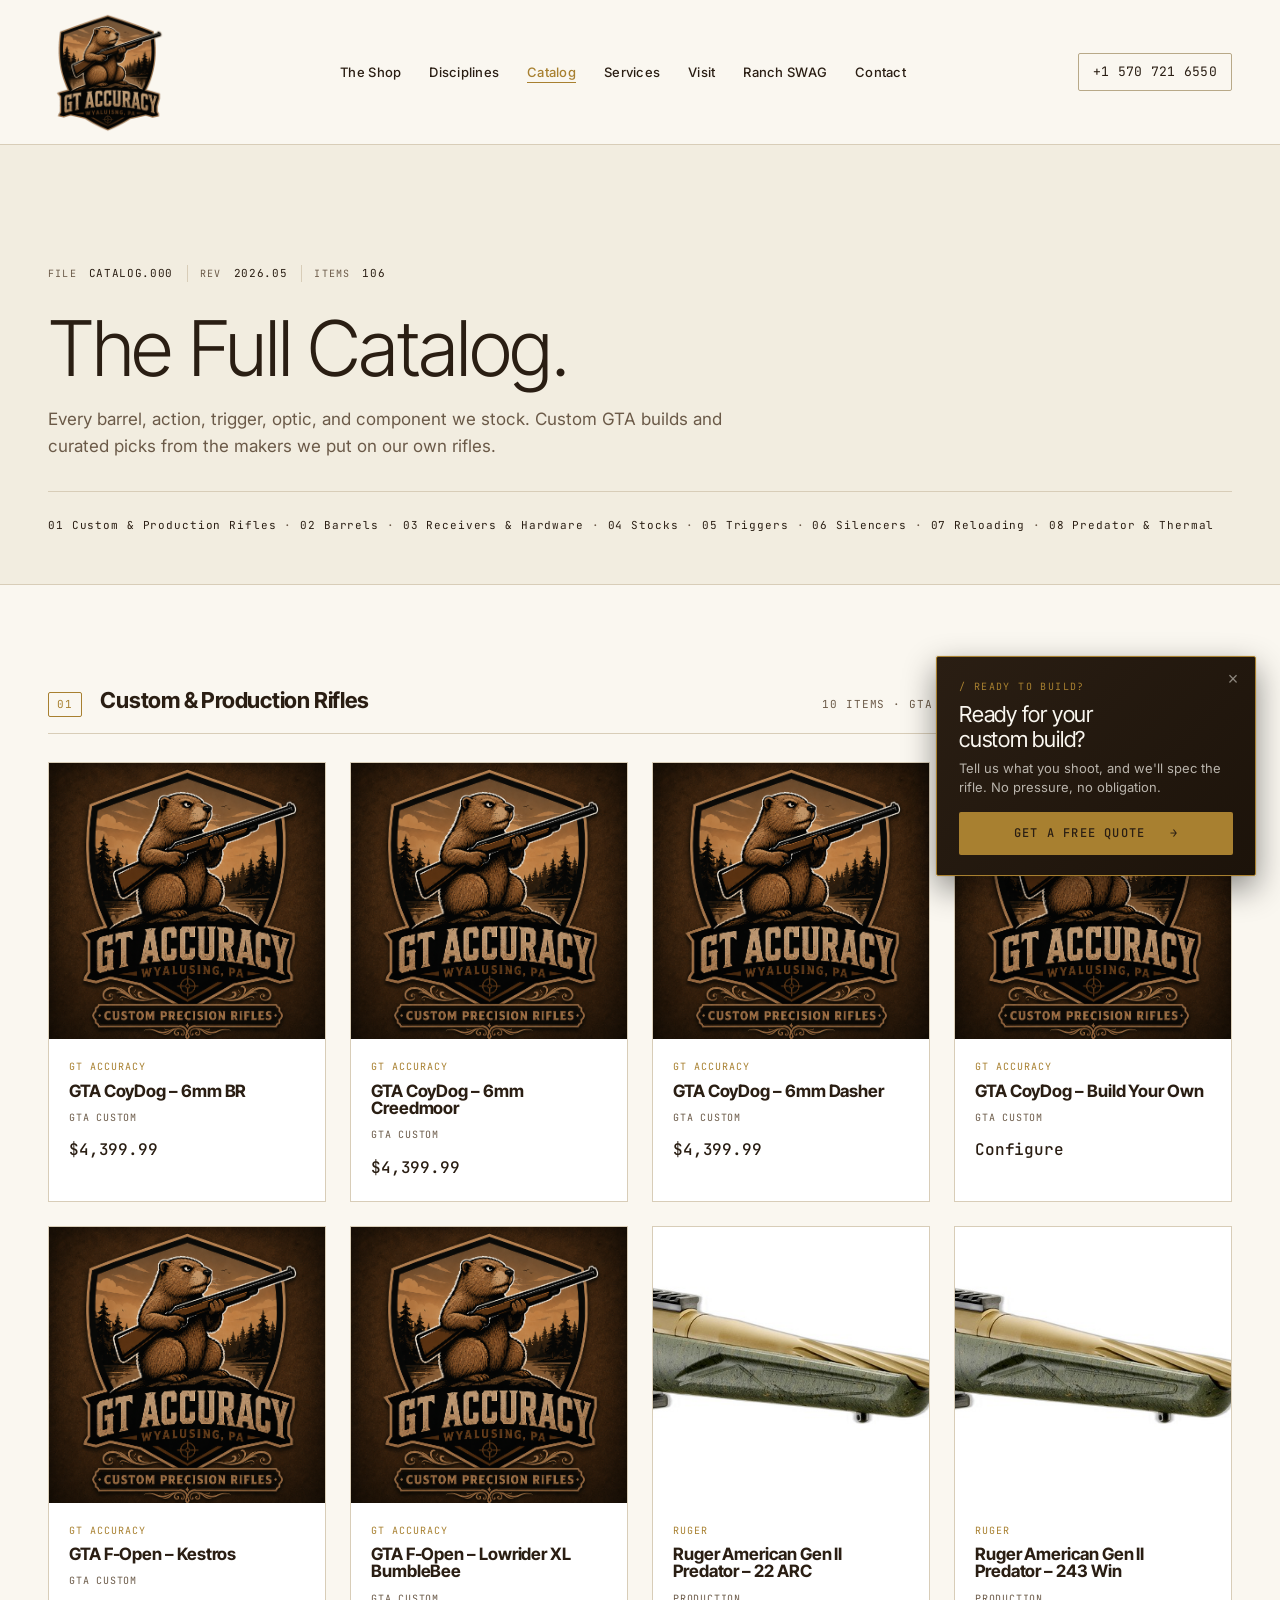
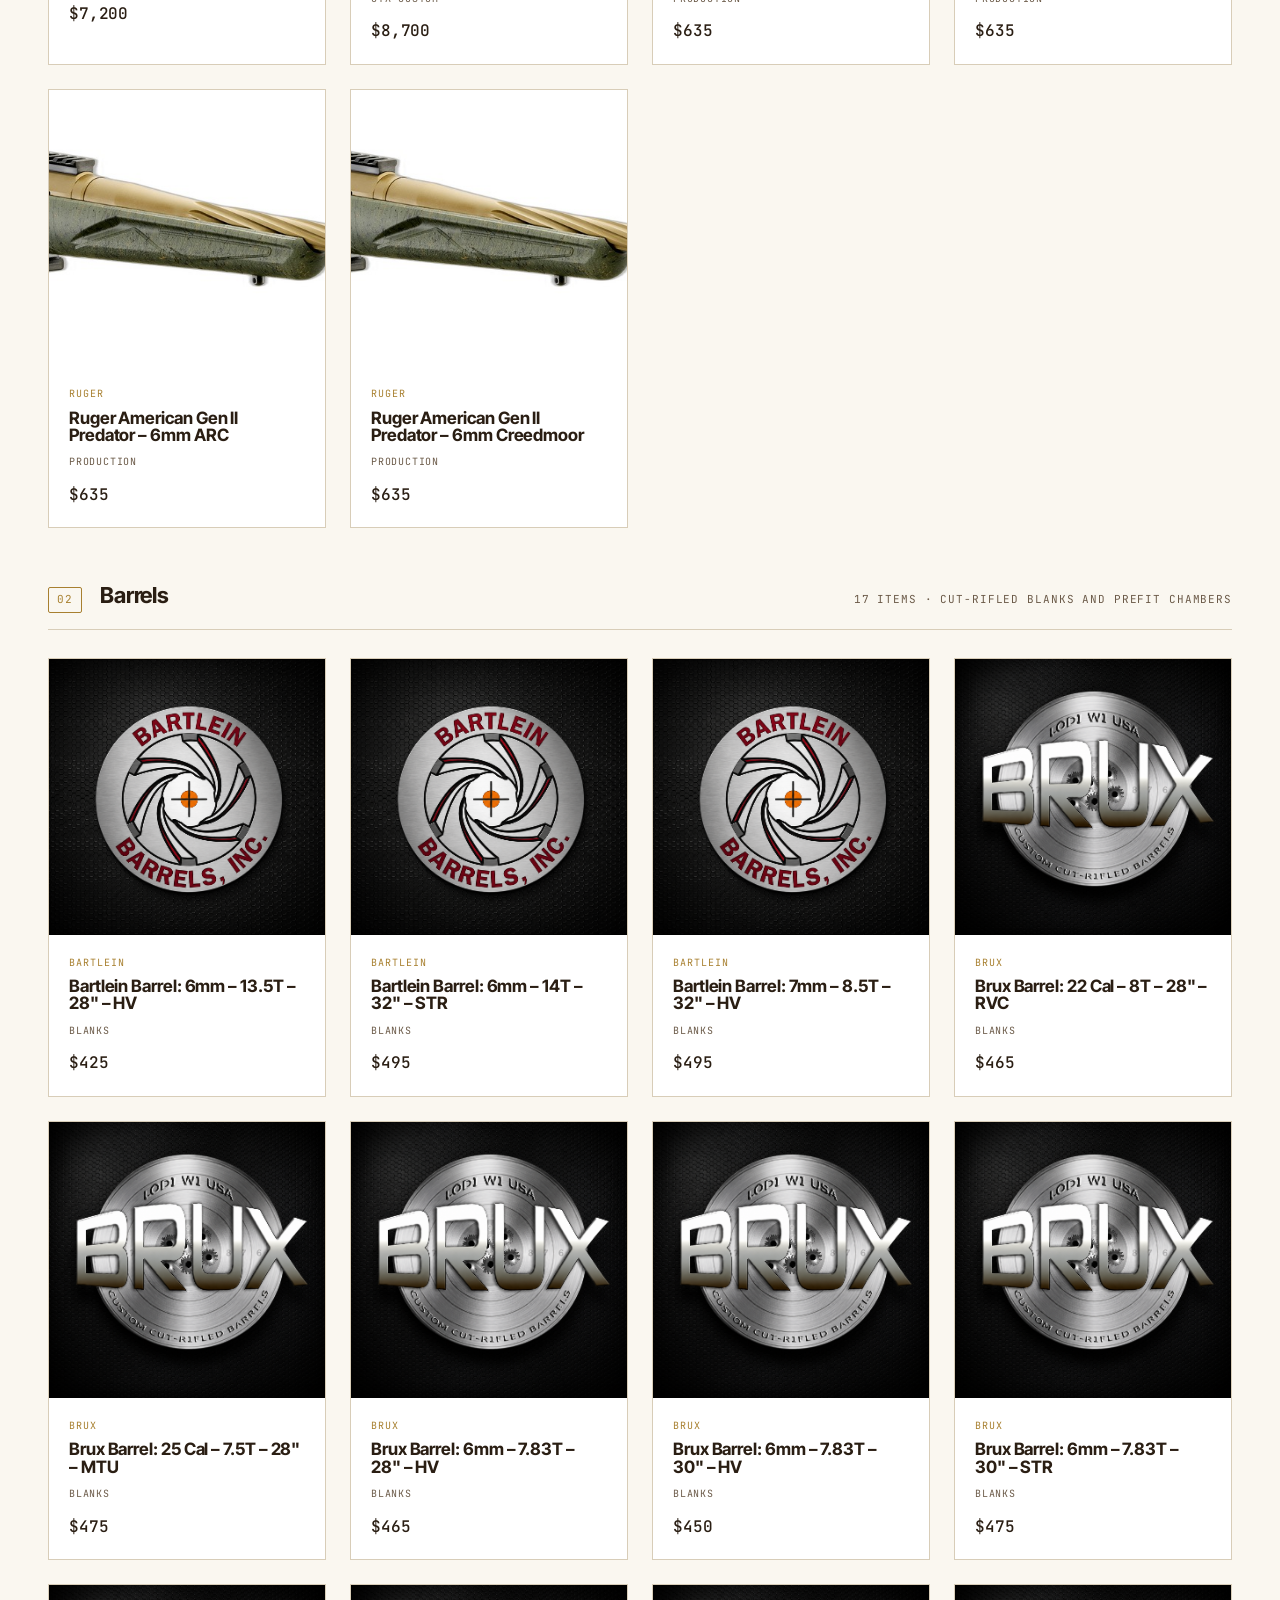
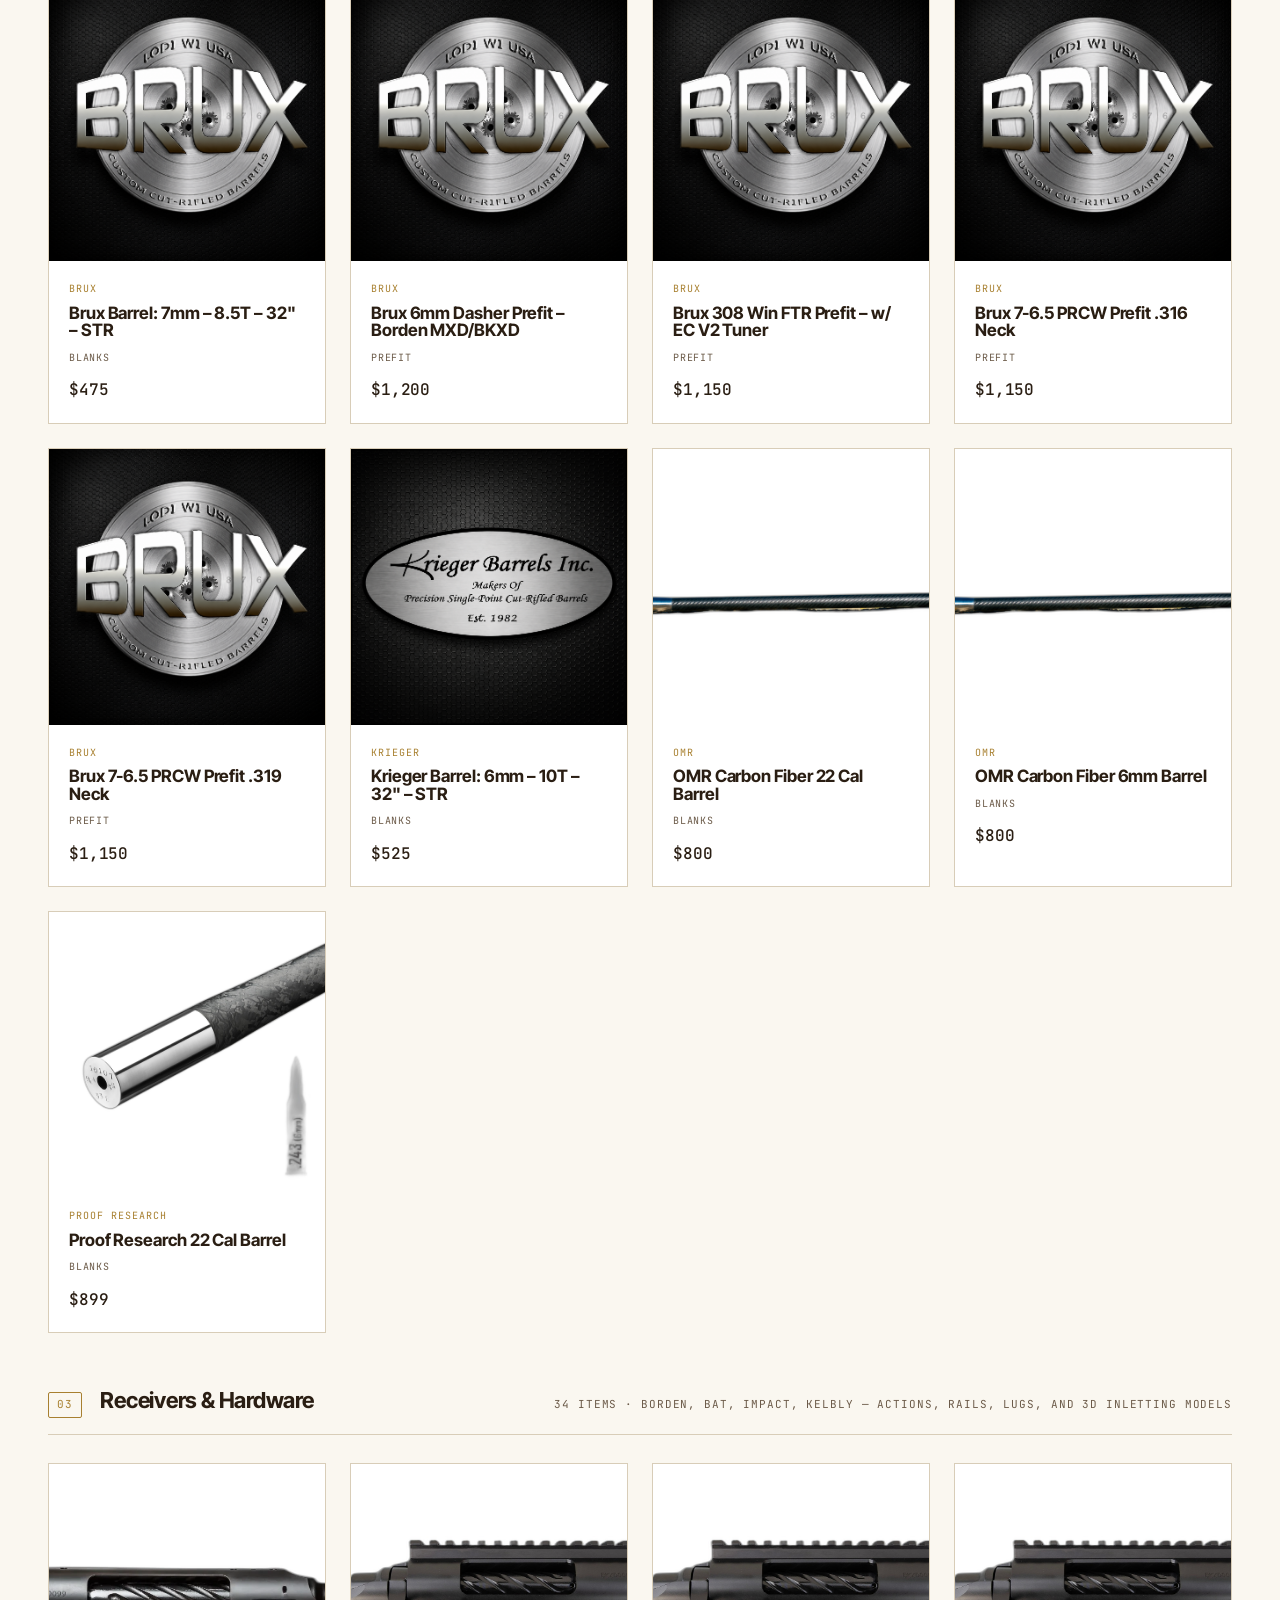
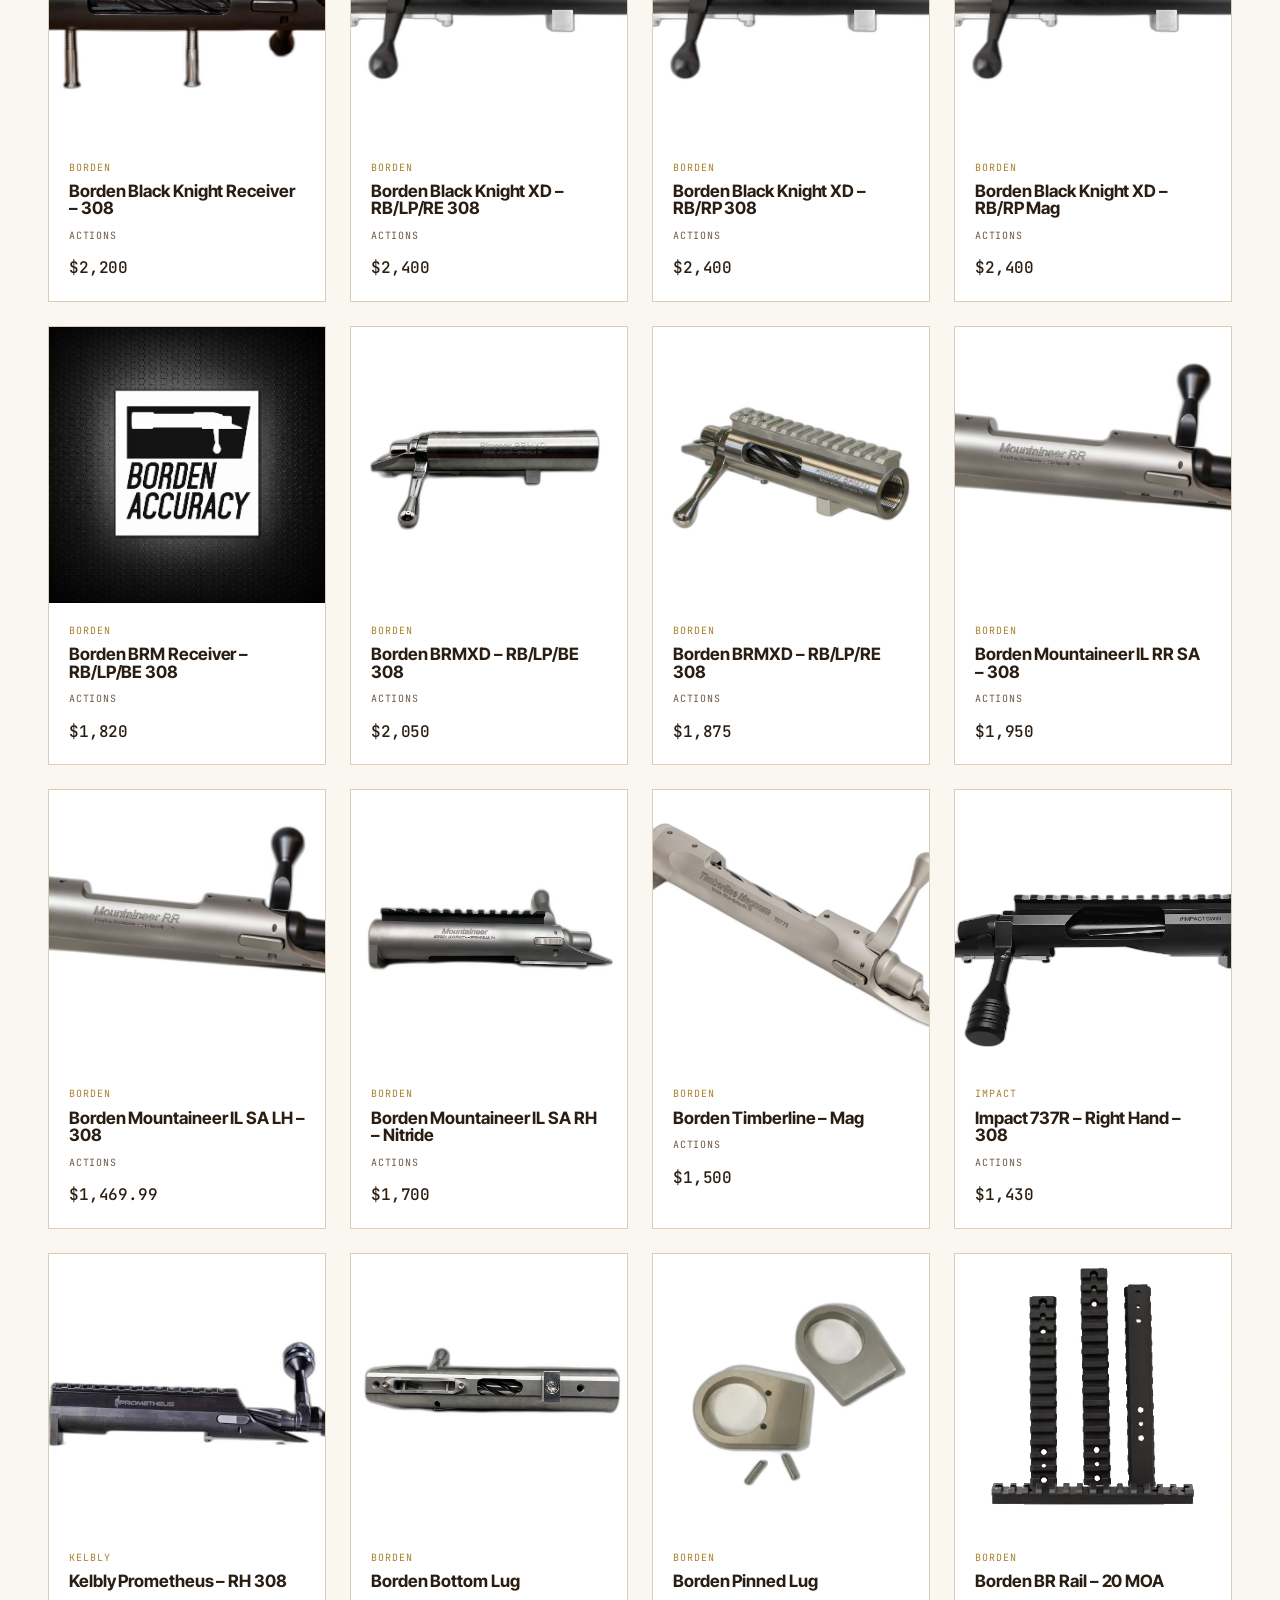
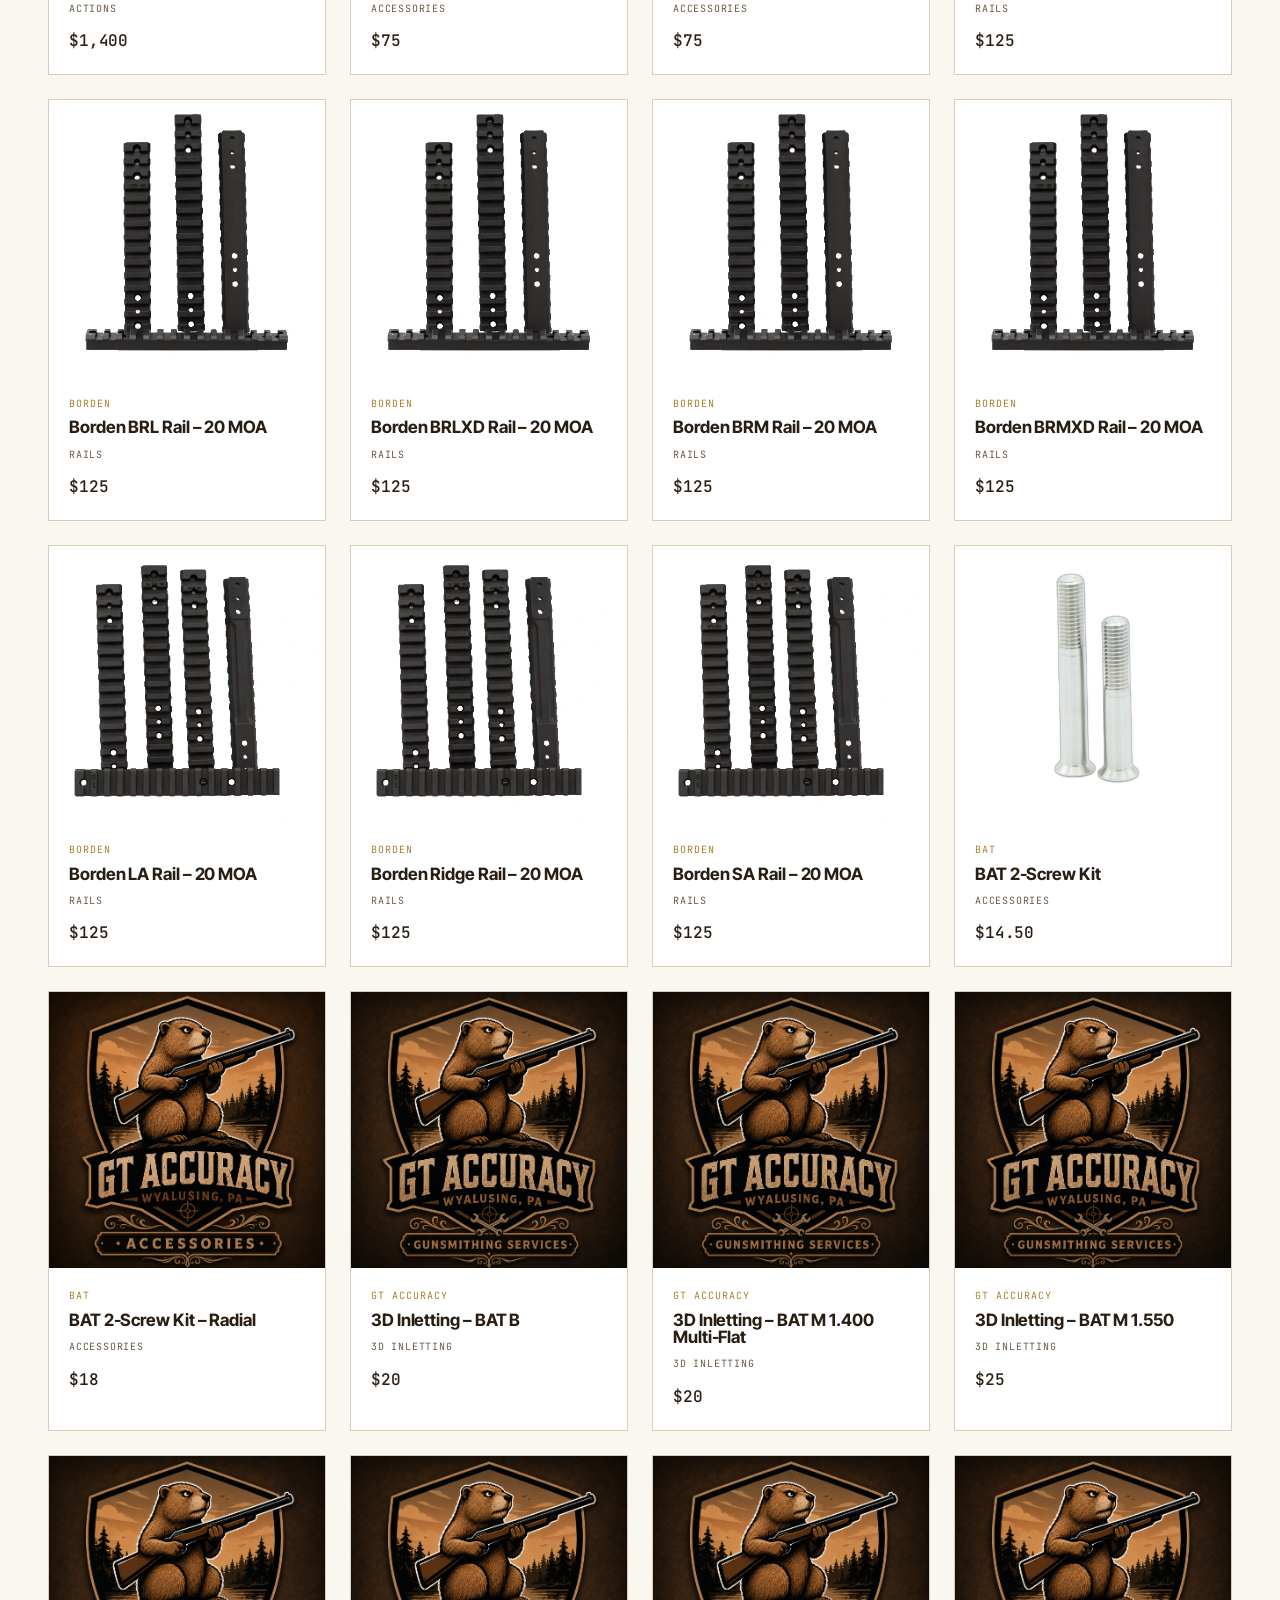
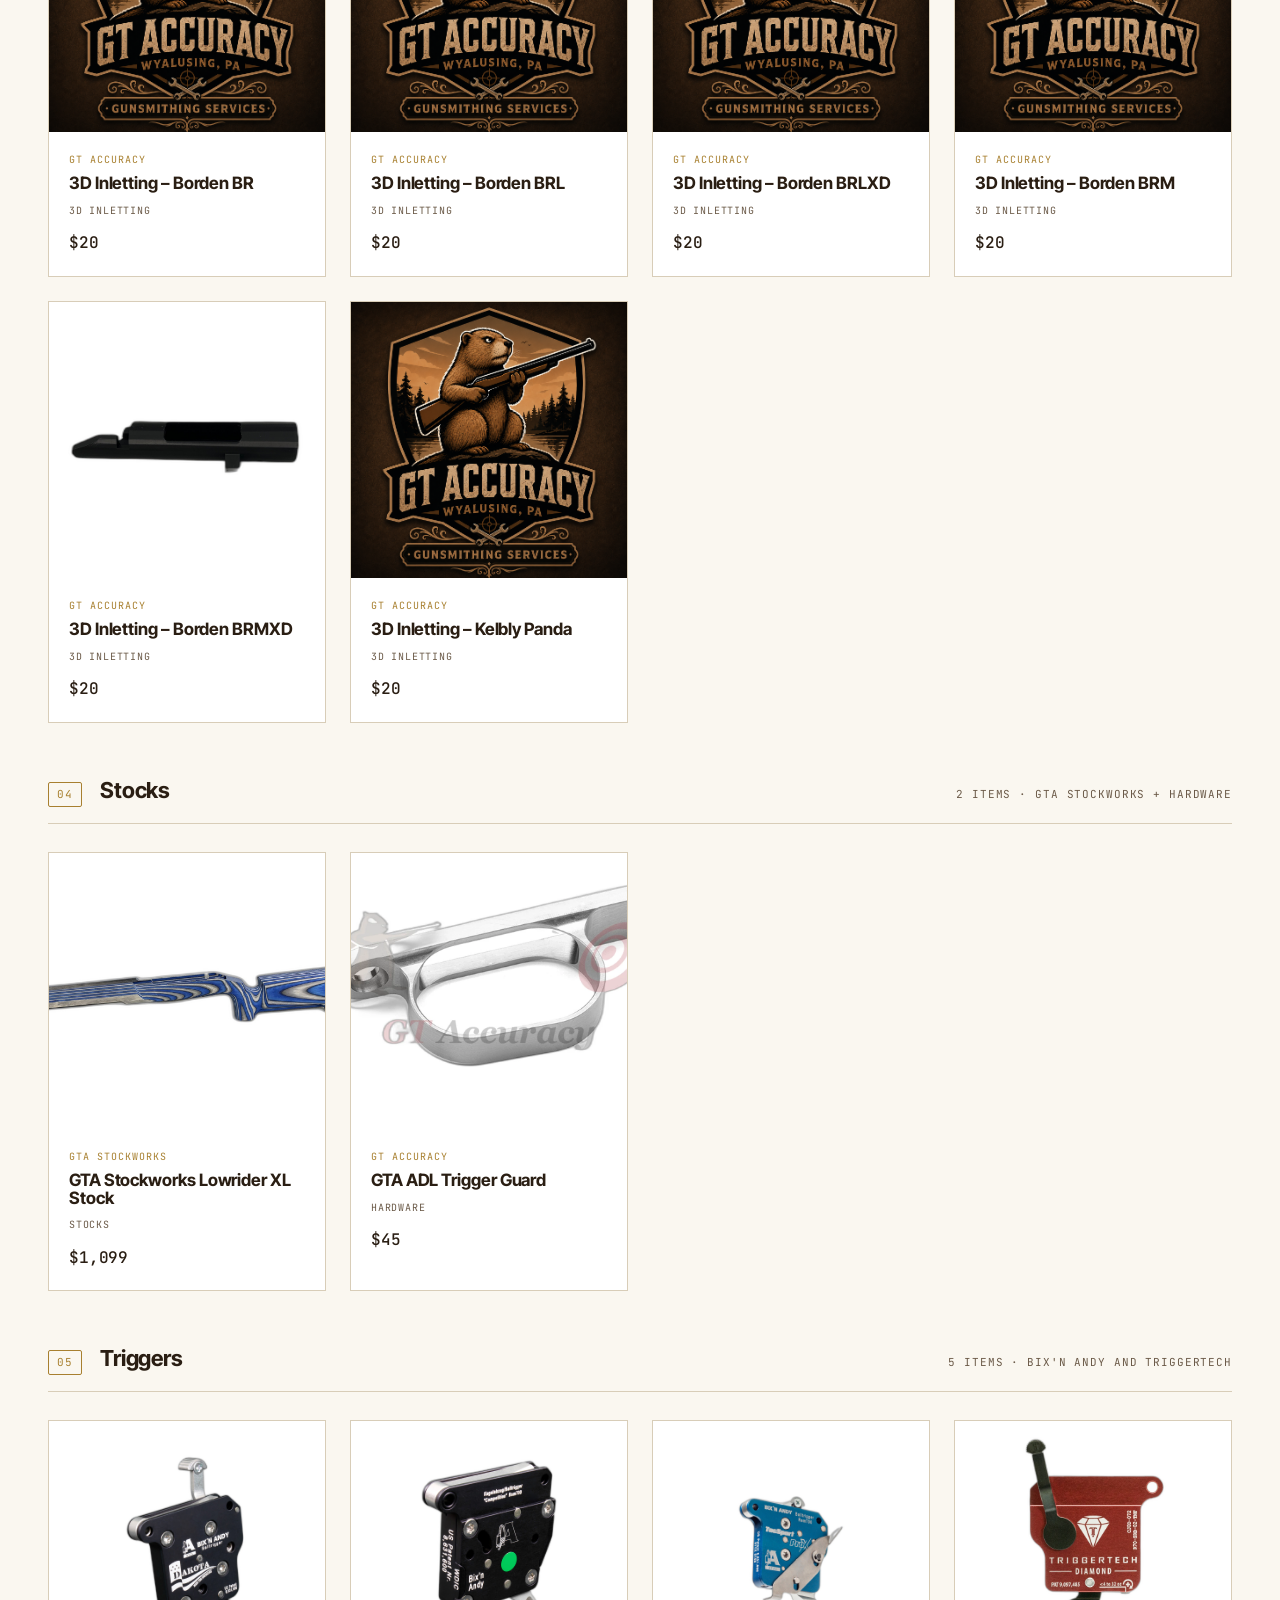
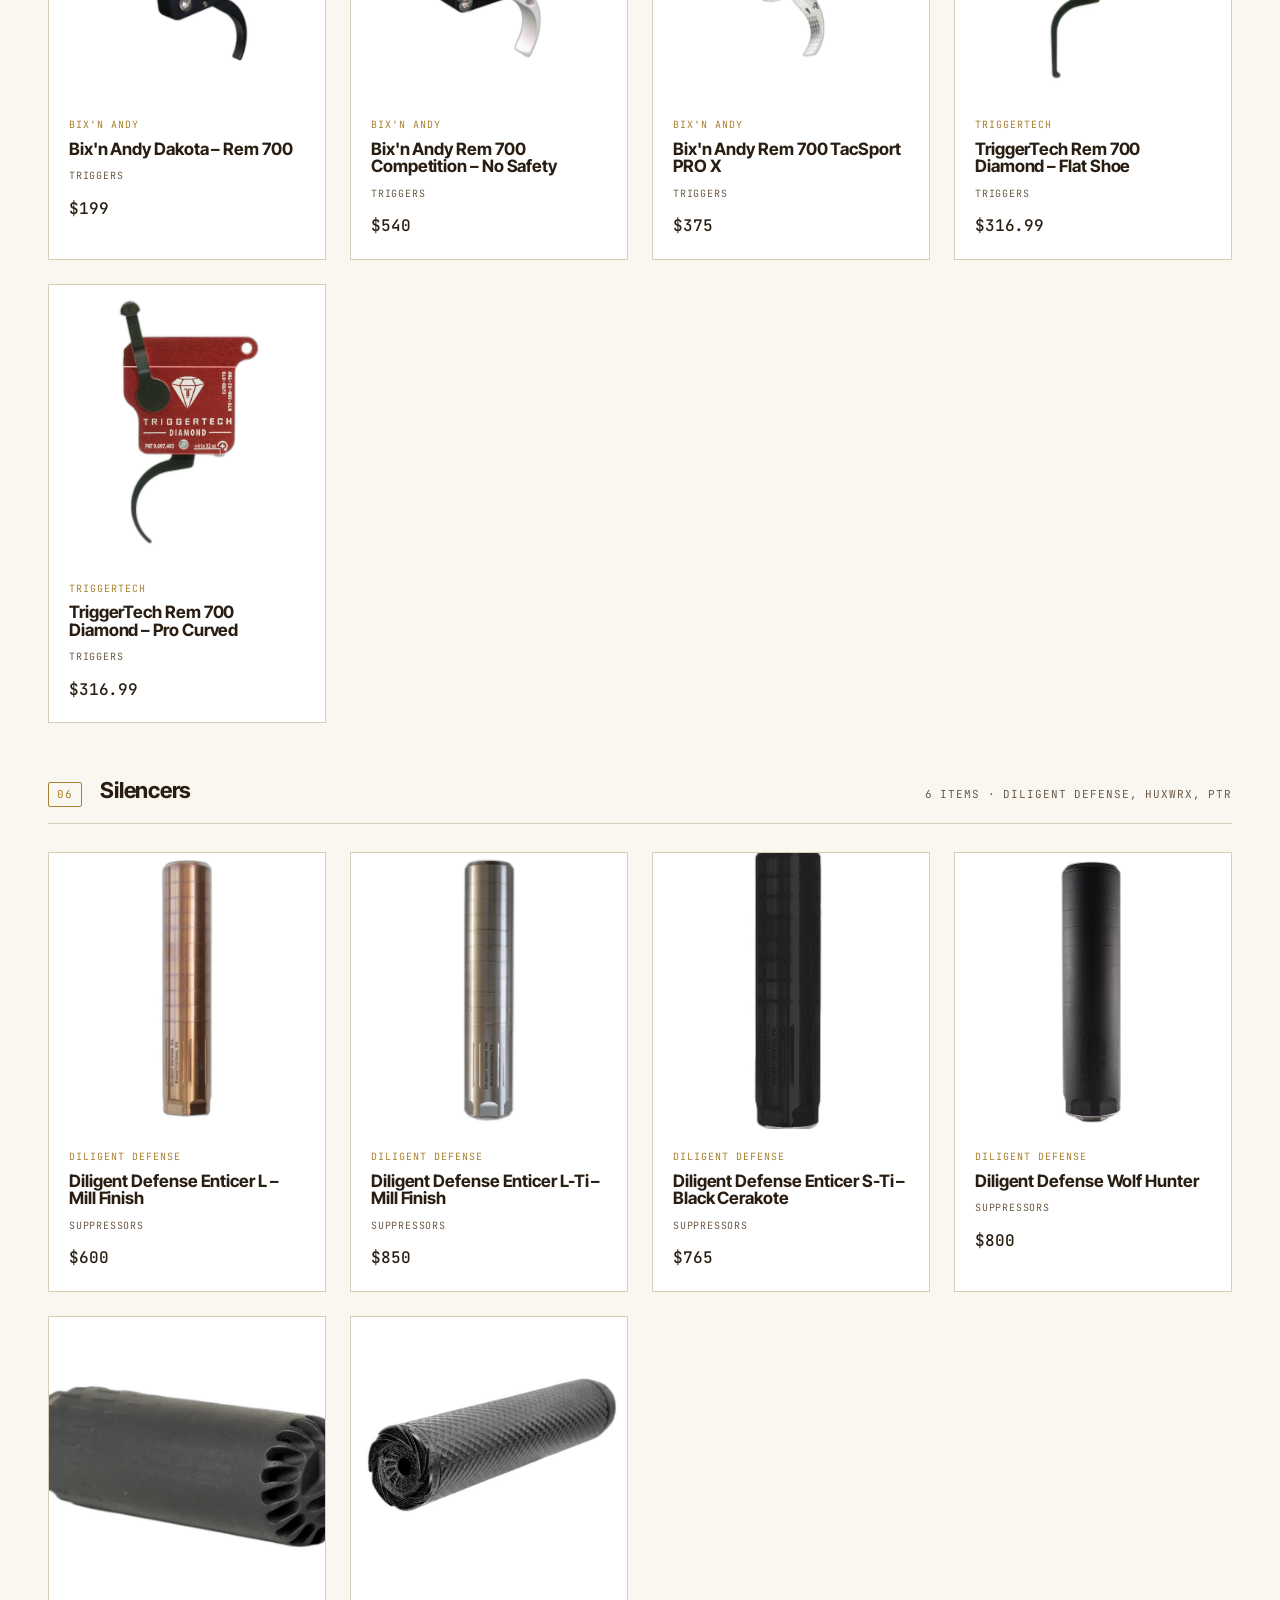
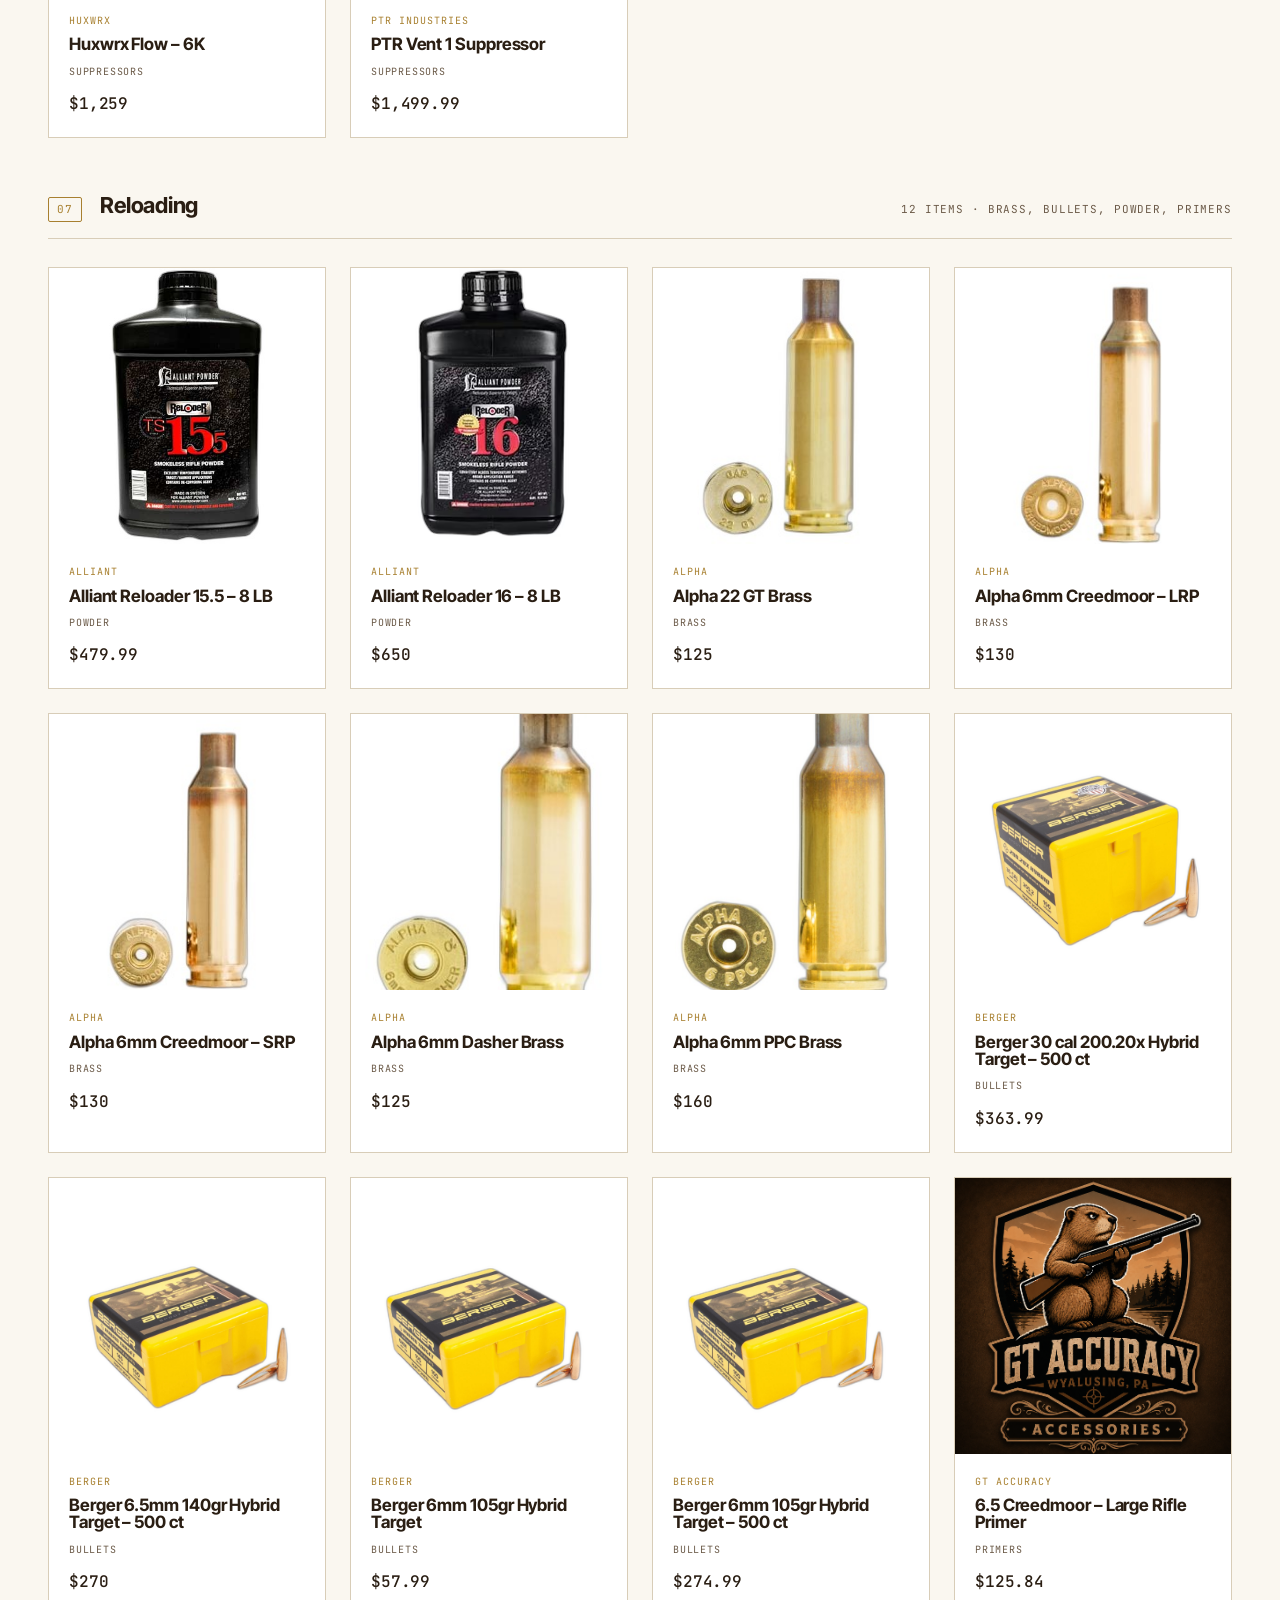
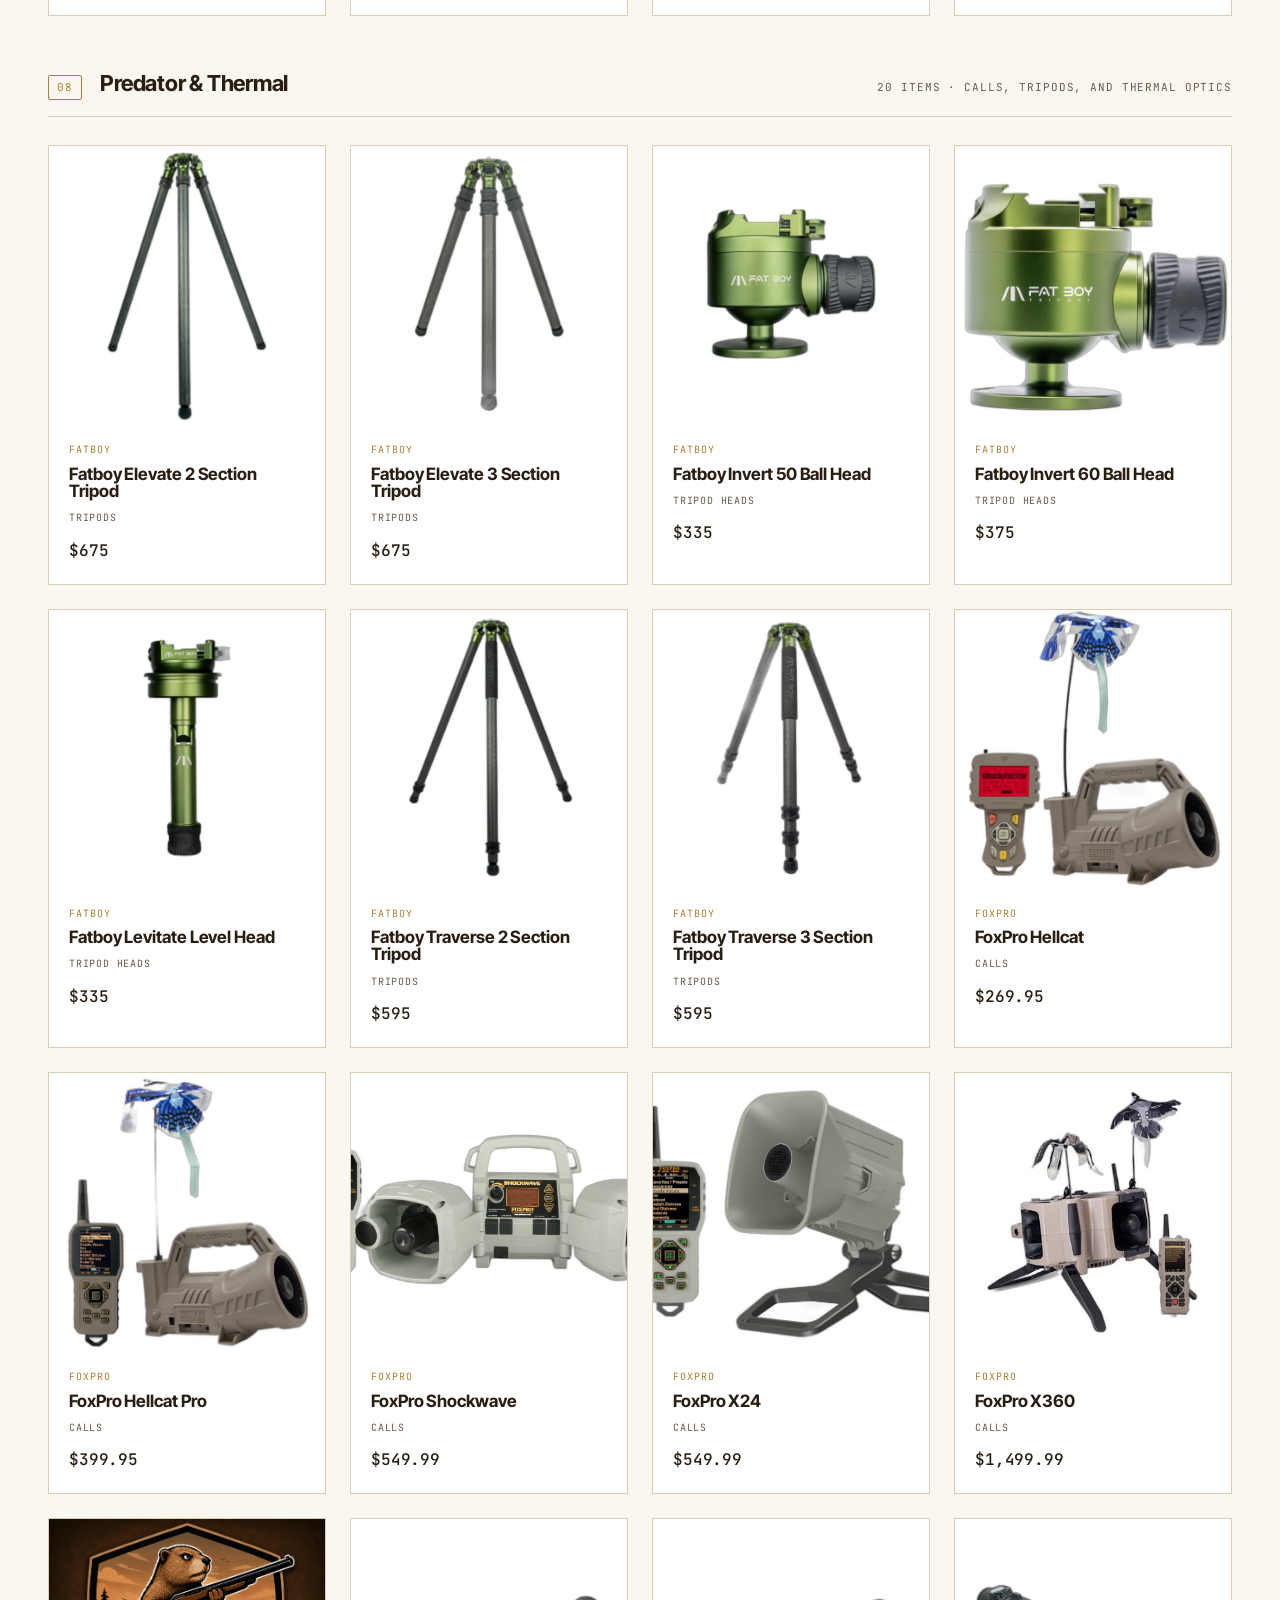
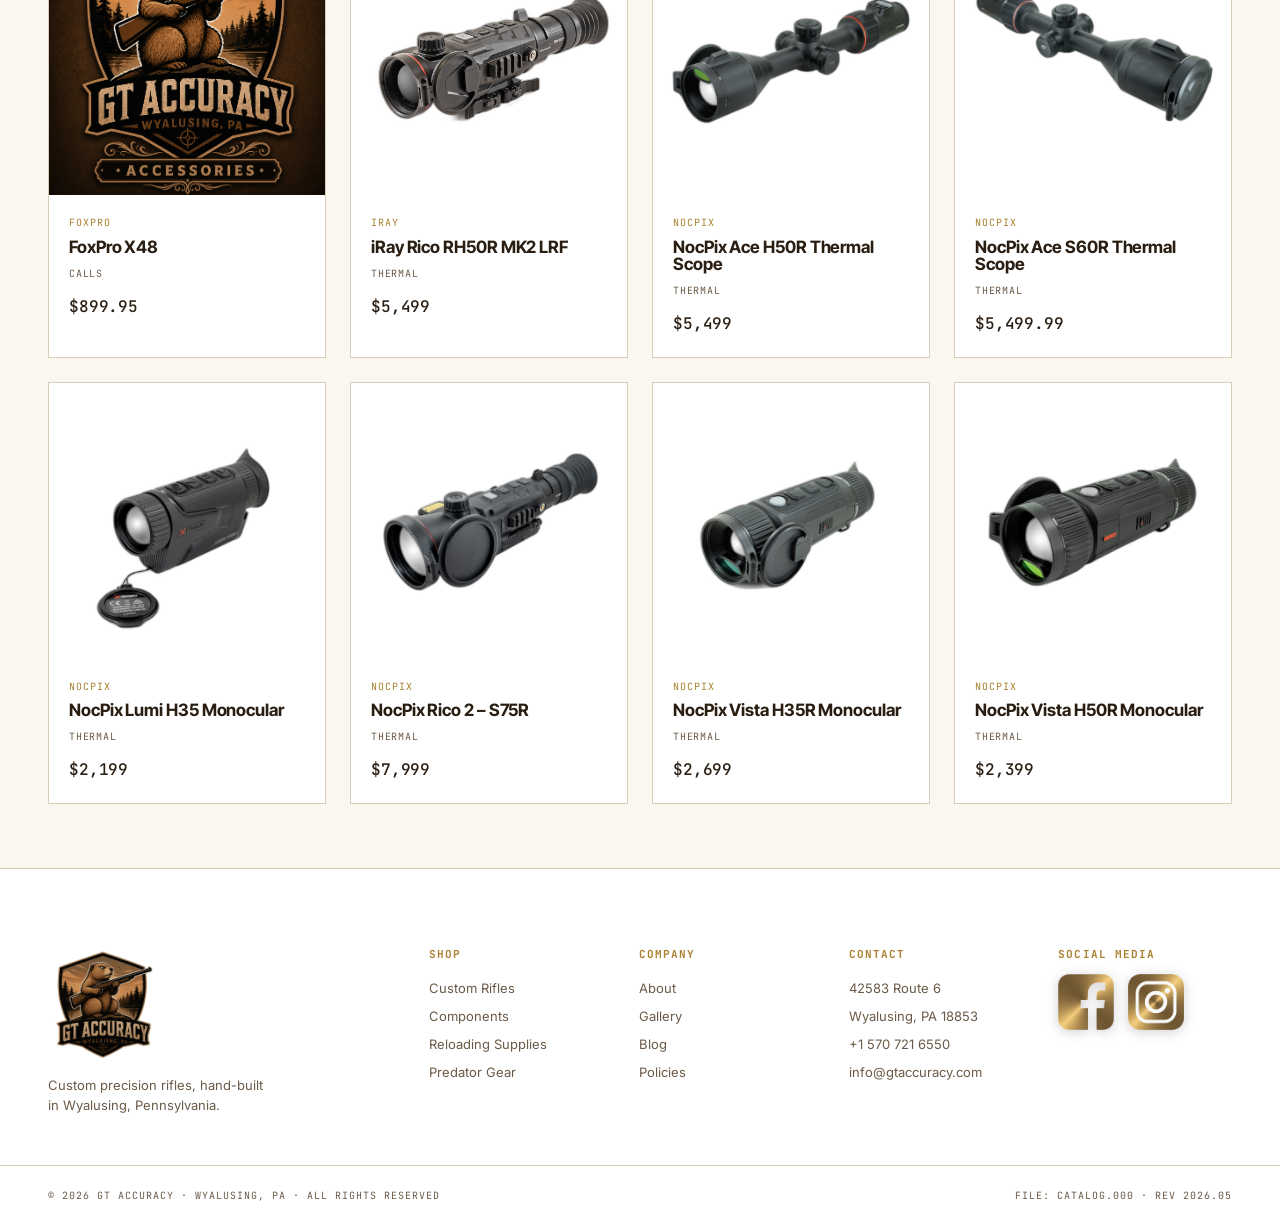
<file: catalog.html>
<!DOCTYPE html>
<html lang="en">
<head>
  <meta charset="UTF-8" />
  <meta name="viewport" content="width=device-width,initial-scale=1" />
  <meta name="description" content="GT Accuracy — full product catalog: rifles, barrels, receivers, triggers, silencers, reloading, predator & thermal." />
  <title>Catalog &mdash; GT Accuracy</title>
  <meta name="theme-color" content="#A88030" />
  <meta name="msapplication-TileColor" content="#A88030" />
  <meta name="apple-mobile-web-app-status-bar-style" content="black-translucent" />
  <link rel="icon" href="assets/images/gt-mark.png" />
  <link rel="preconnect" href="https://fonts.googleapis.com" />
  <link rel="preconnect" href="https://fonts.gstatic.com" crossorigin />
  <link href="https://fonts.googleapis.com/css2?family=Inter:wght@300;400;500;600;700&family=Inter+Tight:wght@300;400;500;700&family=JetBrains+Mono:wght@300;400;500&display=swap" rel="stylesheet" />
  <link rel="stylesheet" href="style.css" />
</head>
<body>

<!-- ── NAV ─────────────────────────────────────── -->
<nav class="nav">
  <div class="nav-inner">
    <a href="index.html" class="nav-brand"><img src="assets/images/logo.png" alt="GT Accuracy" /></a>
    <ul class="nav-links">
      <li><a href="index.html#shop">The Shop</a></li>
      <li><a href="index.html#build">Disciplines</a></li>
      <li><a href="catalog.html" class="active">Catalog</a></li>
      <li><a href="index.html#services">Services</a></li>
      <li><a href="index.html#visit">Visit</a></li>
      <li><a href="index.html#swag">Ranch SWAG</a></li>
      <li><a href="index.html#contact">Contact</a></li>
    </ul>
    <a href="tel:5707216550" class="nav-phone">+1 570 721 6550</a>
  </div>
</nav>

<!-- ── CATALOG HEADER ──────────────────────────── -->
<header class="catalog-hero">
  <div class="container">
    <div class="hero-meta">
      <span class="m">FILE</span>
      <span class="v">CATALOG.000</span>
      <span class="m">REV</span>
      <span class="v">2026.05</span>
      <span class="m">ITEMS</span>
      <span class="v">106</span>
    </div>
    <h1 class="catalog-title">The Full Catalog.</h1>
    <p class="catalog-lede">Every barrel, action, trigger, optic, and component we stock. Custom GTA builds and curated picks from the makers we put on our own rifles.</p>
    <nav class="catalog-jump"><a href="#cat-rifles">01 Custom & Production Rifles</a> &middot; <a href="#cat-barrels">02 Barrels</a> &middot; <a href="#cat-receivers">03 Receivers & Hardware</a> &middot; <a href="#cat-stocks">04 Stocks</a> &middot; <a href="#cat-triggers">05 Triggers</a> &middot; <a href="#cat-silencers">06 Silencers</a> &middot; <a href="#cat-reloading">07 Reloading</a> &middot; <a href="#cat-predator">08 Predator & Thermal</a></nav>
  </div>
</header>

<!-- ── CATALOG SECTIONS ────────────────────────── -->
<section id="catalog" class="catalog">
  <div class="container">
    <div class="catalog-group" id="cat-rifles">
      <div class="group-head">
        <span class="group-num">01</span>
        <h3 class="group-title">Custom & Production Rifles</h3>
        <span class="group-meta">10 items &middot; GTA hand-builds and select factory rifles</span>
      </div>
      <div class="featured-grid">
      <article class="product">
  <div class="product-img product-img--emblem"><img src="assets/images/rifle-emblem.png?v=2" alt="GT Accuracy Custom Precision Rifles" loading="lazy" /></div>
  <div class="product-meta">
    <span class="m">GT ACCURACY</span>
    <h3>GTA CoyDog – 6mm BR</h3>
    <span class="sub">GTA Custom</span>
    <span class="price">$4,399.99</span>
  </div>
</article>
      <article class="product">
  <div class="product-img product-img--emblem"><img src="assets/images/rifle-emblem.png?v=2" alt="GT Accuracy Custom Precision Rifles" loading="lazy" /></div>
  <div class="product-meta">
    <span class="m">GT ACCURACY</span>
    <h3>GTA CoyDog – 6mm Creedmoor</h3>
    <span class="sub">GTA Custom</span>
    <span class="price">$4,399.99</span>
  </div>
</article>
      <article class="product">
  <div class="product-img product-img--emblem"><img src="assets/images/rifle-emblem.png?v=2" alt="GT Accuracy Custom Precision Rifles" loading="lazy" /></div>
  <div class="product-meta">
    <span class="m">GT ACCURACY</span>
    <h3>GTA CoyDog – 6mm Dasher</h3>
    <span class="sub">GTA Custom</span>
    <span class="price">$4,399.99</span>
  </div>
</article>
      <article class="product">
  <div class="product-img product-img--emblem"><img src="assets/images/rifle-emblem.png?v=2" alt="GT Accuracy Custom Precision Rifles" loading="lazy" /></div>
  <div class="product-meta">
    <span class="m">GT ACCURACY</span>
    <h3>GTA CoyDog – Build Your Own</h3>
    <span class="sub">GTA Custom</span>
    <span class="price">Configure</span>
  </div>
</article>
      <article class="product">
  <div class="product-img product-img--emblem"><img src="assets/images/rifle-emblem.png?v=2" alt="GT Accuracy Custom Precision Rifles" loading="lazy" /></div>
  <div class="product-meta">
    <span class="m">GT ACCURACY</span>
    <h3>GTA F-Open – Kestros</h3>
    <span class="sub">GTA Custom</span>
    <span class="price">$7,200</span>
  </div>
</article>
      <article class="product">
  <div class="product-img product-img--emblem"><img src="assets/images/rifle-emblem.png?v=2" alt="GT Accuracy Custom Precision Rifles" loading="lazy" /></div>
  <div class="product-meta">
    <span class="m">GT ACCURACY</span>
    <h3>GTA F-Open – Lowrider XL BumbleBee</h3>
    <span class="sub">GTA Custom</span>
    <span class="price">$8,700</span>
  </div>
</article>
      <article class="product">
  <div class="product-img"><img src="assets/images/shop/Predator_Gen2_2.jpg" alt="Ruger American Gen II Predator – 22 ARC" loading="lazy" /></div>
  <div class="product-meta">
    <span class="m">RUGER</span>
    <h3>Ruger American Gen II Predator – 22 ARC</h3>
    <span class="sub">Production</span>
    <span class="price">$635</span>
  </div>
</article>
      <article class="product">
  <div class="product-img"><img src="assets/images/shop/Predator_Gen2_2.jpg" alt="Ruger American Gen II Predator – 243 Win" loading="lazy" /></div>
  <div class="product-meta">
    <span class="m">RUGER</span>
    <h3>Ruger American Gen II Predator – 243 Win</h3>
    <span class="sub">Production</span>
    <span class="price">$635</span>
  </div>
</article>
      <article class="product">
  <div class="product-img"><img src="assets/images/shop/Predator_Gen2_2.jpg" alt="Ruger American Gen II Predator – 6mm ARC" loading="lazy" /></div>
  <div class="product-meta">
    <span class="m">RUGER</span>
    <h3>Ruger American Gen II Predator – 6mm ARC</h3>
    <span class="sub">Production</span>
    <span class="price">$635</span>
  </div>
</article>
      <article class="product">
  <div class="product-img"><img src="assets/images/shop/Predator_Gen2_2.jpg" alt="Ruger American Gen II Predator – 6mm Creedmoor" loading="lazy" /></div>
  <div class="product-meta">
    <span class="m">RUGER</span>
    <h3>Ruger American Gen II Predator – 6mm Creedmoor</h3>
    <span class="sub">Production</span>
    <span class="price">$635</span>
  </div>
</article>
      </div>
    </div>
    <div class="catalog-group" id="cat-barrels">
      <div class="group-head">
        <span class="group-num">02</span>
        <h3 class="group-title">Barrels</h3>
        <span class="group-meta">17 items &middot; Cut-rifled blanks and prefit chambers</span>
      </div>
      <div class="featured-grid">
      <article class="product">
  <div class="product-img product-img--emblem"><img src="assets/images/bartlein-emblem.png?v=2" alt="Bartlein Barrels" loading="lazy" /></div>
  <div class="product-meta">
    <span class="m">BARTLEIN</span>
    <h3>Bartlein Barrel: 6mm – 13.5T – 28" – HV</h3>
    <span class="sub">Blanks</span>
    <span class="price">$425</span>
  </div>
</article>
      <article class="product">
  <div class="product-img product-img--emblem"><img src="assets/images/bartlein-emblem.png?v=2" alt="Bartlein Barrels" loading="lazy" /></div>
  <div class="product-meta">
    <span class="m">BARTLEIN</span>
    <h3>Bartlein Barrel: 6mm – 14T – 32" – STR</h3>
    <span class="sub">Blanks</span>
    <span class="price">$495</span>
  </div>
</article>
      <article class="product">
  <div class="product-img product-img--emblem"><img src="assets/images/bartlein-emblem.png?v=2" alt="Bartlein Barrels" loading="lazy" /></div>
  <div class="product-meta">
    <span class="m">BARTLEIN</span>
    <h3>Bartlein Barrel: 7mm – 8.5T – 32" – HV</h3>
    <span class="sub">Blanks</span>
    <span class="price">$495</span>
  </div>
</article>
      <article class="product">
  <div class="product-img product-img--emblem"><img src="assets/images/brux-emblem.png?v=2" alt="Brux Barrels" loading="lazy" /></div>
  <div class="product-meta">
    <span class="m">BRUX</span>
    <h3>Brux Barrel: 22 Cal – 8T – 28" – RVC</h3>
    <span class="sub">Blanks</span>
    <span class="price">$465</span>
  </div>
</article>
      <article class="product">
  <div class="product-img product-img--emblem"><img src="assets/images/brux-emblem.png?v=2" alt="Brux Barrels" loading="lazy" /></div>
  <div class="product-meta">
    <span class="m">BRUX</span>
    <h3>Brux Barrel: 25 Cal – 7.5T – 28" – MTU</h3>
    <span class="sub">Blanks</span>
    <span class="price">$475</span>
  </div>
</article>
      <article class="product">
  <div class="product-img product-img--emblem"><img src="assets/images/brux-emblem.png?v=2" alt="Brux Barrels" loading="lazy" /></div>
  <div class="product-meta">
    <span class="m">BRUX</span>
    <h3>Brux Barrel: 6mm – 7.83T – 28" – HV</h3>
    <span class="sub">Blanks</span>
    <span class="price">$465</span>
  </div>
</article>
      <article class="product">
  <div class="product-img product-img--emblem"><img src="assets/images/brux-emblem.png?v=2" alt="Brux Barrels" loading="lazy" /></div>
  <div class="product-meta">
    <span class="m">BRUX</span>
    <h3>Brux Barrel: 6mm – 7.83T – 30" – HV</h3>
    <span class="sub">Blanks</span>
    <span class="price">$450</span>
  </div>
</article>
      <article class="product">
  <div class="product-img product-img--emblem"><img src="assets/images/brux-emblem.png?v=2" alt="Brux Barrels" loading="lazy" /></div>
  <div class="product-meta">
    <span class="m">BRUX</span>
    <h3>Brux Barrel: 6mm – 7.83T – 30" – STR</h3>
    <span class="sub">Blanks</span>
    <span class="price">$475</span>
  </div>
</article>
      <article class="product">
  <div class="product-img product-img--emblem"><img src="assets/images/brux-emblem.png?v=2" alt="Brux Barrels" loading="lazy" /></div>
  <div class="product-meta">
    <span class="m">BRUX</span>
    <h3>Brux Barrel: 7mm – 8.5T – 32" – STR</h3>
    <span class="sub">Blanks</span>
    <span class="price">$475</span>
  </div>
</article>
      <article class="product">
  <div class="product-img product-img--emblem"><img src="assets/images/brux-emblem.png?v=2" alt="Brux Barrels" loading="lazy" /></div>
  <div class="product-meta">
    <span class="m">BRUX</span>
    <h3>Brux 6mm Dasher Prefit – Borden MXD/BKXD</h3>
    <span class="sub">Prefit</span>
    <span class="price">$1,200</span>
  </div>
</article>
      <article class="product">
  <div class="product-img product-img--emblem"><img src="assets/images/brux-emblem.png?v=2" alt="Brux Barrels" loading="lazy" /></div>
  <div class="product-meta">
    <span class="m">BRUX</span>
    <h3>Brux 308 Win FTR Prefit – w/ EC V2 Tuner</h3>
    <span class="sub">Prefit</span>
    <span class="price">$1,150</span>
  </div>
</article>
      <article class="product">
  <div class="product-img product-img--emblem"><img src="assets/images/brux-emblem.png?v=2" alt="Brux Barrels" loading="lazy" /></div>
  <div class="product-meta">
    <span class="m">BRUX</span>
    <h3>Brux 7-6.5 PRCW Prefit .316 Neck</h3>
    <span class="sub">Prefit</span>
    <span class="price">$1,150</span>
  </div>
</article>
      <article class="product">
  <div class="product-img product-img--emblem"><img src="assets/images/brux-emblem.png?v=2" alt="Brux Barrels" loading="lazy" /></div>
  <div class="product-meta">
    <span class="m">BRUX</span>
    <h3>Brux 7-6.5 PRCW Prefit .319 Neck</h3>
    <span class="sub">Prefit</span>
    <span class="price">$1,150</span>
  </div>
</article>
      <article class="product">
  <div class="product-img product-img--emblem"><img src="assets/images/krieger-emblem.png?v=2" alt="Krieger Barrels" loading="lazy" /></div>
  <div class="product-meta">
    <span class="m">KRIEGER</span>
    <h3>Krieger Barrel: 6mm – 10T – 32" – STR</h3>
    <span class="sub">Blanks</span>
    <span class="price">$525</span>
  </div>
</article>
      <article class="product">
  <div class="product-img"><img src="assets/images/shop/OMR_Blank.jpg" alt="OMR Carbon Fiber 22 Cal Barrel" loading="lazy" /></div>
  <div class="product-meta">
    <span class="m">OMR</span>
    <h3>OMR Carbon Fiber 22 Cal Barrel</h3>
    <span class="sub">Blanks</span>
    <span class="price">$800</span>
  </div>
</article>
      <article class="product">
  <div class="product-img"><img src="assets/images/shop/OMR_Blank.jpg" alt="OMR Carbon Fiber 6mm Barrel" loading="lazy" /></div>
  <div class="product-meta">
    <span class="m">OMR</span>
    <h3>OMR Carbon Fiber 6mm Barrel</h3>
    <span class="sub">Blanks</span>
    <span class="price">$800</span>
  </div>
</article>
      <article class="product">
  <div class="product-img"><img src="assets/images/shop/PR_6mm.jpg" alt="Proof Research 22 Cal Barrel" loading="lazy" /></div>
  <div class="product-meta">
    <span class="m">PROOF RESEARCH</span>
    <h3>Proof Research 22 Cal Barrel</h3>
    <span class="sub">Blanks</span>
    <span class="price">$899</span>
  </div>
</article>
      </div>
    </div>
    <div class="catalog-group" id="cat-receivers">
      <div class="group-head">
        <span class="group-num">03</span>
        <h3 class="group-title">Receivers & Hardware</h3>
        <span class="group-meta">34 items &middot; Borden, BAT, Impact, Kelbly — actions, rails, lugs, and 3D inletting models</span>
      </div>
      <div class="featured-grid">
      <article class="product">
  <div class="product-img"><img src="assets/images/shop/B-RLR-LS.webp" alt="Borden Black Knight Receiver – 308" loading="lazy" /></div>
  <div class="product-meta">
    <span class="m">BORDEN</span>
    <h3>Borden Black Knight Receiver – 308</h3>
    <span class="sub">Actions</span>
    <span class="price">$2,200</span>
  </div>
</article>
      <article class="product">
  <div class="product-img"><img src="assets/images/shop/BKXD.jpg" alt="Borden Black Knight XD – RB/LP/RE 308" loading="lazy" /></div>
  <div class="product-meta">
    <span class="m">BORDEN</span>
    <h3>Borden Black Knight XD – RB/LP/RE 308</h3>
    <span class="sub">Actions</span>
    <span class="price">$2,400</span>
  </div>
</article>
      <article class="product">
  <div class="product-img"><img src="assets/images/shop/BKXD.jpg" alt="Borden Black Knight XD – RB/RP 308" loading="lazy" /></div>
  <div class="product-meta">
    <span class="m">BORDEN</span>
    <h3>Borden Black Knight XD – RB/RP 308</h3>
    <span class="sub">Actions</span>
    <span class="price">$2,400</span>
  </div>
</article>
      <article class="product">
  <div class="product-img"><img src="assets/images/shop/BKXD.jpg" alt="Borden Black Knight XD – RB/RP Mag" loading="lazy" /></div>
  <div class="product-meta">
    <span class="m">BORDEN</span>
    <h3>Borden Black Knight XD – RB/RP Mag</h3>
    <span class="sub">Actions</span>
    <span class="price">$2,400</span>
  </div>
</article>
      <article class="product">
  <div class="product-img product-img--emblem"><img src="assets/images/borden-emblem.png?v=2" alt="Borden Accuracy" loading="lazy" /></div>
  <div class="product-meta">
    <span class="m">BORDEN</span>
    <h3>Borden BRM Receiver – RB/LP/BE 308</h3>
    <span class="sub">Actions</span>
    <span class="price">$1,820</span>
  </div>
</article>
      <article class="product">
  <div class="product-img"><img src="assets/images/shop/IMG_8426.jpeg" alt="Borden BRMXD – RB/LP/BE 308" loading="lazy" /></div>
  <div class="product-meta">
    <span class="m">BORDEN</span>
    <h3>Borden BRMXD – RB/LP/BE 308</h3>
    <span class="sub">Actions</span>
    <span class="price">$2,050</span>
  </div>
</article>
      <article class="product">
  <div class="product-img"><img src="assets/images/shop/MXD-RBLPRE-e1736023420534.jpg" alt="Borden BRMXD – RB/LP/RE 308" loading="lazy" /></div>
  <div class="product-meta">
    <span class="m">BORDEN</span>
    <h3>Borden BRMXD – RB/LP/RE 308</h3>
    <span class="sub">Actions</span>
    <span class="price">$1,875</span>
  </div>
</article>
      <article class="product">
  <div class="product-img"><img src="assets/images/shop/Borden_MountaineerRR.jpg" alt="Borden Mountaineer IL RR SA – 308" loading="lazy" /></div>
  <div class="product-meta">
    <span class="m">BORDEN</span>
    <h3>Borden Mountaineer IL RR SA – 308</h3>
    <span class="sub">Actions</span>
    <span class="price">$1,950</span>
  </div>
</article>
      <article class="product">
  <div class="product-img"><img src="assets/images/shop/Borden_MountaineerRR.jpg" alt="Borden Mountaineer IL SA LH – 308" loading="lazy" /></div>
  <div class="product-meta">
    <span class="m">BORDEN</span>
    <h3>Borden Mountaineer IL SA LH – 308</h3>
    <span class="sub">Actions</span>
    <span class="price">$1,469.99</span>
  </div>
</article>
      <article class="product">
  <div class="product-img"><img src="assets/images/shop/IMG_8418.jpeg" alt="Borden Mountaineer IL SA RH – Nitride" loading="lazy" /></div>
  <div class="product-meta">
    <span class="m">BORDEN</span>
    <h3>Borden Mountaineer IL SA RH – Nitride</h3>
    <span class="sub">Actions</span>
    <span class="price">$1,700</span>
  </div>
</article>
      <article class="product">
  <div class="product-img"><img src="assets/images/shop/Borden_Timberline.jpg" alt="Borden Timberline – Mag" loading="lazy" /></div>
  <div class="product-meta">
    <span class="m">BORDEN</span>
    <h3>Borden Timberline – Mag</h3>
    <span class="sub">Actions</span>
    <span class="price">$1,500</span>
  </div>
</article>
      <article class="product">
  <div class="product-img"><img src="assets/images/shop/737-Right.webp" alt="Impact 737R – Right Hand – 308" loading="lazy" /></div>
  <div class="product-meta">
    <span class="m">IMPACT</span>
    <h3>Impact 737R – Right Hand – 308</h3>
    <span class="sub">Actions</span>
    <span class="price">$1,430</span>
  </div>
</article>
      <article class="product">
  <div class="product-img"><img src="assets/images/shop/Kelbly-Prometheus-Shots-9.jpg" alt="Kelbly Prometheus – RH 308" loading="lazy" /></div>
  <div class="product-meta">
    <span class="m">KELBLY</span>
    <h3>Kelbly Prometheus – RH 308</h3>
    <span class="sub">Actions</span>
    <span class="price">$1,400</span>
  </div>
</article>
      <article class="product">
  <div class="product-img"><img src="assets/images/shop/IMG_8428.jpeg" alt="Borden Bottom Lug" loading="lazy" /></div>
  <div class="product-meta">
    <span class="m">BORDEN</span>
    <h3>Borden Bottom Lug</h3>
    <span class="sub">Accessories</span>
    <span class="price">$75</span>
  </div>
</article>
      <article class="product">
  <div class="product-img"><img src="assets/images/shop/Borden_PinnedLug.webp" alt="Borden Pinned Lug" loading="lazy" /></div>
  <div class="product-meta">
    <span class="m">BORDEN</span>
    <h3>Borden Pinned Lug</h3>
    <span class="sub">Accessories</span>
    <span class="price">$75</span>
  </div>
</article>
      <article class="product">
  <div class="product-img"><img src="assets/images/shop/Borden-BR-Rails.webp" alt="Borden BR Rail – 20 MOA" loading="lazy" /></div>
  <div class="product-meta">
    <span class="m">BORDEN</span>
    <h3>Borden BR Rail – 20 MOA</h3>
    <span class="sub">Rails</span>
    <span class="price">$125</span>
  </div>
</article>
      <article class="product">
  <div class="product-img"><img src="assets/images/shop/Borden-BR-Rails.webp" alt="Borden BRL Rail – 20 MOA" loading="lazy" /></div>
  <div class="product-meta">
    <span class="m">BORDEN</span>
    <h3>Borden BRL Rail – 20 MOA</h3>
    <span class="sub">Rails</span>
    <span class="price">$125</span>
  </div>
</article>
      <article class="product">
  <div class="product-img"><img src="assets/images/shop/Borden-BR-Rails.webp" alt="Borden BRLXD Rail – 20 MOA" loading="lazy" /></div>
  <div class="product-meta">
    <span class="m">BORDEN</span>
    <h3>Borden BRLXD Rail – 20 MOA</h3>
    <span class="sub">Rails</span>
    <span class="price">$125</span>
  </div>
</article>
      <article class="product">
  <div class="product-img"><img src="assets/images/shop/Borden-BR-Rails.webp" alt="Borden BRM Rail – 20 MOA" loading="lazy" /></div>
  <div class="product-meta">
    <span class="m">BORDEN</span>
    <h3>Borden BRM Rail – 20 MOA</h3>
    <span class="sub">Rails</span>
    <span class="price">$125</span>
  </div>
</article>
      <article class="product">
  <div class="product-img"><img src="assets/images/shop/Borden-BR-Rails.webp" alt="Borden BRMXD Rail – 20 MOA" loading="lazy" /></div>
  <div class="product-meta">
    <span class="m">BORDEN</span>
    <h3>Borden BRMXD Rail – 20 MOA</h3>
    <span class="sub">Rails</span>
    <span class="price">$125</span>
  </div>
</article>
      <article class="product">
  <div class="product-img"><img src="assets/images/shop/Borden-Rem700_Rail.webp" alt="Borden LA Rail – 20 MOA" loading="lazy" /></div>
  <div class="product-meta">
    <span class="m">BORDEN</span>
    <h3>Borden LA Rail – 20 MOA</h3>
    <span class="sub">Rails</span>
    <span class="price">$125</span>
  </div>
</article>
      <article class="product">
  <div class="product-img"><img src="assets/images/shop/Borden-Rem700_Rail.webp" alt="Borden Ridge Rail – 20 MOA" loading="lazy" /></div>
  <div class="product-meta">
    <span class="m">BORDEN</span>
    <h3>Borden Ridge Rail – 20 MOA</h3>
    <span class="sub">Rails</span>
    <span class="price">$125</span>
  </div>
</article>
      <article class="product">
  <div class="product-img"><img src="assets/images/shop/Borden-Rem700_Rail.webp" alt="Borden SA Rail – 20 MOA" loading="lazy" /></div>
  <div class="product-meta">
    <span class="m">BORDEN</span>
    <h3>Borden SA Rail – 20 MOA</h3>
    <span class="sub">Rails</span>
    <span class="price">$125</span>
  </div>
</article>
      <article class="product">
  <div class="product-img"><img src="assets/images/shop/BAT-Screws-L_S.jpg" alt="BAT 2-Screw Kit" loading="lazy" /></div>
  <div class="product-meta">
    <span class="m">BAT</span>
    <h3>BAT 2-Screw Kit</h3>
    <span class="sub">Accessories</span>
    <span class="price">$14.50</span>
  </div>
</article>
      <article class="product">
  <div class="product-img product-img--emblem"><img src="assets/images/accessories-emblem.png?v=2" alt="GT Accuracy Accessories" loading="lazy" /></div>
  <div class="product-meta">
    <span class="m">BAT</span>
    <h3>BAT 2-Screw Kit – Radial</h3>
    <span class="sub">Accessories</span>
    <span class="price">$18</span>
  </div>
</article>
      <article class="product">
  <div class="product-img product-img--emblem"><img src="assets/images/services-emblem.png?v=2" alt="GT Accuracy Gunsmithing Services" loading="lazy" /></div>
  <div class="product-meta">
    <span class="m">GT ACCURACY</span>
    <h3>3D Inletting – BAT B</h3>
    <span class="sub">3D Inletting</span>
    <span class="price">$20</span>
  </div>
</article>
      <article class="product">
  <div class="product-img product-img--emblem"><img src="assets/images/services-emblem.png?v=2" alt="GT Accuracy Gunsmithing Services" loading="lazy" /></div>
  <div class="product-meta">
    <span class="m">GT ACCURACY</span>
    <h3>3D Inletting – BAT M 1.400 Multi-Flat</h3>
    <span class="sub">3D Inletting</span>
    <span class="price">$20</span>
  </div>
</article>
      <article class="product">
  <div class="product-img product-img--emblem"><img src="assets/images/services-emblem.png?v=2" alt="GT Accuracy Gunsmithing Services" loading="lazy" /></div>
  <div class="product-meta">
    <span class="m">GT ACCURACY</span>
    <h3>3D Inletting – BAT M 1.550</h3>
    <span class="sub">3D Inletting</span>
    <span class="price">$25</span>
  </div>
</article>
      <article class="product">
  <div class="product-img product-img--emblem"><img src="assets/images/services-emblem.png?v=2" alt="GT Accuracy Gunsmithing Services" loading="lazy" /></div>
  <div class="product-meta">
    <span class="m">GT ACCURACY</span>
    <h3>3D Inletting – Borden BR</h3>
    <span class="sub">3D Inletting</span>
    <span class="price">$20</span>
  </div>
</article>
      <article class="product">
  <div class="product-img product-img--emblem"><img src="assets/images/services-emblem.png?v=2" alt="GT Accuracy Gunsmithing Services" loading="lazy" /></div>
  <div class="product-meta">
    <span class="m">GT ACCURACY</span>
    <h3>3D Inletting – Borden BRL</h3>
    <span class="sub">3D Inletting</span>
    <span class="price">$20</span>
  </div>
</article>
      <article class="product">
  <div class="product-img product-img--emblem"><img src="assets/images/services-emblem.png?v=2" alt="GT Accuracy Gunsmithing Services" loading="lazy" /></div>
  <div class="product-meta">
    <span class="m">GT ACCURACY</span>
    <h3>3D Inletting – Borden BRLXD</h3>
    <span class="sub">3D Inletting</span>
    <span class="price">$20</span>
  </div>
</article>
      <article class="product">
  <div class="product-img product-img--emblem"><img src="assets/images/services-emblem.png?v=2" alt="GT Accuracy Gunsmithing Services" loading="lazy" /></div>
  <div class="product-meta">
    <span class="m">GT ACCURACY</span>
    <h3>3D Inletting – Borden BRM</h3>
    <span class="sub">3D Inletting</span>
    <span class="price">$20</span>
  </div>
</article>
      <article class="product">
  <div class="product-img"><img src="assets/images/shop/BordenBRMXD-2.jpg" alt="3D Inletting – Borden BRMXD" loading="lazy" /></div>
  <div class="product-meta">
    <span class="m">GT ACCURACY</span>
    <h3>3D Inletting – Borden BRMXD</h3>
    <span class="sub">3D Inletting</span>
    <span class="price">$20</span>
  </div>
</article>
      <article class="product">
  <div class="product-img product-img--emblem"><img src="assets/images/services-emblem.png?v=2" alt="GT Accuracy Gunsmithing Services" loading="lazy" /></div>
  <div class="product-meta">
    <span class="m">GT ACCURACY</span>
    <h3>3D Inletting – Kelbly Panda</h3>
    <span class="sub">3D Inletting</span>
    <span class="price">$20</span>
  </div>
</article>
      </div>
    </div>
    <div class="catalog-group" id="cat-stocks">
      <div class="group-head">
        <span class="group-num">04</span>
        <h3 class="group-title">Stocks</h3>
        <span class="group-meta">2 items &middot; GTA Stockworks + hardware</span>
      </div>
      <div class="featured-grid">
      <article class="product">
  <div class="product-img"><img src="assets/images/shop/GTA-LR-BlueWave.jpg" alt="GTA Stockworks Lowrider XL Stock" loading="lazy" /></div>
  <div class="product-meta">
    <span class="m">GTA STOCKWORKS</span>
    <h3>GTA Stockworks Lowrider XL Stock</h3>
    <span class="sub">Stocks</span>
    <span class="price">$1,099</span>
  </div>
</article>
      <article class="product">
  <div class="product-img"><img src="assets/images/shop/GTA_Triger_Guard-1Hole.webp" alt="GTA ADL Trigger Guard" loading="lazy" /></div>
  <div class="product-meta">
    <span class="m">GT ACCURACY</span>
    <h3>GTA ADL Trigger Guard</h3>
    <span class="sub">Hardware</span>
    <span class="price">$45</span>
  </div>
</article>
      </div>
    </div>
    <div class="catalog-group" id="cat-triggers">
      <div class="group-head">
        <span class="group-num">05</span>
        <h3 class="group-title">Triggers</h3>
        <span class="group-meta">5 items &middot; Bix'n Andy and TriggerTech</span>
      </div>
      <div class="featured-grid">
      <article class="product">
  <div class="product-img"><img src="assets/images/shop/TRBX0103.jpg" alt="Bix'n Andy Dakota – Rem 700" loading="lazy" /></div>
  <div class="product-meta">
    <span class="m">BIX'N ANDY</span>
    <h3>Bix'n Andy Dakota – Rem 700</h3>
    <span class="sub">Triggers</span>
    <span class="price">$199</span>
  </div>
</article>
      <article class="product">
  <div class="product-img"><img src="assets/images/shop/TRBX0001.jpg" alt="Bix'n Andy Rem 700 Competition – No Safety" loading="lazy" /></div>
  <div class="product-meta">
    <span class="m">BIX'N ANDY</span>
    <h3>Bix'n Andy Rem 700 Competition – No Safety</h3>
    <span class="sub">Triggers</span>
    <span class="price">$540</span>
  </div>
</article>
      <article class="product">
  <div class="product-img"><img src="assets/images/shop/TRBX0112.jpg" alt="Bix'n Andy Rem 700 TacSport PRO X" loading="lazy" /></div>
  <div class="product-meta">
    <span class="m">BIX'N ANDY</span>
    <h3>Bix'n Andy Rem 700 TacSport PRO X</h3>
    <span class="sub">Triggers</span>
    <span class="price">$375</span>
  </div>
</article>
      <article class="product">
  <div class="product-img"><img src="assets/images/shop/R70-SRB-02-TNF_1.webp" alt="TriggerTech Rem 700 Diamond – Flat Shoe" loading="lazy" /></div>
  <div class="product-meta">
    <span class="m">TRIGGERTECH</span>
    <h3>TriggerTech Rem 700 Diamond – Flat Shoe</h3>
    <span class="sub">Triggers</span>
    <span class="price">$316.99</span>
  </div>
</article>
      <article class="product">
  <div class="product-img"><img src="assets/images/shop/R70-SRB-02-TNP_1.webp" alt="TriggerTech Rem 700 Diamond – Pro Curved" loading="lazy" /></div>
  <div class="product-meta">
    <span class="m">TRIGGERTECH</span>
    <h3>TriggerTech Rem 700 Diamond – Pro Curved</h3>
    <span class="sub">Triggers</span>
    <span class="price">$316.99</span>
  </div>
</article>
      </div>
    </div>
    <div class="catalog-group" id="cat-silencers">
      <div class="group-head">
        <span class="group-num">06</span>
        <h3 class="group-title">Silencers</h3>
        <span class="group-meta">6 items &middot; Diligent Defense, Huxwrx, PTR</span>
      </div>
      <div class="featured-grid">
      <article class="product">
  <div class="product-img"><img src="assets/images/shop/Enticer-L-MF.webp" alt="Diligent Defense Enticer L – Mill Finish" loading="lazy" /></div>
  <div class="product-meta">
    <span class="m">DILIGENT DEFENSE</span>
    <h3>Diligent Defense Enticer L – Mill Finish</h3>
    <span class="sub">Suppressors</span>
    <span class="price">$600</span>
  </div>
</article>
      <article class="product">
  <div class="product-img"><img src="assets/images/shop/Enticer-LTI-Mill-Finish.webp" alt="Diligent Defense Enticer L-Ti – Mill Finish" loading="lazy" /></div>
  <div class="product-meta">
    <span class="m">DILIGENT DEFENSE</span>
    <h3>Diligent Defense Enticer L-Ti – Mill Finish</h3>
    <span class="sub">Suppressors</span>
    <span class="price">$850</span>
  </div>
</article>
      <article class="product">
  <div class="product-img"><img src="assets/images/shop/Enticer_S-Blk.webp" alt="Diligent Defense Enticer S-Ti – Black Cerakote" loading="lazy" /></div>
  <div class="product-meta">
    <span class="m">DILIGENT DEFENSE</span>
    <h3>Diligent Defense Enticer S-Ti – Black Cerakote</h3>
    <span class="sub">Suppressors</span>
    <span class="price">$765</span>
  </div>
</article>
      <article class="product">
  <div class="product-img"><img src="assets/images/shop/Wolf-Hunter-w_DTA_2.webp" alt="Diligent Defense Wolf Hunter" loading="lazy" /></div>
  <div class="product-meta">
    <span class="m">DILIGENT DEFENSE</span>
    <h3>Diligent Defense Wolf Hunter</h3>
    <span class="sub">Suppressors</span>
    <span class="price">$800</span>
  </div>
</article>
      <article class="product">
  <div class="product-img"><img src="assets/images/shop/Huxwrx-Flow-6K.webp" alt="Huxwrx Flow – 6K" loading="lazy" /></div>
  <div class="product-meta">
    <span class="m">HUXWRX</span>
    <h3>Huxwrx Flow – 6K</h3>
    <span class="sub">Suppressors</span>
    <span class="price">$1,259</span>
  </div>
</article>
      <article class="product">
  <div class="product-img"><img src="assets/images/shop/VENT1-3.webp" alt="PTR Vent 1 Suppressor" loading="lazy" /></div>
  <div class="product-meta">
    <span class="m">PTR INDUSTRIES</span>
    <h3>PTR Vent 1 Suppressor</h3>
    <span class="sub">Suppressors</span>
    <span class="price">$1,499.99</span>
  </div>
</article>
      </div>
    </div>
    <div class="catalog-group" id="cat-reloading">
      <div class="group-head">
        <span class="group-num">07</span>
        <h3 class="group-title">Reloading</h3>
        <span class="group-meta">12 items &middot; Brass, bullets, powder, primers</span>
      </div>
      <div class="featured-grid">
      <article class="product">
  <div class="product-img"><img src="assets/images/shop/Reloader15_5.jpg" alt="Alliant Reloader 15.5 – 8 LB" loading="lazy" /></div>
  <div class="product-meta">
    <span class="m">ALLIANT</span>
    <h3>Alliant Reloader 15.5 – 8 LB</h3>
    <span class="sub">Powder</span>
    <span class="price">$479.99</span>
  </div>
</article>
      <article class="product">
  <div class="product-img"><img src="assets/images/shop/Reloader-16.avif" alt="Alliant Reloader 16 – 8 LB" loading="lazy" /></div>
  <div class="product-meta">
    <span class="m">ALLIANT</span>
    <h3>Alliant Reloader 16 – 8 LB</h3>
    <span class="sub">Powder</span>
    <span class="price">$650</span>
  </div>
</article>
      <article class="product">
  <div class="product-img"><img src="assets/images/shop/Alpha-22-GT-SRP.jpeg" alt="Alpha 22 GT Brass" loading="lazy" /></div>
  <div class="product-meta">
    <span class="m">ALPHA</span>
    <h3>Alpha 22 GT Brass</h3>
    <span class="sub">Brass</span>
    <span class="price">$125</span>
  </div>
</article>
      <article class="product">
  <div class="product-img"><img src="assets/images/shop/Alpha-6-Creedmoor-LRP.jpg" alt="Alpha 6mm Creedmoor – LRP" loading="lazy" /></div>
  <div class="product-meta">
    <span class="m">ALPHA</span>
    <h3>Alpha 6mm Creedmoor – LRP</h3>
    <span class="sub">Brass</span>
    <span class="price">$130</span>
  </div>
</article>
      <article class="product">
  <div class="product-img"><img src="assets/images/shop/Alpha-6-Creedmoor-SRP.jpg" alt="Alpha 6mm Creedmoor – SRP" loading="lazy" /></div>
  <div class="product-meta">
    <span class="m">ALPHA</span>
    <h3>Alpha 6mm Creedmoor – SRP</h3>
    <span class="sub">Brass</span>
    <span class="price">$130</span>
  </div>
</article>
      <article class="product">
  <div class="product-img"><img src="assets/images/shop/Alpha-6mm-Dasher.jpeg" alt="Alpha 6mm Dasher Brass" loading="lazy" /></div>
  <div class="product-meta">
    <span class="m">ALPHA</span>
    <h3>Alpha 6mm Dasher Brass</h3>
    <span class="sub">Brass</span>
    <span class="price">$125</span>
  </div>
</article>
      <article class="product">
  <div class="product-img"><img src="assets/images/shop/Alpha-6ppc.jpg" alt="Alpha 6mm PPC Brass" loading="lazy" /></div>
  <div class="product-meta">
    <span class="m">ALPHA</span>
    <h3>Alpha 6mm PPC Brass</h3>
    <span class="sub">Brass</span>
    <span class="price">$160</span>
  </div>
</article>
      <article class="product">
  <div class="product-img"><img src="assets/images/shop/30_Caliber_200.20x_Hybrid_Target.jpg" alt="Berger 30 cal 200.20x Hybrid Target – 500 ct" loading="lazy" /></div>
  <div class="product-meta">
    <span class="m">BERGER</span>
    <h3>Berger 30 cal 200.20x Hybrid Target – 500 ct</h3>
    <span class="sub">Bullets</span>
    <span class="price">$363.99</span>
  </div>
</article>
      <article class="product">
  <div class="product-img"><img src="assets/images/shop/6.5_mm_140_Grain_Hybrid_Target.jpg" alt="Berger 6.5mm 140gr Hybrid Target – 500 ct" loading="lazy" /></div>
  <div class="product-meta">
    <span class="m">BERGER</span>
    <h3>Berger 6.5mm 140gr Hybrid Target – 500 ct</h3>
    <span class="sub">Bullets</span>
    <span class="price">$270</span>
  </div>
</article>
      <article class="product">
  <div class="product-img"><img src="assets/images/shop/6_mm_105_Grain_Hybrid_Target.jpg" alt="Berger 6mm 105gr Hybrid Target" loading="lazy" /></div>
  <div class="product-meta">
    <span class="m">BERGER</span>
    <h3>Berger 6mm 105gr Hybrid Target</h3>
    <span class="sub">Bullets</span>
    <span class="price">$57.99</span>
  </div>
</article>
      <article class="product">
  <div class="product-img"><img src="assets/images/shop/6_mm_105_Grain_Hybrid_Target.jpg" alt="Berger 6mm 105gr Hybrid Target – 500 ct" loading="lazy" /></div>
  <div class="product-meta">
    <span class="m">BERGER</span>
    <h3>Berger 6mm 105gr Hybrid Target – 500 ct</h3>
    <span class="sub">Bullets</span>
    <span class="price">$274.99</span>
  </div>
</article>
      <article class="product">
  <div class="product-img product-img--emblem"><img src="assets/images/accessories-emblem.png?v=2" alt="GT Accuracy Accessories" loading="lazy" /></div>
  <div class="product-meta">
    <span class="m">GT ACCURACY</span>
    <h3>6.5 Creedmoor – Large Rifle Primer</h3>
    <span class="sub">Primers</span>
    <span class="price">$125.84</span>
  </div>
</article>
      </div>
    </div>
    <div class="catalog-group" id="cat-predator">
      <div class="group-head">
        <span class="group-num">08</span>
        <h3 class="group-title">Predator & Thermal</h3>
        <span class="group-meta">20 items &middot; Calls, tripods, and thermal optics</span>
      </div>
      <div class="featured-grid">
      <article class="product">
  <div class="product-img"><img src="assets/images/shop/Elevate_2_Section.webp" alt="Fatboy Elevate 2 Section Tripod" loading="lazy" /></div>
  <div class="product-meta">
    <span class="m">FATBOY</span>
    <h3>Fatboy Elevate 2 Section Tripod</h3>
    <span class="sub">Tripods</span>
    <span class="price">$675</span>
  </div>
</article>
      <article class="product">
  <div class="product-img"><img src="assets/images/shop/Elevate_3_Section.webp" alt="Fatboy Elevate 3 Section Tripod" loading="lazy" /></div>
  <div class="product-meta">
    <span class="m">FATBOY</span>
    <h3>Fatboy Elevate 3 Section Tripod</h3>
    <span class="sub">Tripods</span>
    <span class="price">$675</span>
  </div>
</article>
      <article class="product">
  <div class="product-img"><img src="assets/images/shop/50_BallHead.png" alt="Fatboy Invert 50 Ball Head" loading="lazy" /></div>
  <div class="product-meta">
    <span class="m">FATBOY</span>
    <h3>Fatboy Invert 50 Ball Head</h3>
    <span class="sub">Tripod Heads</span>
    <span class="price">$335</span>
  </div>
</article>
      <article class="product">
  <div class="product-img"><img src="assets/images/shop/60_Close.png" alt="Fatboy Invert 60 Ball Head" loading="lazy" /></div>
  <div class="product-meta">
    <span class="m">FATBOY</span>
    <h3>Fatboy Invert 60 Ball Head</h3>
    <span class="sub">Tripod Heads</span>
    <span class="price">$375</span>
  </div>
</article>
      <article class="product">
  <div class="product-img"><img src="assets/images/shop/Levitate.webp" alt="Fatboy Levitate Level Head" loading="lazy" /></div>
  <div class="product-meta">
    <span class="m">FATBOY</span>
    <h3>Fatboy Levitate Level Head</h3>
    <span class="sub">Tripod Heads</span>
    <span class="price">$335</span>
  </div>
</article>
      <article class="product">
  <div class="product-img"><img src="assets/images/shop/Traverse_2_Section.webp" alt="Fatboy Traverse 2 Section Tripod" loading="lazy" /></div>
  <div class="product-meta">
    <span class="m">FATBOY</span>
    <h3>Fatboy Traverse 2 Section Tripod</h3>
    <span class="sub">Tripods</span>
    <span class="price">$595</span>
  </div>
</article>
      <article class="product">
  <div class="product-img"><img src="assets/images/shop/Traverse_3_Section.webp" alt="Fatboy Traverse 3 Section Tripod" loading="lazy" /></div>
  <div class="product-meta">
    <span class="m">FATBOY</span>
    <h3>Fatboy Traverse 3 Section Tripod</h3>
    <span class="sub">Tripods</span>
    <span class="price">$595</span>
  </div>
</article>
      <article class="product">
  <div class="product-img"><img src="assets/images/shop/Hellcat-2.jpeg" alt="FoxPro Hellcat" loading="lazy" /></div>
  <div class="product-meta">
    <span class="m">FOXPRO</span>
    <h3>FoxPro Hellcat</h3>
    <span class="sub">Calls</span>
    <span class="price">$269.95</span>
  </div>
</article>
      <article class="product">
  <div class="product-img"><img src="assets/images/shop/HellcatPro.jpeg" alt="FoxPro Hellcat Pro" loading="lazy" /></div>
  <div class="product-meta">
    <span class="m">FOXPRO</span>
    <h3>FoxPro Hellcat Pro</h3>
    <span class="sub">Calls</span>
    <span class="price">$399.95</span>
  </div>
</article>
      <article class="product">
  <div class="product-img"><img src="assets/images/shop/ShockwaveOpen.jpeg" alt="FoxPro Shockwave" loading="lazy" /></div>
  <div class="product-meta">
    <span class="m">FOXPRO</span>
    <h3>FoxPro Shockwave</h3>
    <span class="sub">Calls</span>
    <span class="price">$549.99</span>
  </div>
</article>
      <article class="product">
  <div class="product-img"><img src="assets/images/shop/X24_2.jpg" alt="FoxPro X24" loading="lazy" /></div>
  <div class="product-meta">
    <span class="m">FOXPRO</span>
    <h3>FoxPro X24</h3>
    <span class="sub">Calls</span>
    <span class="price">$549.99</span>
  </div>
</article>
      <article class="product">
  <div class="product-img"><img src="assets/images/shop/x360.jpeg" alt="FoxPro X360" loading="lazy" /></div>
  <div class="product-meta">
    <span class="m">FOXPRO</span>
    <h3>FoxPro X360</h3>
    <span class="sub">Calls</span>
    <span class="price">$1,499.99</span>
  </div>
</article>
      <article class="product">
  <div class="product-img product-img--emblem"><img src="assets/images/accessories-emblem.png?v=2" alt="GT Accuracy Accessories" loading="lazy" /></div>
  <div class="product-meta">
    <span class="m">FOXPRO</span>
    <h3>FoxPro X48</h3>
    <span class="sub">Calls</span>
    <span class="price">$899.95</span>
  </div>
</article>
      <article class="product">
  <div class="product-img"><img src="assets/images/shop/RH50R_Left.jpg" alt="iRay Rico RH50R MK2 LRF" loading="lazy" /></div>
  <div class="product-meta">
    <span class="m">IRAY</span>
    <h3>iRay Rico RH50R MK2 LRF</h3>
    <span class="sub">Thermal</span>
    <span class="price">$5,499</span>
  </div>
</article>
      <article class="product">
  <div class="product-img"><img src="assets/images/shop/ACE_H50R.jpg" alt="NocPix Ace H50R Thermal Scope" loading="lazy" /></div>
  <div class="product-meta">
    <span class="m">NOCPIX</span>
    <h3>NocPix Ace H50R Thermal Scope</h3>
    <span class="sub">Thermal</span>
    <span class="price">$5,499</span>
  </div>
</article>
      <article class="product">
  <div class="product-img"><img src="assets/images/shop/ACE-S60R_CapClosed.jpg" alt="NocPix Ace S60R Thermal Scope" loading="lazy" /></div>
  <div class="product-meta">
    <span class="m">NOCPIX</span>
    <h3>NocPix Ace S60R Thermal Scope</h3>
    <span class="sub">Thermal</span>
    <span class="price">$5,499.99</span>
  </div>
</article>
      <article class="product">
  <div class="product-img"><img src="assets/images/shop/LUMI_H35_2k_A1_CapOpen__15476.1731622249.1280.1280__64999.jpg" alt="NocPix Lumi H35 Monocular" loading="lazy" /></div>
  <div class="product-meta">
    <span class="m">NOCPIX</span>
    <h3>NocPix Lumi H35 Monocular</h3>
    <span class="sub">Thermal</span>
    <span class="price">$2,199</span>
  </div>
</article>
      <article class="product">
  <div class="product-img"><img src="assets/images/shop/Nocpix_RICO2_S75R_2k_A1_CapOpen__70486.jpg" alt="NocPix Rico 2 – S75R" loading="lazy" /></div>
  <div class="product-meta">
    <span class="m">NOCPIX</span>
    <h3>NocPix Rico 2 – S75R</h3>
    <span class="sub">Thermal</span>
    <span class="price">$7,999</span>
  </div>
</article>
      <article class="product">
  <div class="product-img"><img src="assets/images/shop/VISTA-H35R_2k_A1-OpenCap__56717.1738175534.1280.1280__69699.jpg" alt="NocPix Vista H35R Monocular" loading="lazy" /></div>
  <div class="product-meta">
    <span class="m">NOCPIX</span>
    <h3>NocPix Vista H35R Monocular</h3>
    <span class="sub">Thermal</span>
    <span class="price">$2,699</span>
  </div>
</article>
      <article class="product">
  <div class="product-img"><img src="assets/images/shop/VISTA_H50R_2k_A1_CapOpen__78189.1731623705.1280.1280__90788.jpg" alt="NocPix Vista H50R Monocular" loading="lazy" /></div>
  <div class="product-meta">
    <span class="m">NOCPIX</span>
    <h3>NocPix Vista H50R Monocular</h3>
    <span class="sub">Thermal</span>
    <span class="price">$2,399</span>
  </div>
</article>
      </div>
    </div>
  </div>
</section>

<!-- ── FOOTER ──────────────────────────────────── -->
<footer class="footer">
  <div class="container footer-inner">
    <div class="footer-brand">
      <img src="assets/images/logo.png" alt="GT Accuracy" />
      <p>Custom precision rifles, hand-built in Wyalusing, Pennsylvania.</p>
    </div>
    <div class="footer-cols">
      <div>
        <h5>SHOP</h5>
        <ul><li>Custom Rifles</li><li>Components</li><li>Reloading Supplies</li><li>Predator Gear</li></ul>
      </div>
      <div>
        <h5>COMPANY</h5>
        <ul><li>About</li><li>Gallery</li><li>Blog</li><li>Policies</li></ul>
      </div>
      <div>
        <h5>CONTACT</h5>
        <ul>
          <li>42583 Route 6</li>
          <li>Wyalusing, PA 18853</li>
          <li><a href="tel:5707216550">+1 570 721 6550</a></li>
          <li><a href="mailto:info@gtaccuracy.com">info@gtaccuracy.com</a></li>
        </ul>
      </div>
      <div class="footer-social-col">
        <h5>SOCIAL MEDIA</h5>
        <div class="footer-social">
          <a href="https://www.facebook.com/gtaccuracy" target="_blank" rel="noopener" aria-label="GT Accuracy on Facebook">
            <img src="assets/images/facebook-gold.png" alt="Facebook" />
          </a>
          <a href="https://www.instagram.com/gtaccuracy/" target="_blank" rel="noopener" aria-label="GT Accuracy on Instagram">
            <img src="assets/images/instagram-gold.png" alt="Instagram" />
          </a>
        </div>
      </div>
    </div>
  </div>
  <div class="footer-bottom">
    <span>&copy; 2026 GT ACCURACY &middot; WYALUSING, PA &middot; ALL RIGHTS RESERVED</span>
    <span class="mono">FILE: CATALOG.000 &middot; REV 2026.05</span>
  </div>
</footer>

<!-- ── QUOTE CTA (scroll-triggered) ─────────────── -->
<aside class="quote-cta" role="complementary" aria-label="Request a quote">
  <button class="quote-cta-close" aria-label="Dismiss">&times;</button>
  <div class="kicker">/ READY TO BUILD?</div>
  <h4>Ready for your<br/>custom build?</h4>
  <p>Tell us what you shoot, and we'll spec the rifle. No pressure, no obligation.</p>
  <a class="quote-cta-btn" href="index.html#contact">
    Get a free quote &nbsp;<span>&rarr;</span>
  </a>
</aside>

<script src="script.js" defer></script>
</body>
</html>
</file>
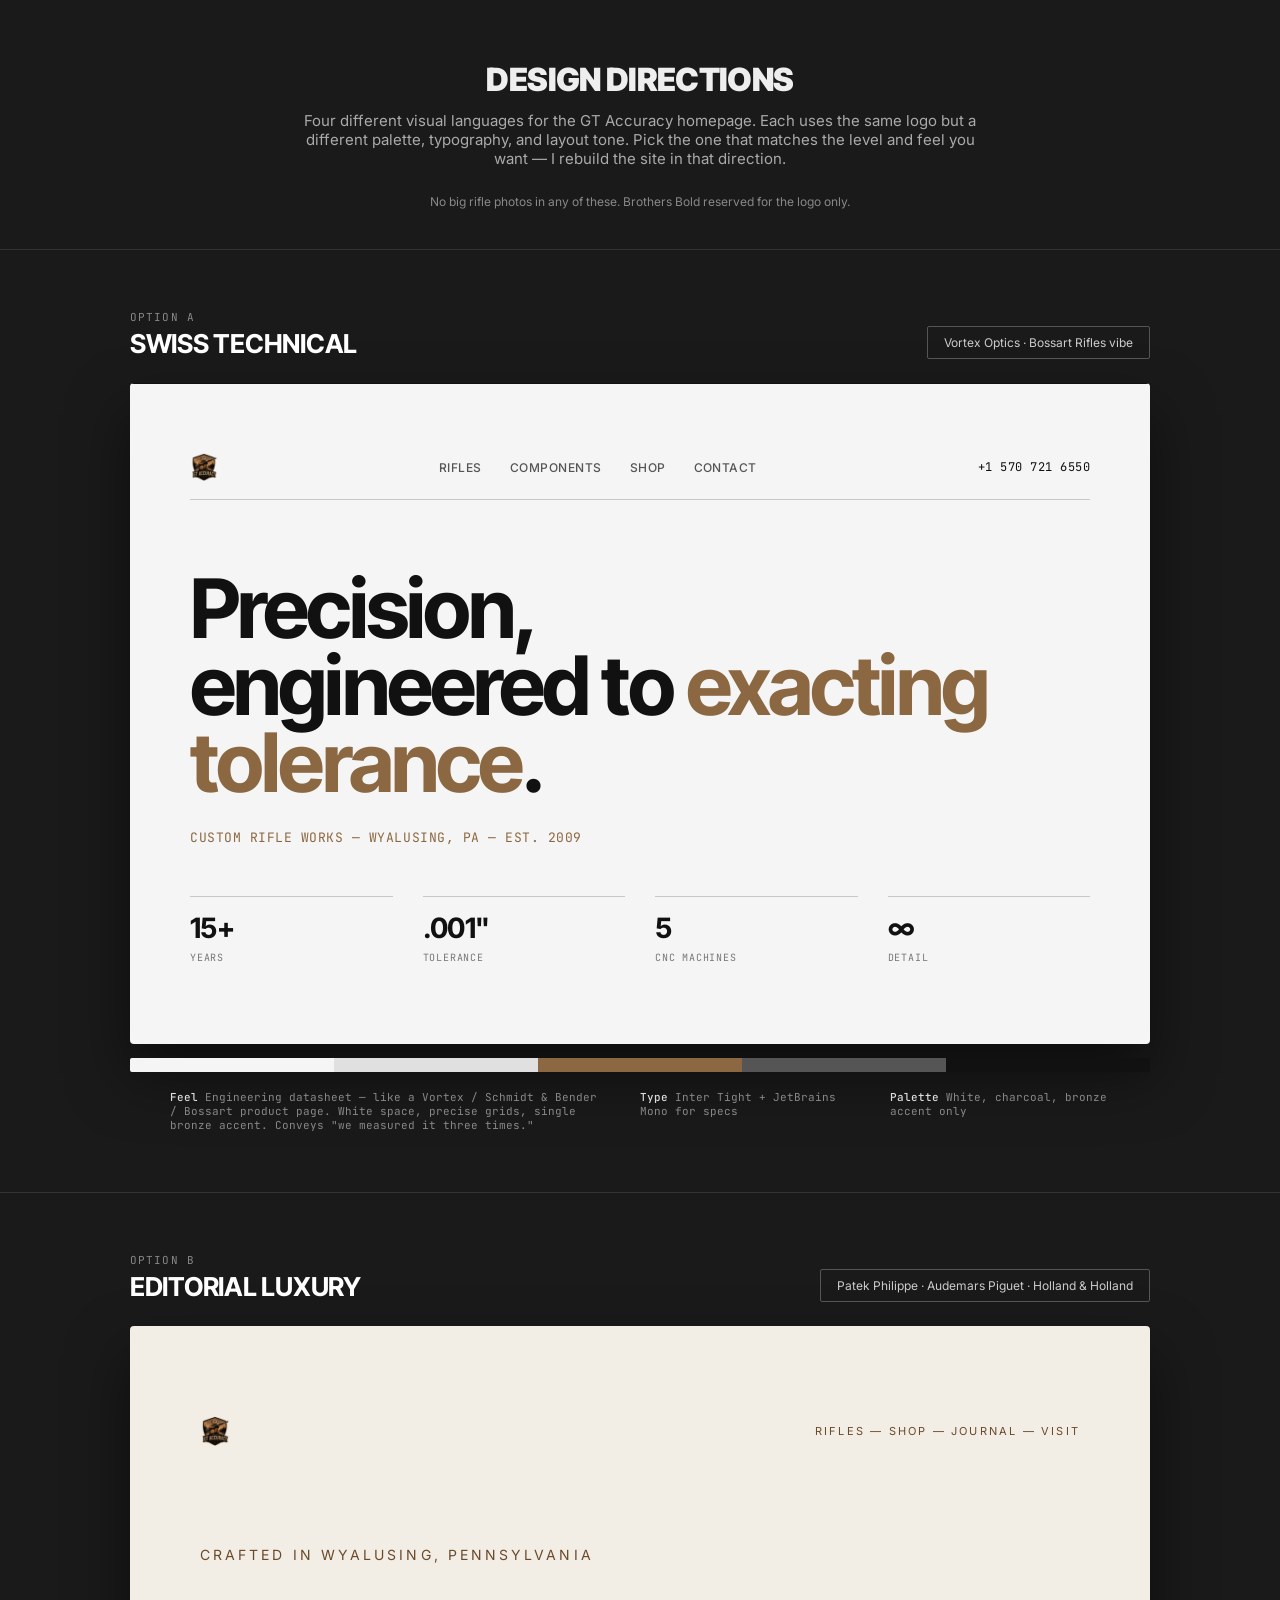
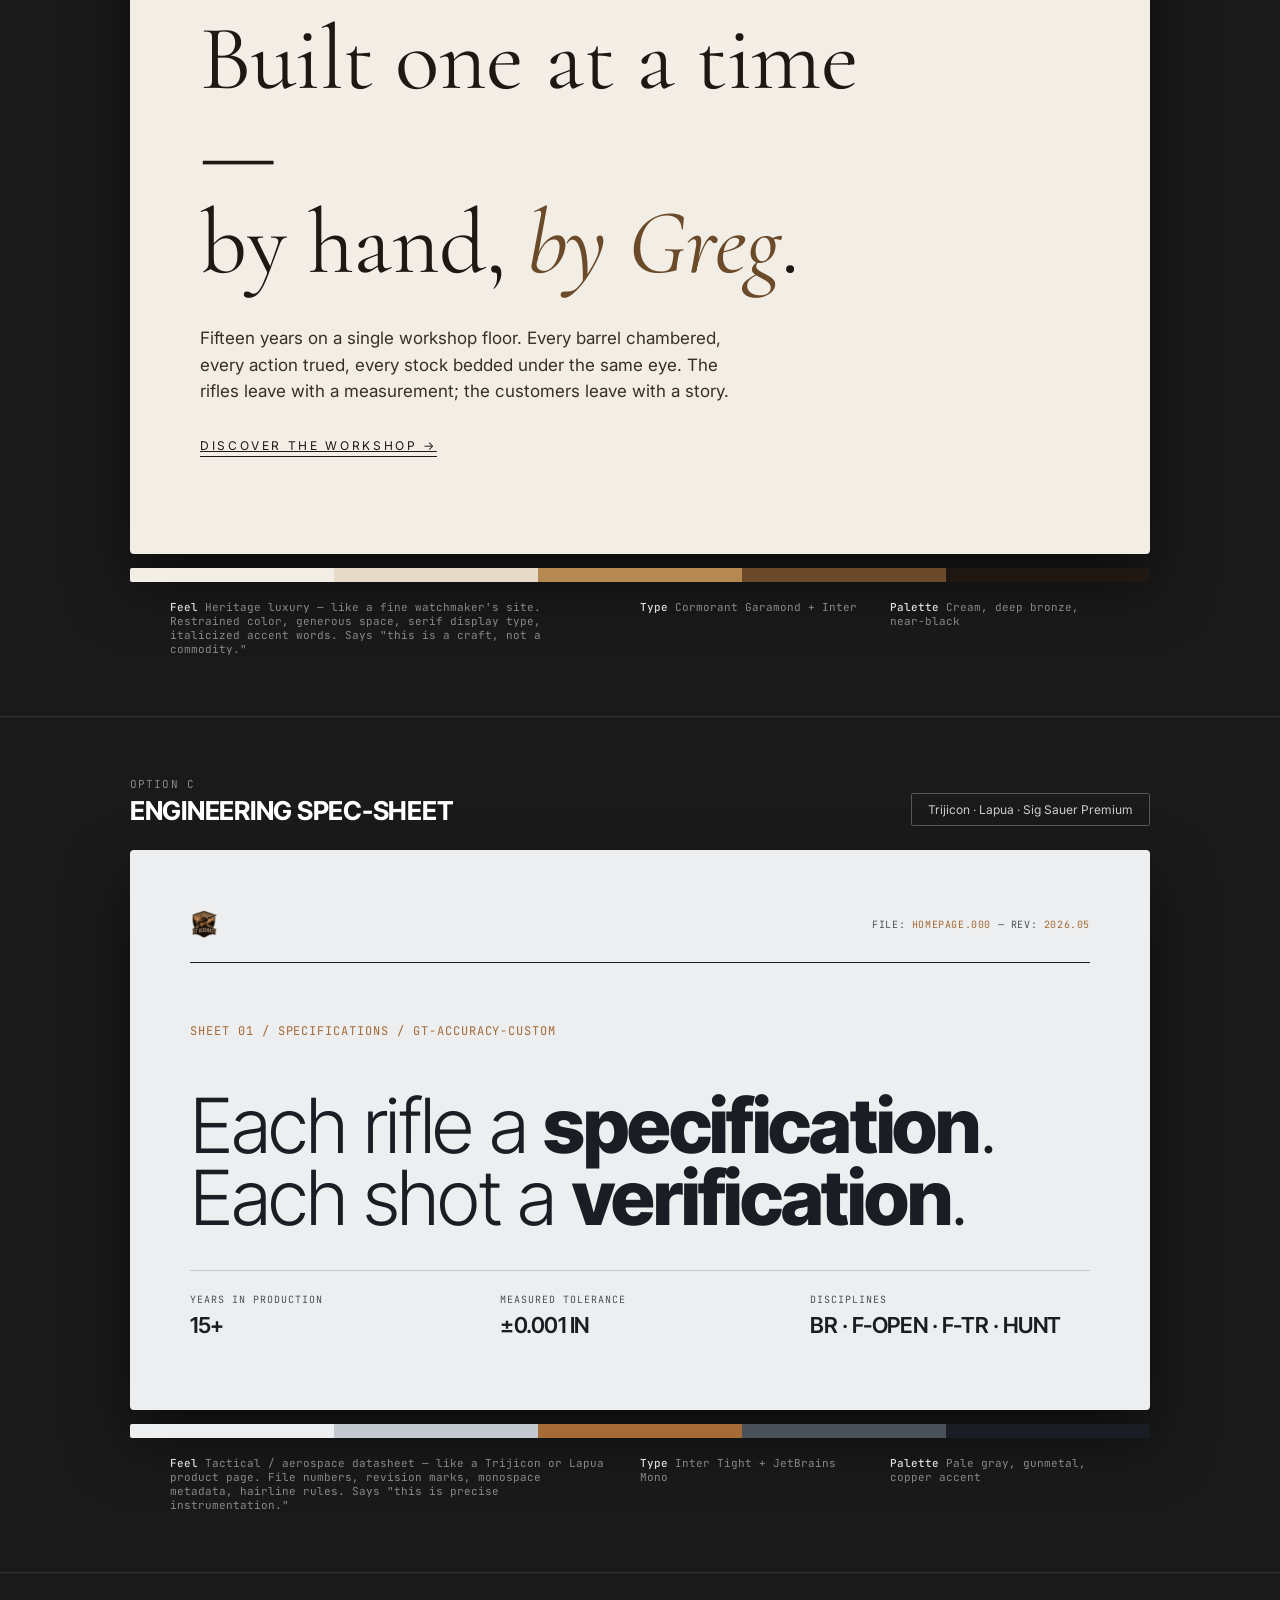
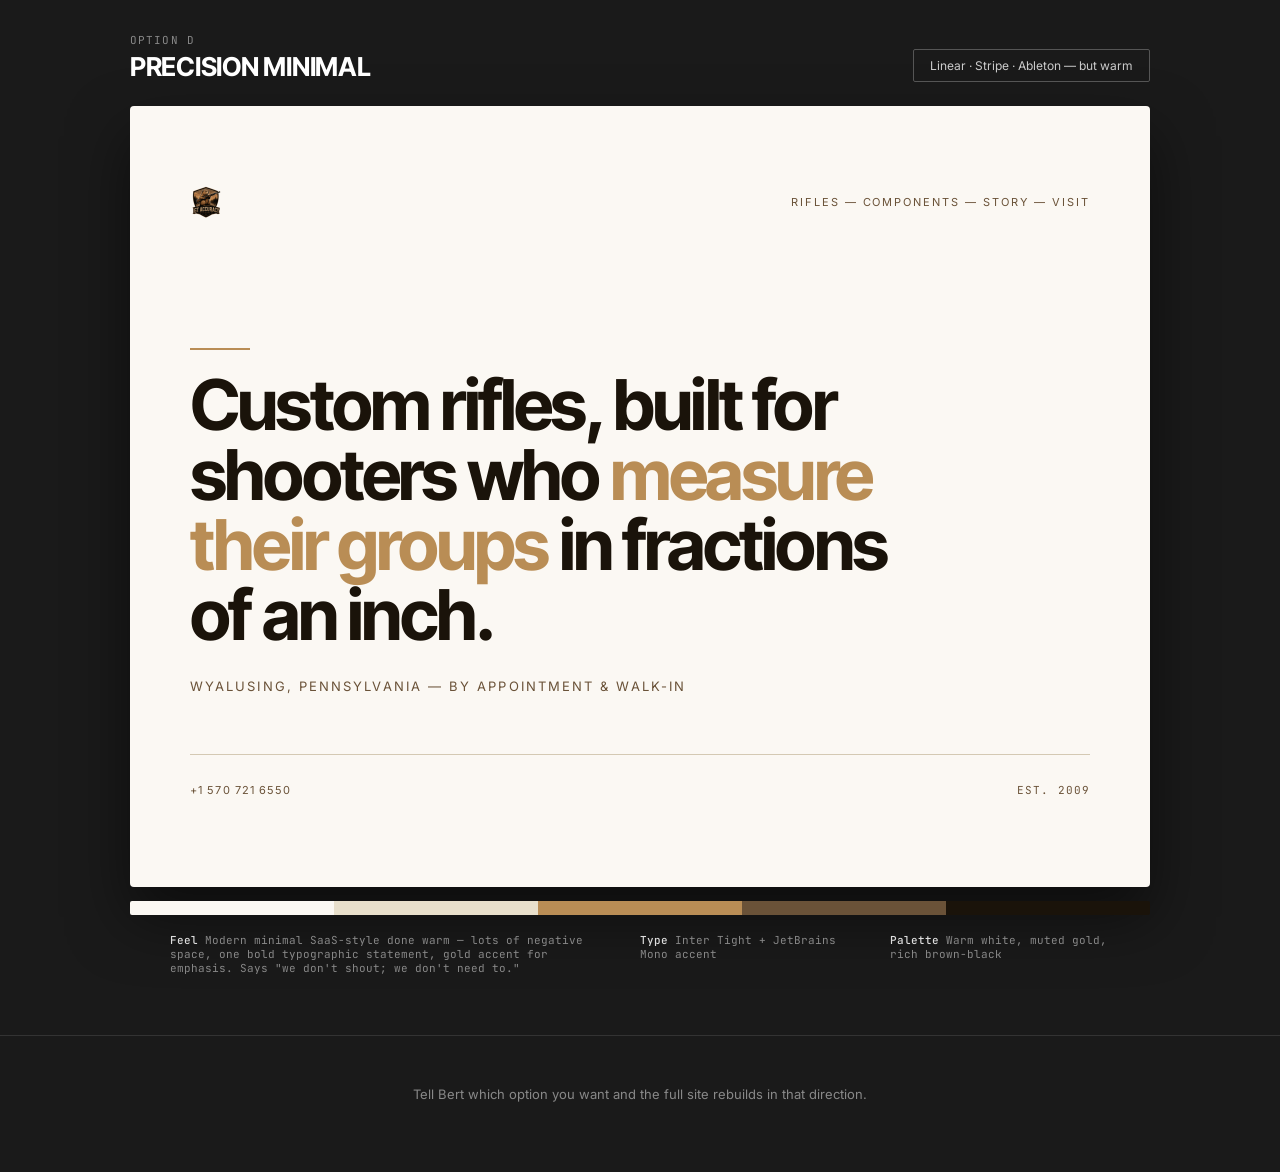
<file: directions.html>
<!DOCTYPE html>
<html lang="en">
<head>
<meta charset="UTF-8" />
<meta name="viewport" content="width=device-width,initial-scale=1" />
<title>GT Accuracy — Design Directions</title>
<link rel="icon" href="assets/images/gt-mark.png" />
<link rel="preconnect" href="https://fonts.googleapis.com" />
<link rel="preconnect" href="https://fonts.gstatic.com" crossorigin />
<link href="https://fonts.googleapis.com/css2?family=Inter:wght@300;400;500;600;700&family=Inter+Tight:wght@300;400;500;700;900&family=Playfair+Display:wght@400;500;700&family=JetBrains+Mono:wght@300;400;500&family=Cormorant+Garamond:wght@300;400;500;600&display=swap" rel="stylesheet" />
<style>
  * { box-sizing: border-box; margin: 0; padding: 0; }
  html { scroll-behavior: smooth; }
  body {
    background: #1a1a1a; color: #eee;
    font-family: "Inter", system-ui, sans-serif;
    -webkit-font-smoothing: antialiased;
  }
  .top {
    padding: 60px 40px 40px;
    text-align: center;
    border-bottom: 1px solid #333;
  }
  .top h1 {
    font-family: "Inter Tight", sans-serif;
    font-weight: 900;
    font-size: 32px;
    letter-spacing: -0.02em;
    margin-bottom: 12px;
  }
  .top p { color: #aaa; font-size: 15px; max-width: 700px; margin: 0 auto; }
  .top .legend { margin-top: 26px; font-size: 12px; color: #888; }

  .direction {
    padding: 60px 0;
    border-bottom: 1px solid #333;
  }
  .direction-meta {
    max-width: 1100px;
    margin: 0 auto 24px;
    padding: 0 40px;
    display: flex;
    justify-content: space-between;
    align-items: flex-end;
    flex-wrap: wrap;
    gap: 20px;
  }
  .direction-meta .label {
    font-family: "JetBrains Mono", monospace;
    font-size: 11px;
    color: #888;
    letter-spacing: 0.1em;
  }
  .direction-meta h2 {
    font-family: "Inter Tight", sans-serif;
    font-weight: 700;
    font-size: 26px;
    letter-spacing: -0.01em;
    margin-top: 4px;
    color: #fff;
  }
  .direction-meta .pick {
    font-family: "Inter", sans-serif;
    font-size: 12px;
    padding: 8px 16px;
    border: 1px solid #555;
    border-radius: 2px;
    color: #ccc;
  }

  .preview {
    max-width: 1100px;
    margin: 0 auto;
    padding: 0 40px;
  }
  .preview-stage {
    border-radius: 4px;
    overflow: hidden;
    box-shadow: 0 30px 60px rgba(0,0,0,0.5);
  }
  .swatches {
    display: flex;
    gap: 0;
    margin-top: 14px;
    height: 14px;
    border-radius: 2px;
    overflow: hidden;
  }
  .sw { flex: 1; }
  .footer-meta {
    max-width: 1100px;
    margin: 18px auto 0;
    padding: 0 40px;
    display: grid;
    grid-template-columns: 2fr 1fr 1fr;
    gap: 30px;
    font-family: "JetBrains Mono", monospace;
    font-size: 11px;
    color: #888;
  }
  .footer-meta strong { color: #ddd; font-weight: 500; }

  /* ═══════════════════════════════════════════════════════
     OPTION A — SWISS TECHNICAL
     White, charcoal, single bronze accent. Vortex Optics / Bossart vibe.
     ═══════════════════════════════════════════════════════ */
  .opt-a {
    background: #F5F5F5;
    color: #111;
    padding: 70px 60px 80px;
    min-height: 560px;
    position: relative;
    font-family: "Inter Tight", sans-serif;
  }
  .opt-a .grid-ruler { position: absolute; top: 0; left: 0; right: 0; height: 1px; background: #111; }
  .opt-a .top-row {
    display: flex; justify-content: space-between; align-items: center;
    border-bottom: 1px solid #c8c8c8; padding-bottom: 18px; margin-bottom: 70px;
  }
  .opt-a .logo-mark { height: 28px; }
  .opt-a .nav { display: flex; gap: 28px; }
  .opt-a .nav span { font-family: "Inter", sans-serif; font-weight: 500; font-size: 12px; letter-spacing: 0.04em; color: #555; }
  .opt-a .phone { font-family: "JetBrains Mono", monospace; font-size: 12px; color: #111; letter-spacing: 0.04em; }
  .opt-a h1 {
    font-weight: 700;
    font-size: 82px;
    line-height: 0.94;
    letter-spacing: -0.035em;
    margin-bottom: 28px;
  }
  .opt-a .sub {
    font-family: "JetBrains Mono", monospace;
    font-size: 13px;
    color: #8B6841;
    letter-spacing: 0.04em;
    margin-bottom: 50px;
  }
  .opt-a .specs { display: grid; grid-template-columns: repeat(4, 1fr); gap: 30px; }
  .opt-a .spec { border-top: 1px solid #c8c8c8; padding-top: 14px; }
  .opt-a .spec-val { font-weight: 700; font-size: 28px; letter-spacing: -0.02em; }
  .opt-a .spec-lbl { font-family: "JetBrains Mono", monospace; font-size: 10px; color: #777; margin-top: 6px; letter-spacing: 0.08em; }

  /* ═══════════════════════════════════════════════════════
     OPTION B — EDITORIAL LUXURY
     Cream base, serif display, lots of negative space. Patek vibe.
     ═══════════════════════════════════════════════════════ */
  .opt-b {
    background: #F2EDE5;
    color: #1F1812;
    padding: 90px 70px 100px;
    min-height: 560px;
    font-family: "Inter", sans-serif;
  }
  .opt-b .top-row {
    display: flex; justify-content: space-between; align-items: center;
    margin-bottom: 100px;
  }
  .opt-b .logo-mark { height: 30px; }
  .opt-b .menu { font-size: 11px; letter-spacing: 0.20em; color: #6B4A2A; }
  .opt-b h1 {
    font-family: "Cormorant Garamond", serif;
    font-weight: 400;
    font-size: 92px;
    line-height: 1.0;
    letter-spacing: -0.005em;
    margin-bottom: 36px;
    max-width: 700px;
  }
  .opt-b h1 em { font-style: italic; color: #6B4A2A; font-weight: 400; }
  .opt-b .sub { font-size: 14px; color: #6B4A2A; letter-spacing: 0.22em; margin-bottom: 50px; }
  .opt-b .body { font-size: 17px; line-height: 1.55; color: #3a2f23; max-width: 540px; margin-bottom: 30px; }
  .opt-b .cta { font-family: "Inter", sans-serif; font-size: 12px; letter-spacing: 0.22em; color: #1F1812; border-bottom: 1px solid #1F1812; padding-bottom: 3px; }

  /* ═══════════════════════════════════════════════════════
     OPTION C — ENGINEERING / SPEC SHEET
     Pale gray, mono accents, datasheet feel. Trijicon / Sig Premium vibe.
     ═══════════════════════════════════════════════════════ */
  .opt-c {
    background: #ECEEF0;
    color: #1A1D23;
    padding: 60px 60px 70px;
    min-height: 560px;
    font-family: "Inter", sans-serif;
    position: relative;
  }
  .opt-c .top-row {
    display: flex; justify-content: space-between; align-items: center;
    padding-bottom: 24px; border-bottom: 1px solid #1A1D23; margin-bottom: 60px;
  }
  .opt-c .logo-mark { height: 28px; }
  .opt-c .meta {
    font-family: "JetBrains Mono", monospace; font-size: 10px;
    color: #4A5159; letter-spacing: 0.06em;
  }
  .opt-c .meta span { color: #A56A36; }
  .opt-c h1 {
    font-family: "Inter Tight", sans-serif;
    font-weight: 300;
    font-size: 76px;
    line-height: 0.95;
    letter-spacing: -0.03em;
    margin-bottom: 36px;
  }
  .opt-c h1 b { font-weight: 800; }
  .opt-c .sub {
    font-family: "JetBrains Mono", monospace;
    font-size: 12px; color: #A56A36;
    letter-spacing: 0.08em;
    margin-bottom: 50px;
  }
  .opt-c .data-row {
    display: grid; grid-template-columns: repeat(3, 1fr); gap: 30px;
    border-top: 1px solid #c4c9d0; padding-top: 22px;
  }
  .opt-c .data-cell .k {
    font-family: "JetBrains Mono", monospace; font-size: 10px;
    color: #4A5159; letter-spacing: 0.10em; margin-bottom: 6px;
  }
  .opt-c .data-cell .v {
    font-family: "Inter Tight", sans-serif; font-weight: 600;
    font-size: 22px; letter-spacing: -0.02em;
  }

  /* ═══════════════════════════════════════════════════════
     OPTION D — PRECISION MINIMAL
     Warm white, single gold accent, maximum negative space.
     ═══════════════════════════════════════════════════════ */
  .opt-d {
    background: #FBF8F3;
    color: #1A130A;
    padding: 80px 60px 90px;
    min-height: 560px;
    font-family: "Inter", sans-serif;
  }
  .opt-d .top-row {
    display: flex; justify-content: space-between; align-items: center;
    margin-bottom: 130px;
  }
  .opt-d .logo-mark { height: 32px; }
  .opt-d .small-nav { font-size: 11px; letter-spacing: 0.18em; color: #6a5238; }
  .opt-d h1 {
    font-family: "Inter Tight", sans-serif;
    font-weight: 700;
    font-size: 70px;
    line-height: 1.0;
    letter-spacing: -0.04em;
    margin-bottom: 28px;
    max-width: 760px;
  }
  .opt-d h1 .gold { color: #B98D55; }
  .opt-d .sub {
    font-size: 13px;
    color: #6a5238;
    letter-spacing: 0.16em;
    margin-bottom: 60px;
  }
  .opt-d .rule {
    width: 60px; height: 2px; background: #B98D55; margin-bottom: 20px;
  }
  .opt-d .footer-strip {
    display: flex; justify-content: space-between; align-items: center;
    padding-top: 28px; border-top: 1px solid #d4c9b3;
  }
  .opt-d .footer-strip span {
    font-family: "Inter", sans-serif; font-size: 11px;
    color: #6a5238; letter-spacing: 0.10em;
  }
  .opt-d .footer-strip .yr { font-family: "JetBrains Mono", monospace; }

  @media (max-width: 760px) {
    .opt-a, .opt-b, .opt-c, .opt-d { padding-left: 28px; padding-right: 28px; }
    .opt-a h1, .opt-b h1, .opt-c h1, .opt-d h1 { font-size: 52px; }
    .opt-a .specs, .opt-c .data-row { grid-template-columns: repeat(2, 1fr); }
    .footer-meta { grid-template-columns: 1fr; }
  }
</style>
</head>
<body>

<!-- ── Header ─────────────────────────────────────────── -->
<div class="top">
  <h1>DESIGN DIRECTIONS</h1>
  <p>Four different visual languages for the GT Accuracy homepage. Each uses the same logo but a different palette, typography, and layout tone. Pick the one that matches the level and feel you want — I rebuild the site in that direction.</p>
  <div class="legend">No big rifle photos in any of these. Brothers Bold reserved for the logo only.</div>
</div>

<!-- ── A — SWISS TECHNICAL ───────────────────────────── -->
<section class="direction">
  <div class="direction-meta">
    <div>
      <div class="label">OPTION A</div>
      <h2>SWISS TECHNICAL</h2>
    </div>
    <div class="pick">Vortex Optics · Bossart Rifles vibe</div>
  </div>
  <div class="preview">
    <div class="preview-stage">
      <div class="opt-a">
        <div class="grid-ruler"></div>
        <div class="top-row">
          <img class="logo-mark" src="assets/images/logo.png" alt="GT Accuracy" />
          <div class="nav">
            <span>RIFLES</span><span>COMPONENTS</span><span>SHOP</span><span>CONTACT</span>
          </div>
          <div class="phone">+1 570 721 6550</div>
        </div>
        <h1>Precision,<br/>engineered to <span style="color:#8B6841">exacting tolerance</span>.</h1>
        <div class="sub">CUSTOM RIFLE WORKS — WYALUSING, PA — EST. 2009</div>
        <div class="specs">
          <div class="spec"><div class="spec-val">15+</div><div class="spec-lbl">YEARS</div></div>
          <div class="spec"><div class="spec-val">.001"</div><div class="spec-lbl">TOLERANCE</div></div>
          <div class="spec"><div class="spec-val">5</div><div class="spec-lbl">CNC MACHINES</div></div>
          <div class="spec"><div class="spec-val">∞</div><div class="spec-lbl">DETAIL</div></div>
        </div>
      </div>
    </div>
    <div class="swatches">
      <div class="sw" style="background:#F5F5F5"></div>
      <div class="sw" style="background:#E0E0E0"></div>
      <div class="sw" style="background:#8B6841"></div>
      <div class="sw" style="background:#555"></div>
      <div class="sw" style="background:#111"></div>
    </div>
    <div class="footer-meta">
      <div><strong>Feel</strong> Engineering datasheet — like a Vortex / Schmidt &amp; Bender / Bossart product page. White space, precise grids, single bronze accent. Conveys "we measured it three times."</div>
      <div><strong>Type</strong> Inter Tight + JetBrains Mono for specs</div>
      <div><strong>Palette</strong> White, charcoal, bronze accent only</div>
    </div>
  </div>
</section>

<!-- ── B — EDITORIAL LUXURY ──────────────────────────── -->
<section class="direction">
  <div class="direction-meta">
    <div>
      <div class="label">OPTION B</div>
      <h2>EDITORIAL LUXURY</h2>
    </div>
    <div class="pick">Patek Philippe · Audemars Piguet · Holland &amp; Holland</div>
  </div>
  <div class="preview">
    <div class="preview-stage">
      <div class="opt-b">
        <div class="top-row">
          <img class="logo-mark" src="assets/images/logo.png" alt="GT Accuracy" />
          <div class="menu">RIFLES — SHOP — JOURNAL — VISIT</div>
        </div>
        <div class="sub">CRAFTED IN WYALUSING, PENNSYLVANIA</div>
        <h1>Built one at a time —<br/>by hand, <em>by Greg</em>.</h1>
        <p class="body">Fifteen years on a single workshop floor. Every barrel chambered, every action trued, every stock bedded under the same eye. The rifles leave with a measurement; the customers leave with a story.</p>
        <a class="cta" href="#">DISCOVER THE WORKSHOP →</a>
      </div>
    </div>
    <div class="swatches">
      <div class="sw" style="background:#F2EDE5"></div>
      <div class="sw" style="background:#E5DBC8"></div>
      <div class="sw" style="background:#B58951"></div>
      <div class="sw" style="background:#6B4A2A"></div>
      <div class="sw" style="background:#1F1812"></div>
    </div>
    <div class="footer-meta">
      <div><strong>Feel</strong> Heritage luxury — like a fine watchmaker's site. Restrained color, generous space, serif display type, italicized accent words. Says "this is a craft, not a commodity."</div>
      <div><strong>Type</strong> Cormorant Garamond + Inter</div>
      <div><strong>Palette</strong> Cream, deep bronze, near-black</div>
    </div>
  </div>
</section>

<!-- ── C — ENGINEERING / SPEC-SHEET ──────────────────── -->
<section class="direction">
  <div class="direction-meta">
    <div>
      <div class="label">OPTION C</div>
      <h2>ENGINEERING SPEC-SHEET</h2>
    </div>
    <div class="pick">Trijicon · Lapua · Sig Sauer Premium</div>
  </div>
  <div class="preview">
    <div class="preview-stage">
      <div class="opt-c">
        <div class="top-row">
          <img class="logo-mark" src="assets/images/logo.png" alt="GT Accuracy" />
          <div class="meta">FILE: <span>HOMEPAGE.000</span> — REV: <span>2026.05</span></div>
        </div>
        <div class="sub">SHEET 01 / SPECIFICATIONS / GT-ACCURACY-CUSTOM</div>
        <h1>Each rifle a <b>specification</b>.<br/>Each shot a <b>verification</b>.</h1>
        <div class="data-row">
          <div class="data-cell"><div class="k">YEARS IN PRODUCTION</div><div class="v">15+</div></div>
          <div class="data-cell"><div class="k">MEASURED TOLERANCE</div><div class="v">±0.001 IN</div></div>
          <div class="data-cell"><div class="k">DISCIPLINES</div><div class="v">BR · F-OPEN · F-TR · HUNT</div></div>
        </div>
      </div>
    </div>
    <div class="swatches">
      <div class="sw" style="background:#ECEEF0"></div>
      <div class="sw" style="background:#c4c9d0"></div>
      <div class="sw" style="background:#A56A36"></div>
      <div class="sw" style="background:#4A5159"></div>
      <div class="sw" style="background:#1A1D23"></div>
    </div>
    <div class="footer-meta">
      <div><strong>Feel</strong> Tactical / aerospace datasheet — like a Trijicon or Lapua product page. File numbers, revision marks, monospace metadata, hairline rules. Says "this is precise instrumentation."</div>
      <div><strong>Type</strong> Inter Tight + JetBrains Mono</div>
      <div><strong>Palette</strong> Pale gray, gunmetal, copper accent</div>
    </div>
  </div>
</section>

<!-- ── D — PRECISION MINIMAL ─────────────────────────── -->
<section class="direction">
  <div class="direction-meta">
    <div>
      <div class="label">OPTION D</div>
      <h2>PRECISION MINIMAL</h2>
    </div>
    <div class="pick">Linear · Stripe · Ableton — but warm</div>
  </div>
  <div class="preview">
    <div class="preview-stage">
      <div class="opt-d">
        <div class="top-row">
          <img class="logo-mark" src="assets/images/logo.png" alt="GT Accuracy" />
          <div class="small-nav">RIFLES — COMPONENTS — STORY — VISIT</div>
        </div>
        <div class="rule"></div>
        <h1>Custom rifles, built for shooters who <span class="gold">measure their groups</span> in fractions of an inch.</h1>
        <div class="sub">WYALUSING, PENNSYLVANIA — BY APPOINTMENT &amp; WALK-IN</div>
        <div class="footer-strip">
          <span>+1 570 721 6550</span>
          <span class="yr">EST. 2009</span>
        </div>
      </div>
    </div>
    <div class="swatches">
      <div class="sw" style="background:#FBF8F3"></div>
      <div class="sw" style="background:#E8DFCB"></div>
      <div class="sw" style="background:#B98D55"></div>
      <div class="sw" style="background:#6a5238"></div>
      <div class="sw" style="background:#1A130A"></div>
    </div>
    <div class="footer-meta">
      <div><strong>Feel</strong> Modern minimal SaaS-style done warm — lots of negative space, one bold typographic statement, gold accent for emphasis. Says "we don't shout; we don't need to."</div>
      <div><strong>Type</strong> Inter Tight + JetBrains Mono accent</div>
      <div><strong>Palette</strong> Warm white, muted gold, rich brown-black</div>
    </div>
  </div>
</section>

<div style="text-align:center;padding:50px 30px 70px;color:#888;font-size:13px;">
  Tell Bert which option you want and the full site rebuilds in that direction.
</div>

</body>
</html>
</file>
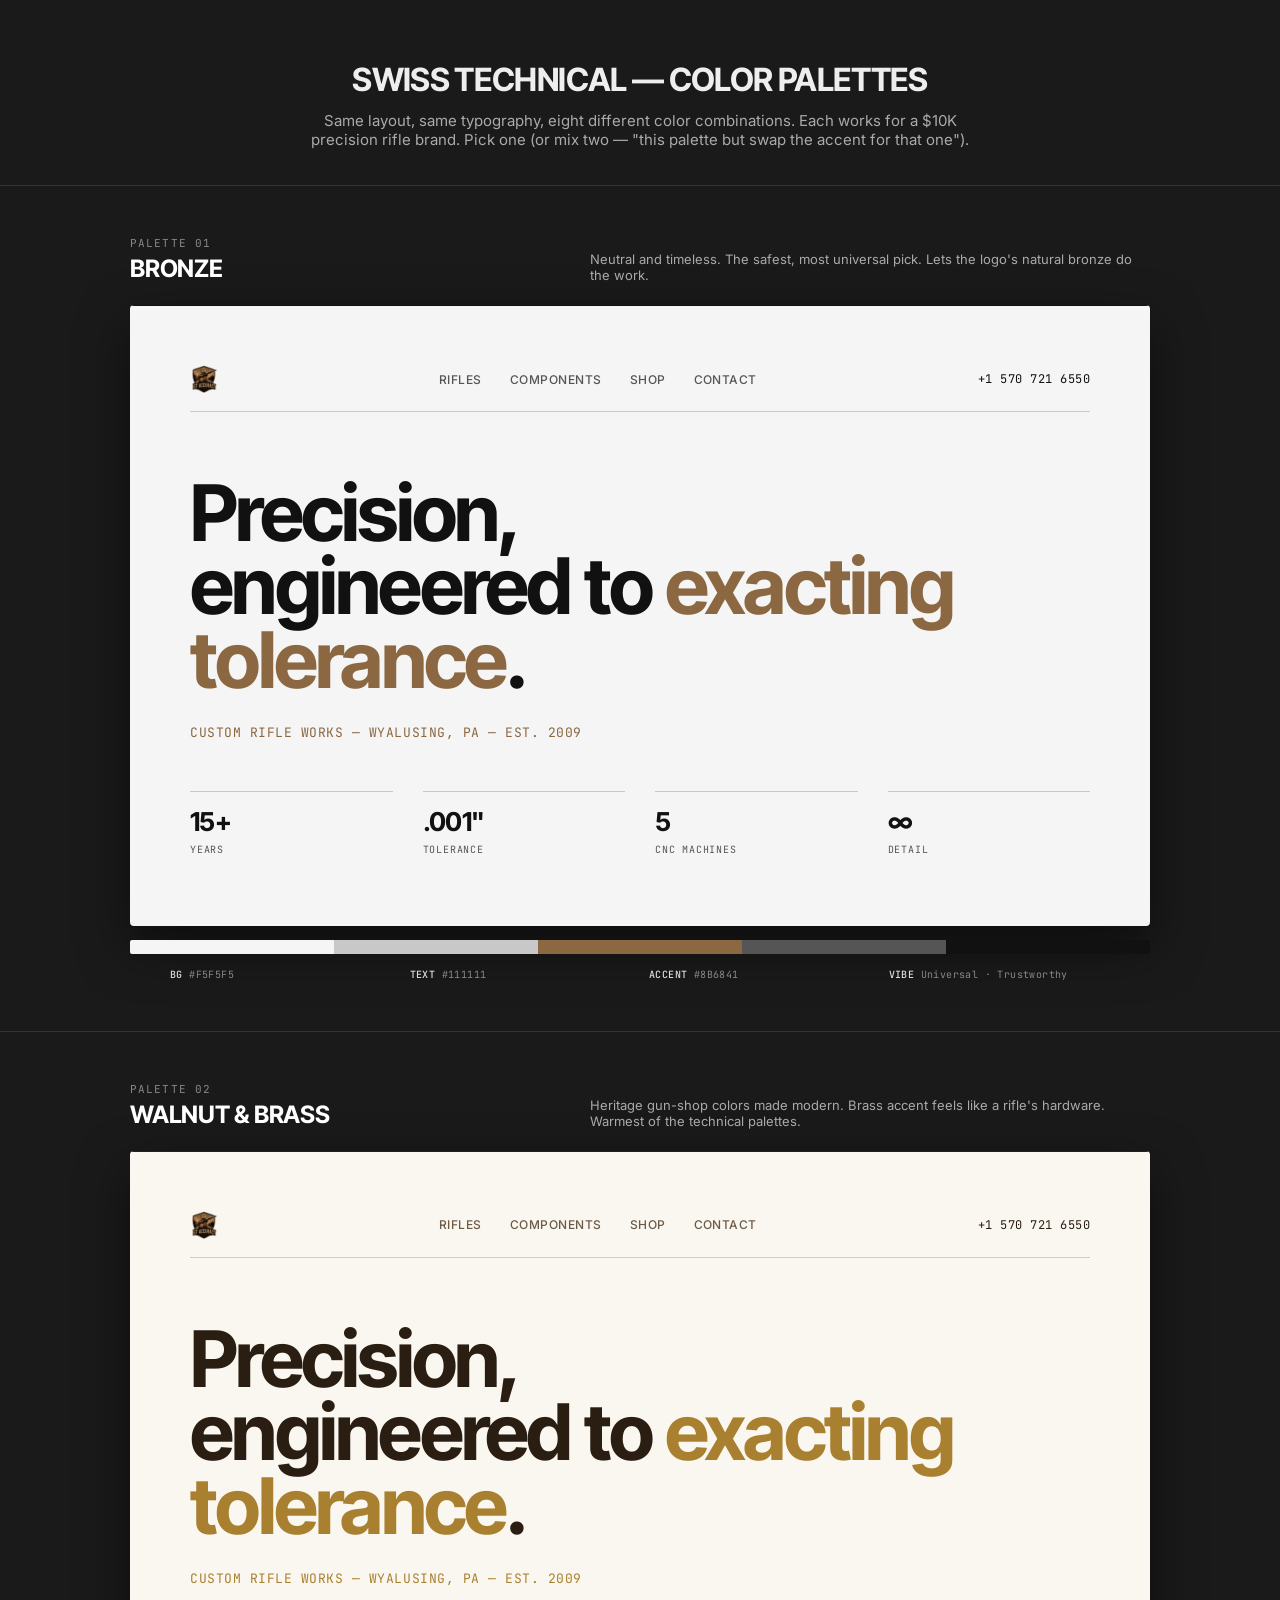
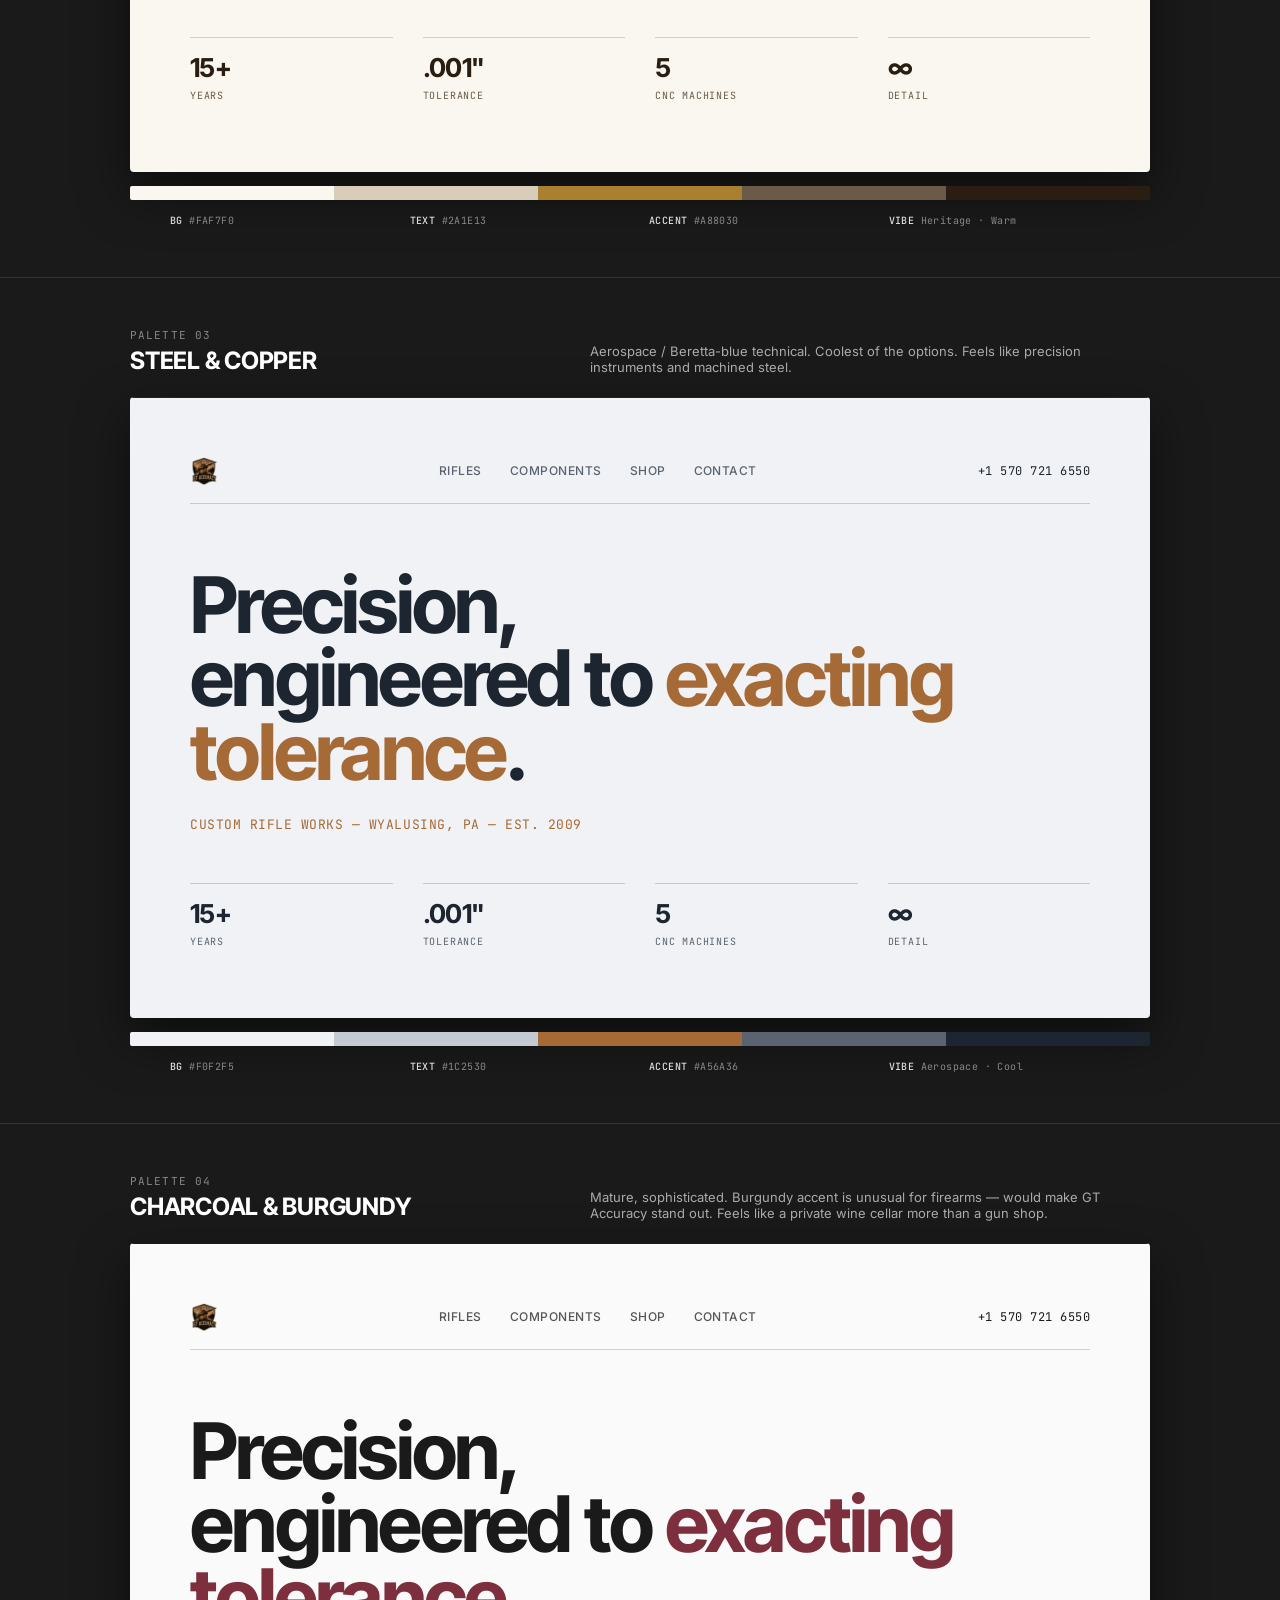
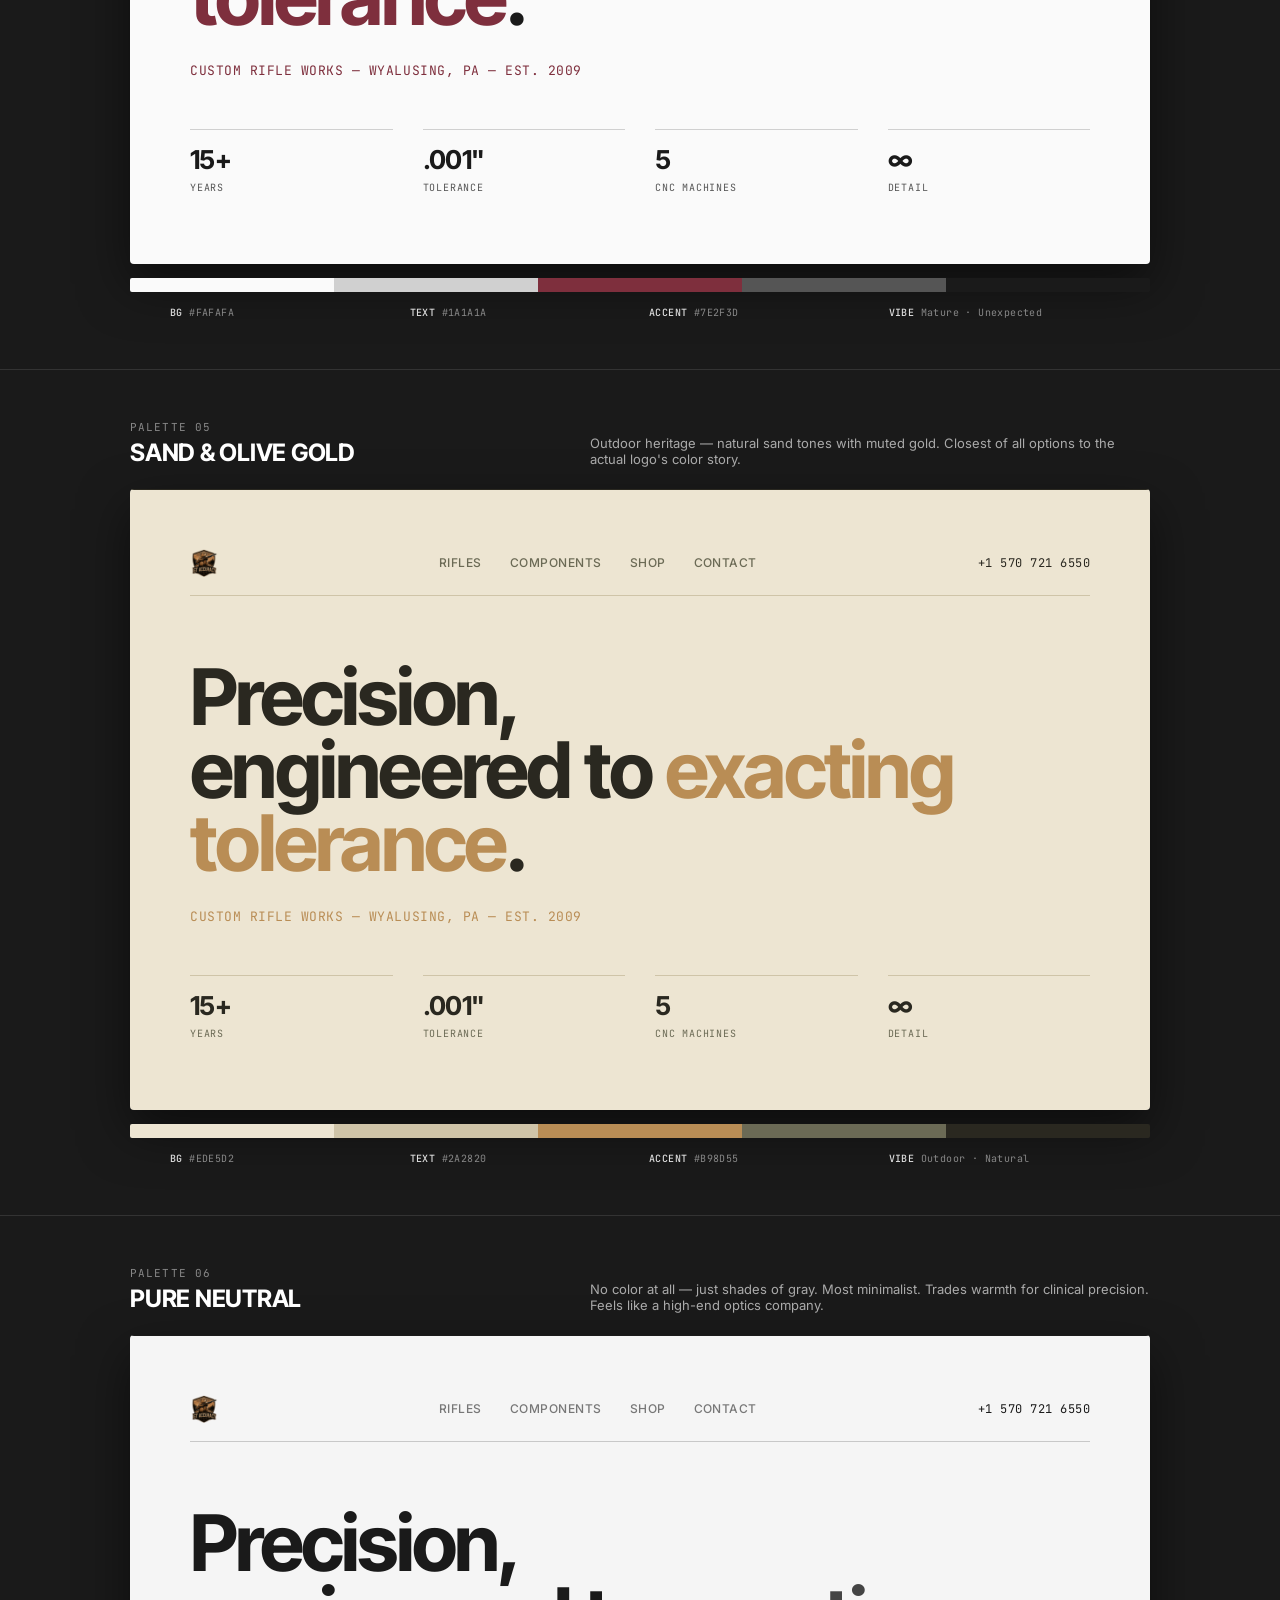
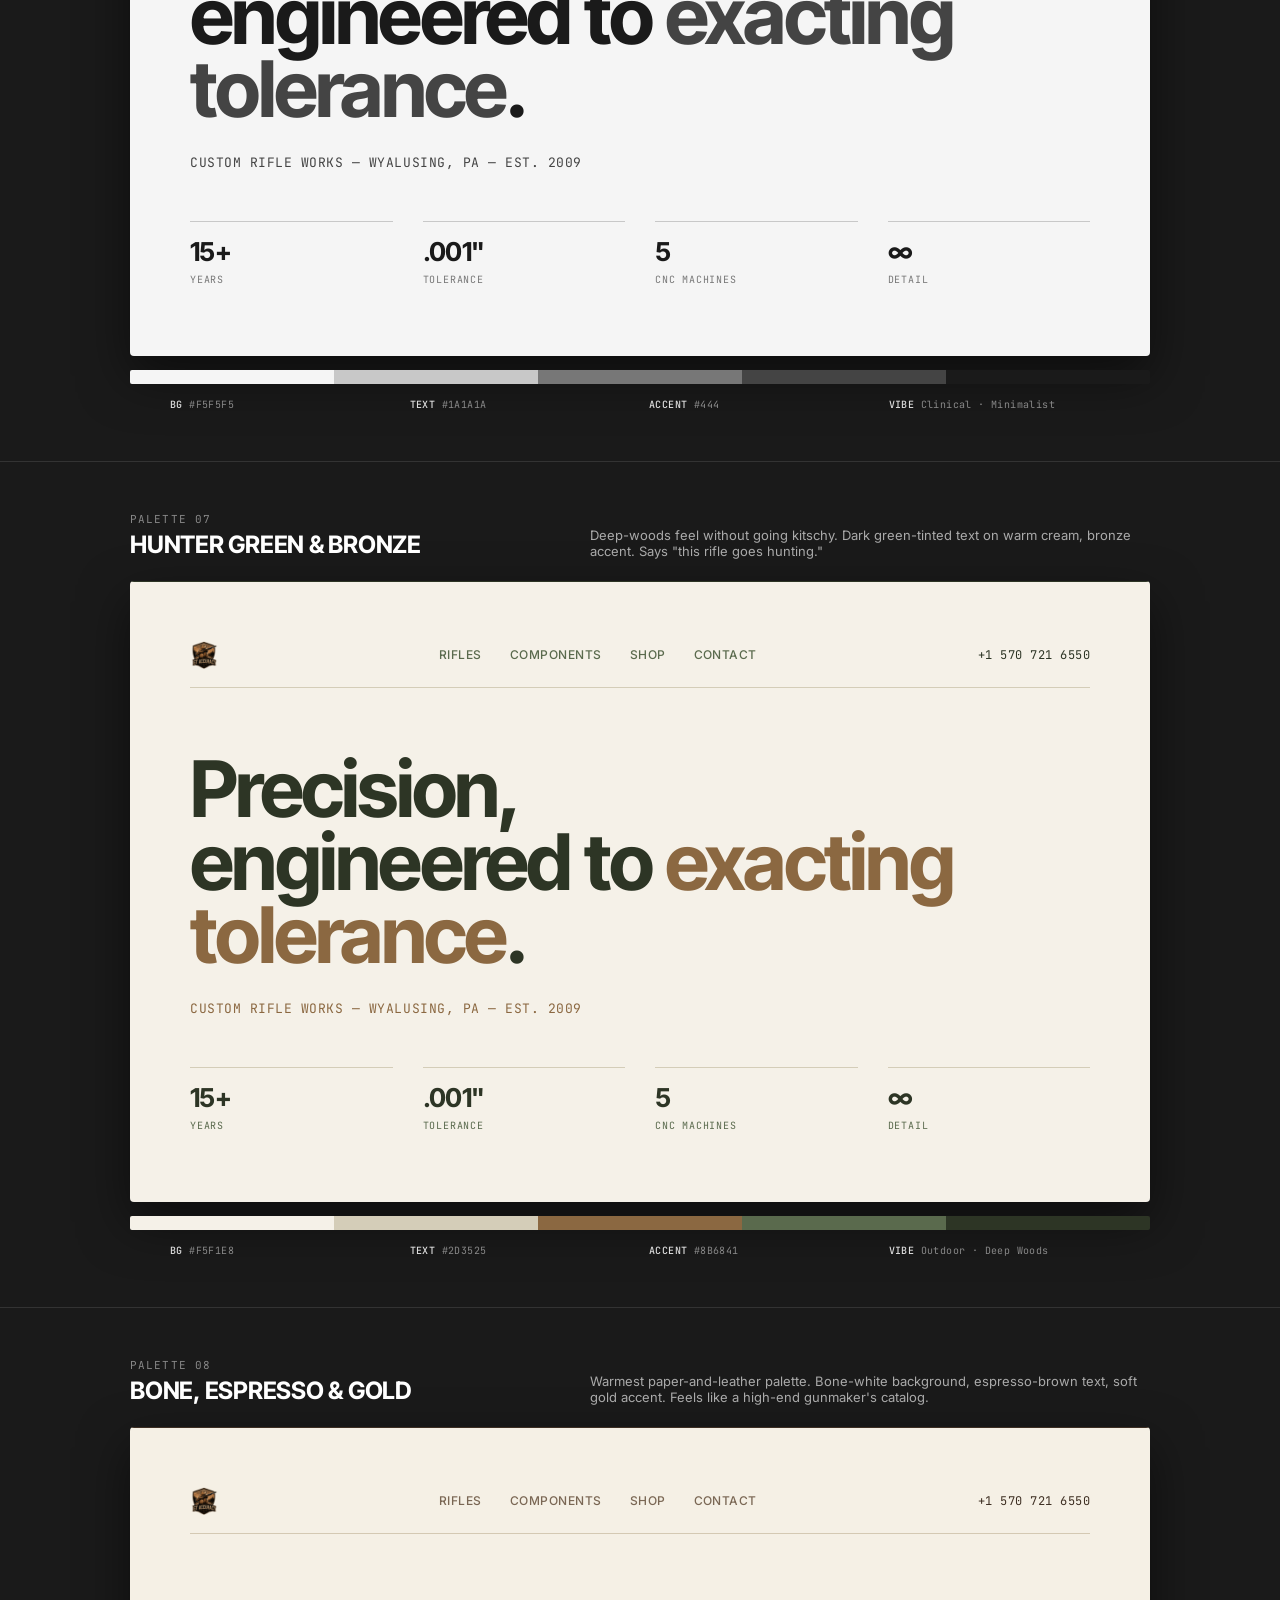
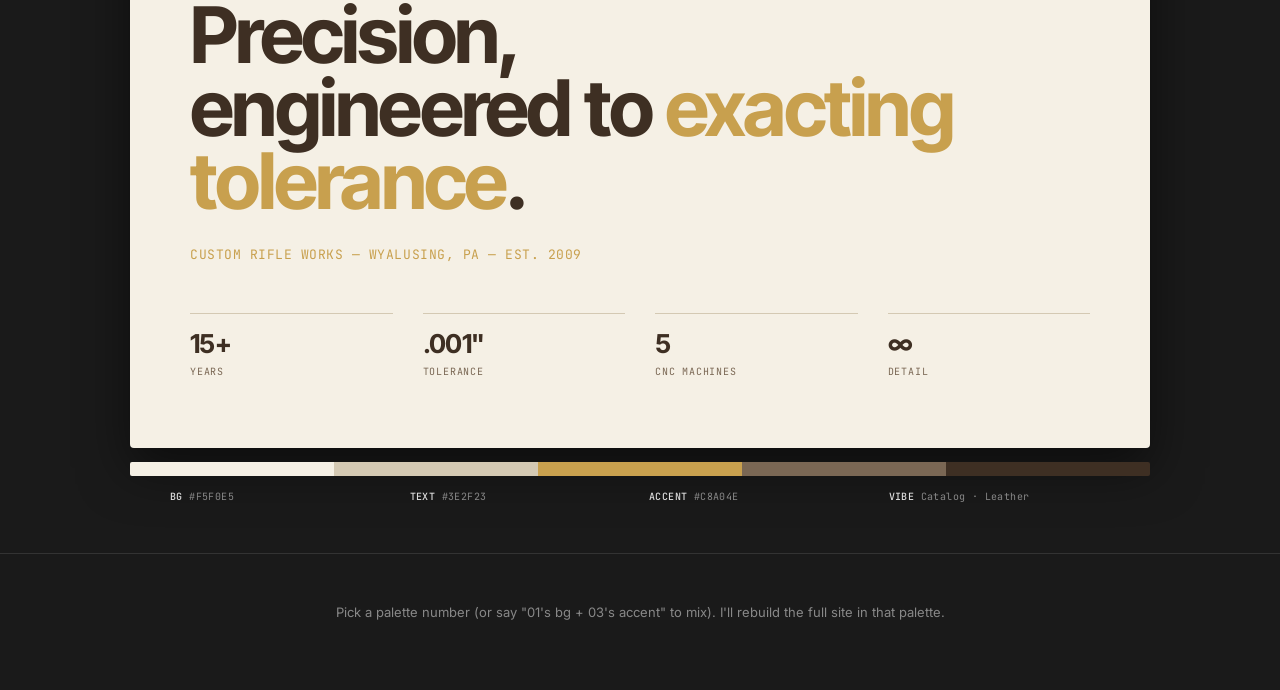
<file: palettes.html>
<!DOCTYPE html>
<html lang="en">
<head>
<meta charset="UTF-8" />
<meta name="viewport" content="width=device-width,initial-scale=1" />
<title>GT Accuracy — Swiss Technical Palette Options</title>
<link rel="icon" href="assets/images/gt-mark.png" />
<link rel="preconnect" href="https://fonts.googleapis.com" />
<link rel="preconnect" href="https://fonts.gstatic.com" crossorigin />
<link href="https://fonts.googleapis.com/css2?family=Inter:wght@300;400;500;600&family=Inter+Tight:wght@300;400;500;700&family=JetBrains+Mono:wght@300;400;500&display=swap" rel="stylesheet" />
<style>
  * { box-sizing: border-box; margin: 0; padding: 0; }
  body {
    background: #1a1a1a; color: #eee;
    font-family: "Inter", system-ui, sans-serif;
    -webkit-font-smoothing: antialiased;
  }
  .top {
    padding: 60px 40px 36px;
    text-align: center;
    border-bottom: 1px solid #333;
  }
  .top h1 {
    font-family: "Inter Tight", sans-serif;
    font-weight: 700;
    font-size: 32px;
    letter-spacing: -0.02em;
    margin-bottom: 12px;
  }
  .top p { color: #aaa; font-size: 15px; max-width: 700px; margin: 0 auto; }

  .direction { padding: 50px 0; border-bottom: 1px solid #333; }
  .direction-meta {
    max-width: 1100px;
    margin: 0 auto 22px;
    padding: 0 40px;
    display: flex;
    justify-content: space-between;
    align-items: flex-end;
    flex-wrap: wrap;
    gap: 20px;
  }
  .direction-meta .label {
    font-family: "JetBrains Mono", monospace;
    font-size: 11px; color: #888; letter-spacing: 0.1em;
  }
  .direction-meta h2 {
    font-family: "Inter Tight", sans-serif;
    font-weight: 700; font-size: 24px; color: #fff;
    letter-spacing: -0.01em; margin-top: 4px;
  }
  .direction-meta .note { color: #aaa; font-size: 13px; max-width: 560px; }

  .preview { max-width: 1100px; margin: 0 auto; padding: 0 40px; }
  .preview-stage { border-radius: 4px; overflow: hidden; box-shadow: 0 20px 50px rgba(0,0,0,0.5); }
  .swatches {
    display: flex; gap: 0; margin-top: 14px; height: 14px; border-radius: 2px; overflow: hidden;
  }
  .sw { flex: 1; }
  .meta-row {
    max-width: 1100px; margin: 14px auto 0; padding: 0 40px;
    display: grid; grid-template-columns: repeat(4, 1fr); gap: 18px;
    font-family: "JetBrains Mono", monospace;
    font-size: 10px; color: #888; letter-spacing: 0.04em;
  }
  .meta-row strong { color: #ddd; font-weight: 500; }

  /* ── Swiss Technical hero — common layout, palette varies via CSS variables ── */
  .hero {
    padding: 60px 60px 70px;
    min-height: 540px;
    position: relative;
    font-family: "Inter Tight", sans-serif;
    background: var(--bg);
    color: var(--text);
  }
  .hero .grid-ruler { position: absolute; top:0; left:0; right:0; height:1px; background: var(--text); }
  .hero .top-row {
    display: flex; justify-content: space-between; align-items: center;
    border-bottom: 1px solid var(--rule); padding-bottom: 18px; margin-bottom: 64px;
  }
  .hero .logo-mark { height: 28px; filter: var(--logo-filter, none); }
  .hero .nav { display: flex; gap: 28px; }
  .hero .nav span {
    font-family: "Inter", sans-serif;
    font-weight: 500; font-size: 12px;
    letter-spacing: 0.04em; color: var(--muted);
  }
  .hero .phone {
    font-family: "JetBrains Mono", monospace;
    font-size: 12px; letter-spacing: 0.04em; color: var(--text);
  }
  .hero h1 {
    font-weight: 700; font-size: 78px; line-height: 0.94;
    letter-spacing: -0.035em; margin-bottom: 28px;
  }
  .hero h1 .accent { color: var(--accent); }
  .hero .sub {
    font-family: "JetBrains Mono", monospace;
    font-size: 13px; color: var(--accent);
    letter-spacing: 0.04em; margin-bottom: 50px;
  }
  .hero .specs { display: grid; grid-template-columns: repeat(4, 1fr); gap: 30px; }
  .hero .spec { border-top: 1px solid var(--rule); padding-top: 14px; }
  .hero .spec-val { font-weight: 700; font-size: 26px; letter-spacing: -0.02em; }
  .hero .spec-lbl {
    font-family: "JetBrains Mono", monospace;
    font-size: 10px; color: var(--muted);
    margin-top: 6px; letter-spacing: 0.08em;
  }

  /* ── Palette definitions ─────────────────────────── */
  .p1 { --bg: #F5F5F5; --text: #111111; --muted: #555; --rule: #c8c8c8; --accent: #8B6841; }       /* Bronze (original) */
  .p2 { --bg: #FAF7F0; --text: #2A1E13; --muted: #6B5A48; --rule: #d8cdb8; --accent: #A88030; }    /* Walnut + Brass */
  .p3 { --bg: #F0F2F5; --text: #1C2530; --muted: #5A6470; --rule: #c4cad3; --accent: #A56A36; }    /* Steel + Copper */
  .p4 { --bg: #FAFAFA; --text: #1A1A1A; --muted: #555; --rule: #d0d0d0; --accent: #7E2F3D; }       /* Charcoal + Burgundy */
  .p5 { --bg: #EDE5D2; --text: #2A2820; --muted: #6B6A55; --rule: #cfc4a8; --accent: #B98D55; }    /* Sand + Olive Gold */
  .p6 { --bg: #F5F5F5; --text: #1A1A1A; --muted: #777; --rule: #c8c8c8; --accent: #444; }          /* Pure Neutral */
  .p7 { --bg: #F5F1E8; --text: #2D3525; --muted: #5A6A4D; --rule: #d4cdb8; --accent: #8B6841; }    /* Hunter Green + Bronze */
  .p8 { --bg: #F5F0E5; --text: #3E2F23; --muted: #7A6754; --rule: #d4c9b3; --accent: #C8A04E; }    /* Bone + Espresso + Gold */

  @media (max-width: 760px) {
    .hero { padding: 40px 28px 50px; }
    .hero h1 { font-size: 46px; }
    .hero .specs { grid-template-columns: repeat(2, 1fr); }
    .meta-row { grid-template-columns: 1fr 1fr; }
  }
</style>
</head>
<body>

<div class="top">
  <h1>SWISS TECHNICAL — COLOR PALETTES</h1>
  <p>Same layout, same typography, eight different color combinations. Each works for a $10K precision rifle brand. Pick one (or mix two — "this palette but swap the accent for that one").</p>
</div>

<!-- 1 — BRONZE (the original Option A) -->
<section class="direction">
  <div class="direction-meta">
    <div><div class="label">PALETTE 01</div><h2>BRONZE</h2></div>
    <div class="note">Neutral and timeless. The safest, most universal pick. Lets the logo's natural bronze do the work.</div>
  </div>
  <div class="preview">
    <div class="preview-stage">
      <div class="hero p1">
        <div class="grid-ruler"></div>
        <div class="top-row">
          <img class="logo-mark" src="assets/images/logo.png" alt="GT Accuracy" />
          <div class="nav"><span>RIFLES</span><span>COMPONENTS</span><span>SHOP</span><span>CONTACT</span></div>
          <div class="phone">+1 570 721 6550</div>
        </div>
        <h1>Precision,<br/>engineered to <span class="accent">exacting tolerance</span>.</h1>
        <div class="sub">CUSTOM RIFLE WORKS — WYALUSING, PA — EST. 2009</div>
        <div class="specs">
          <div class="spec"><div class="spec-val">15+</div><div class="spec-lbl">YEARS</div></div>
          <div class="spec"><div class="spec-val">.001"</div><div class="spec-lbl">TOLERANCE</div></div>
          <div class="spec"><div class="spec-val">5</div><div class="spec-lbl">CNC MACHINES</div></div>
          <div class="spec"><div class="spec-val">∞</div><div class="spec-lbl">DETAIL</div></div>
        </div>
      </div>
    </div>
    <div class="swatches">
      <div class="sw" style="background:#F5F5F5"></div><div class="sw" style="background:#c8c8c8"></div>
      <div class="sw" style="background:#8B6841"></div><div class="sw" style="background:#555"></div>
      <div class="sw" style="background:#111"></div>
    </div>
    <div class="meta-row">
      <div><strong>BG</strong> #F5F5F5</div><div><strong>TEXT</strong> #111111</div>
      <div><strong>ACCENT</strong> #8B6841</div><div><strong>VIBE</strong> Universal · Trustworthy</div>
    </div>
  </div>
</section>

<!-- 2 — WALNUT + BRASS -->
<section class="direction">
  <div class="direction-meta">
    <div><div class="label">PALETTE 02</div><h2>WALNUT &amp; BRASS</h2></div>
    <div class="note">Heritage gun-shop colors made modern. Brass accent feels like a rifle's hardware. Warmest of the technical palettes.</div>
  </div>
  <div class="preview">
    <div class="preview-stage">
      <div class="hero p2">
        <div class="grid-ruler"></div>
        <div class="top-row">
          <img class="logo-mark" src="assets/images/logo.png" alt="GT Accuracy" />
          <div class="nav"><span>RIFLES</span><span>COMPONENTS</span><span>SHOP</span><span>CONTACT</span></div>
          <div class="phone">+1 570 721 6550</div>
        </div>
        <h1>Precision,<br/>engineered to <span class="accent">exacting tolerance</span>.</h1>
        <div class="sub">CUSTOM RIFLE WORKS — WYALUSING, PA — EST. 2009</div>
        <div class="specs">
          <div class="spec"><div class="spec-val">15+</div><div class="spec-lbl">YEARS</div></div>
          <div class="spec"><div class="spec-val">.001"</div><div class="spec-lbl">TOLERANCE</div></div>
          <div class="spec"><div class="spec-val">5</div><div class="spec-lbl">CNC MACHINES</div></div>
          <div class="spec"><div class="spec-val">∞</div><div class="spec-lbl">DETAIL</div></div>
        </div>
      </div>
    </div>
    <div class="swatches">
      <div class="sw" style="background:#FAF7F0"></div><div class="sw" style="background:#d8cdb8"></div>
      <div class="sw" style="background:#A88030"></div><div class="sw" style="background:#6B5A48"></div>
      <div class="sw" style="background:#2A1E13"></div>
    </div>
    <div class="meta-row">
      <div><strong>BG</strong> #FAF7F0</div><div><strong>TEXT</strong> #2A1E13</div>
      <div><strong>ACCENT</strong> #A88030</div><div><strong>VIBE</strong> Heritage · Warm</div>
    </div>
  </div>
</section>

<!-- 3 — STEEL + COPPER -->
<section class="direction">
  <div class="direction-meta">
    <div><div class="label">PALETTE 03</div><h2>STEEL &amp; COPPER</h2></div>
    <div class="note">Aerospace / Beretta-blue technical. Coolest of the options. Feels like precision instruments and machined steel.</div>
  </div>
  <div class="preview">
    <div class="preview-stage">
      <div class="hero p3">
        <div class="grid-ruler"></div>
        <div class="top-row">
          <img class="logo-mark" src="assets/images/logo.png" alt="GT Accuracy" />
          <div class="nav"><span>RIFLES</span><span>COMPONENTS</span><span>SHOP</span><span>CONTACT</span></div>
          <div class="phone">+1 570 721 6550</div>
        </div>
        <h1>Precision,<br/>engineered to <span class="accent">exacting tolerance</span>.</h1>
        <div class="sub">CUSTOM RIFLE WORKS — WYALUSING, PA — EST. 2009</div>
        <div class="specs">
          <div class="spec"><div class="spec-val">15+</div><div class="spec-lbl">YEARS</div></div>
          <div class="spec"><div class="spec-val">.001"</div><div class="spec-lbl">TOLERANCE</div></div>
          <div class="spec"><div class="spec-val">5</div><div class="spec-lbl">CNC MACHINES</div></div>
          <div class="spec"><div class="spec-val">∞</div><div class="spec-lbl">DETAIL</div></div>
        </div>
      </div>
    </div>
    <div class="swatches">
      <div class="sw" style="background:#F0F2F5"></div><div class="sw" style="background:#c4cad3"></div>
      <div class="sw" style="background:#A56A36"></div><div class="sw" style="background:#5A6470"></div>
      <div class="sw" style="background:#1C2530"></div>
    </div>
    <div class="meta-row">
      <div><strong>BG</strong> #F0F2F5</div><div><strong>TEXT</strong> #1C2530</div>
      <div><strong>ACCENT</strong> #A56A36</div><div><strong>VIBE</strong> Aerospace · Cool</div>
    </div>
  </div>
</section>

<!-- 4 — CHARCOAL + BURGUNDY -->
<section class="direction">
  <div class="direction-meta">
    <div><div class="label">PALETTE 04</div><h2>CHARCOAL &amp; BURGUNDY</h2></div>
    <div class="note">Mature, sophisticated. Burgundy accent is unusual for firearms — would make GT Accuracy stand out. Feels like a private wine cellar more than a gun shop.</div>
  </div>
  <div class="preview">
    <div class="preview-stage">
      <div class="hero p4">
        <div class="grid-ruler"></div>
        <div class="top-row">
          <img class="logo-mark" src="assets/images/logo.png" alt="GT Accuracy" />
          <div class="nav"><span>RIFLES</span><span>COMPONENTS</span><span>SHOP</span><span>CONTACT</span></div>
          <div class="phone">+1 570 721 6550</div>
        </div>
        <h1>Precision,<br/>engineered to <span class="accent">exacting tolerance</span>.</h1>
        <div class="sub">CUSTOM RIFLE WORKS — WYALUSING, PA — EST. 2009</div>
        <div class="specs">
          <div class="spec"><div class="spec-val">15+</div><div class="spec-lbl">YEARS</div></div>
          <div class="spec"><div class="spec-val">.001"</div><div class="spec-lbl">TOLERANCE</div></div>
          <div class="spec"><div class="spec-val">5</div><div class="spec-lbl">CNC MACHINES</div></div>
          <div class="spec"><div class="spec-val">∞</div><div class="spec-lbl">DETAIL</div></div>
        </div>
      </div>
    </div>
    <div class="swatches">
      <div class="sw" style="background:#FAFAFA"></div><div class="sw" style="background:#d0d0d0"></div>
      <div class="sw" style="background:#7E2F3D"></div><div class="sw" style="background:#555"></div>
      <div class="sw" style="background:#1A1A1A"></div>
    </div>
    <div class="meta-row">
      <div><strong>BG</strong> #FAFAFA</div><div><strong>TEXT</strong> #1A1A1A</div>
      <div><strong>ACCENT</strong> #7E2F3D</div><div><strong>VIBE</strong> Mature · Unexpected</div>
    </div>
  </div>
</section>

<!-- 5 — SAND + OLIVE GOLD -->
<section class="direction">
  <div class="direction-meta">
    <div><div class="label">PALETTE 05</div><h2>SAND &amp; OLIVE GOLD</h2></div>
    <div class="note">Outdoor heritage — natural sand tones with muted gold. Closest of all options to the actual logo's color story.</div>
  </div>
  <div class="preview">
    <div class="preview-stage">
      <div class="hero p5">
        <div class="grid-ruler"></div>
        <div class="top-row">
          <img class="logo-mark" src="assets/images/logo.png" alt="GT Accuracy" />
          <div class="nav"><span>RIFLES</span><span>COMPONENTS</span><span>SHOP</span><span>CONTACT</span></div>
          <div class="phone">+1 570 721 6550</div>
        </div>
        <h1>Precision,<br/>engineered to <span class="accent">exacting tolerance</span>.</h1>
        <div class="sub">CUSTOM RIFLE WORKS — WYALUSING, PA — EST. 2009</div>
        <div class="specs">
          <div class="spec"><div class="spec-val">15+</div><div class="spec-lbl">YEARS</div></div>
          <div class="spec"><div class="spec-val">.001"</div><div class="spec-lbl">TOLERANCE</div></div>
          <div class="spec"><div class="spec-val">5</div><div class="spec-lbl">CNC MACHINES</div></div>
          <div class="spec"><div class="spec-val">∞</div><div class="spec-lbl">DETAIL</div></div>
        </div>
      </div>
    </div>
    <div class="swatches">
      <div class="sw" style="background:#EDE5D2"></div><div class="sw" style="background:#cfc4a8"></div>
      <div class="sw" style="background:#B98D55"></div><div class="sw" style="background:#6B6A55"></div>
      <div class="sw" style="background:#2A2820"></div>
    </div>
    <div class="meta-row">
      <div><strong>BG</strong> #EDE5D2</div><div><strong>TEXT</strong> #2A2820</div>
      <div><strong>ACCENT</strong> #B98D55</div><div><strong>VIBE</strong> Outdoor · Natural</div>
    </div>
  </div>
</section>

<!-- 6 — PURE NEUTRAL -->
<section class="direction">
  <div class="direction-meta">
    <div><div class="label">PALETTE 06</div><h2>PURE NEUTRAL</h2></div>
    <div class="note">No color at all — just shades of gray. Most minimalist. Trades warmth for clinical precision. Feels like a high-end optics company.</div>
  </div>
  <div class="preview">
    <div class="preview-stage">
      <div class="hero p6">
        <div class="grid-ruler"></div>
        <div class="top-row">
          <img class="logo-mark" src="assets/images/logo.png" alt="GT Accuracy" />
          <div class="nav"><span>RIFLES</span><span>COMPONENTS</span><span>SHOP</span><span>CONTACT</span></div>
          <div class="phone">+1 570 721 6550</div>
        </div>
        <h1>Precision,<br/>engineered to <span class="accent">exacting tolerance</span>.</h1>
        <div class="sub">CUSTOM RIFLE WORKS — WYALUSING, PA — EST. 2009</div>
        <div class="specs">
          <div class="spec"><div class="spec-val">15+</div><div class="spec-lbl">YEARS</div></div>
          <div class="spec"><div class="spec-val">.001"</div><div class="spec-lbl">TOLERANCE</div></div>
          <div class="spec"><div class="spec-val">5</div><div class="spec-lbl">CNC MACHINES</div></div>
          <div class="spec"><div class="spec-val">∞</div><div class="spec-lbl">DETAIL</div></div>
        </div>
      </div>
    </div>
    <div class="swatches">
      <div class="sw" style="background:#F5F5F5"></div><div class="sw" style="background:#c8c8c8"></div>
      <div class="sw" style="background:#777"></div><div class="sw" style="background:#444"></div>
      <div class="sw" style="background:#1A1A1A"></div>
    </div>
    <div class="meta-row">
      <div><strong>BG</strong> #F5F5F5</div><div><strong>TEXT</strong> #1A1A1A</div>
      <div><strong>ACCENT</strong> #444</div><div><strong>VIBE</strong> Clinical · Minimalist</div>
    </div>
  </div>
</section>

<!-- 7 — HUNTER GREEN + BRONZE -->
<section class="direction">
  <div class="direction-meta">
    <div><div class="label">PALETTE 07</div><h2>HUNTER GREEN &amp; BRONZE</h2></div>
    <div class="note">Deep-woods feel without going kitschy. Dark green-tinted text on warm cream, bronze accent. Says "this rifle goes hunting."</div>
  </div>
  <div class="preview">
    <div class="preview-stage">
      <div class="hero p7">
        <div class="grid-ruler"></div>
        <div class="top-row">
          <img class="logo-mark" src="assets/images/logo.png" alt="GT Accuracy" />
          <div class="nav"><span>RIFLES</span><span>COMPONENTS</span><span>SHOP</span><span>CONTACT</span></div>
          <div class="phone">+1 570 721 6550</div>
        </div>
        <h1>Precision,<br/>engineered to <span class="accent">exacting tolerance</span>.</h1>
        <div class="sub">CUSTOM RIFLE WORKS — WYALUSING, PA — EST. 2009</div>
        <div class="specs">
          <div class="spec"><div class="spec-val">15+</div><div class="spec-lbl">YEARS</div></div>
          <div class="spec"><div class="spec-val">.001"</div><div class="spec-lbl">TOLERANCE</div></div>
          <div class="spec"><div class="spec-val">5</div><div class="spec-lbl">CNC MACHINES</div></div>
          <div class="spec"><div class="spec-val">∞</div><div class="spec-lbl">DETAIL</div></div>
        </div>
      </div>
    </div>
    <div class="swatches">
      <div class="sw" style="background:#F5F1E8"></div><div class="sw" style="background:#d4cdb8"></div>
      <div class="sw" style="background:#8B6841"></div><div class="sw" style="background:#5A6A4D"></div>
      <div class="sw" style="background:#2D3525"></div>
    </div>
    <div class="meta-row">
      <div><strong>BG</strong> #F5F1E8</div><div><strong>TEXT</strong> #2D3525</div>
      <div><strong>ACCENT</strong> #8B6841</div><div><strong>VIBE</strong> Outdoor · Deep Woods</div>
    </div>
  </div>
</section>

<!-- 8 — BONE + ESPRESSO + GOLD -->
<section class="direction">
  <div class="direction-meta">
    <div><div class="label">PALETTE 08</div><h2>BONE, ESPRESSO &amp; GOLD</h2></div>
    <div class="note">Warmest paper-and-leather palette. Bone-white background, espresso-brown text, soft gold accent. Feels like a high-end gunmaker's catalog.</div>
  </div>
  <div class="preview">
    <div class="preview-stage">
      <div class="hero p8">
        <div class="grid-ruler"></div>
        <div class="top-row">
          <img class="logo-mark" src="assets/images/logo.png" alt="GT Accuracy" />
          <div class="nav"><span>RIFLES</span><span>COMPONENTS</span><span>SHOP</span><span>CONTACT</span></div>
          <div class="phone">+1 570 721 6550</div>
        </div>
        <h1>Precision,<br/>engineered to <span class="accent">exacting tolerance</span>.</h1>
        <div class="sub">CUSTOM RIFLE WORKS — WYALUSING, PA — EST. 2009</div>
        <div class="specs">
          <div class="spec"><div class="spec-val">15+</div><div class="spec-lbl">YEARS</div></div>
          <div class="spec"><div class="spec-val">.001"</div><div class="spec-lbl">TOLERANCE</div></div>
          <div class="spec"><div class="spec-val">5</div><div class="spec-lbl">CNC MACHINES</div></div>
          <div class="spec"><div class="spec-val">∞</div><div class="spec-lbl">DETAIL</div></div>
        </div>
      </div>
    </div>
    <div class="swatches">
      <div class="sw" style="background:#F5F0E5"></div><div class="sw" style="background:#d4c9b3"></div>
      <div class="sw" style="background:#C8A04E"></div><div class="sw" style="background:#7A6754"></div>
      <div class="sw" style="background:#3E2F23"></div>
    </div>
    <div class="meta-row">
      <div><strong>BG</strong> #F5F0E5</div><div><strong>TEXT</strong> #3E2F23</div>
      <div><strong>ACCENT</strong> #C8A04E</div><div><strong>VIBE</strong> Catalog · Leather</div>
    </div>
  </div>
</section>

<div style="text-align:center;padding:50px 30px 70px;color:#888;font-size:13px;">
  Pick a palette number (or say "01's bg + 03's accent" to mix). I'll rebuild the full site in that palette.
</div>

</body>
</html>
</file>
<file: style.css>
/* GT Accuracy — Swiss Technical / Walnut & Brass
 * Palette 02:
 *   BG     #FAF7F0  warm white
 *   TEXT   #2A1E13  walnut
 *   MUTED  #6B5A48  warm gray-brown
 *   RULE   #D8CDB8  light tan rule
 *   ACCENT #A88030  brass
 *
 * Type:
 *   Inter Tight    — display
 *   Inter          — body
 *   JetBrains Mono — specs / metadata / numerics
 * Brothers Bold is reserved exclusively for the logo image.
 */

:root {
  --bg:    #FAF7F0;
  --bg-2:  #F2EDE0;
  --bg-3:  #FFFFFF;
  --text:  #2A1E13;
  --muted: #6B5A48;
  --rule:  #D8CDB8;
  --rule-strong: #b8a988;
  --accent: #A88030;
  --accent-dark: #8B6620;
  --maxw: 1280px;
}

* { box-sizing: border-box; margin: 0; padding: 0; }
html {
  scroll-behavior: smooth;
  /* Offset anchor jumps by the sticky-nav height so section tops aren't hidden */
  scroll-padding-top: 150px;
}
@media (max-width: 880px) {
  html { scroll-padding-top: 110px; }
}
body {
  background: var(--bg);
  color: var(--text);
  font-family: "Inter", -apple-system, BlinkMacSystemFont, "Segoe UI", sans-serif;
  font-size: 16px;
  line-height: 1.55;
  -webkit-font-smoothing: antialiased;
  overflow-x: hidden;
}
img { max-width: 100%; display: block; }
a { color: inherit; text-decoration: none; }

.container {
  max-width: var(--maxw);
  margin: 0 auto;
  padding: 0 48px;
}
@media (max-width: 700px) {
  .container { padding: 0 24px; }
}

/* ── Display / typographic primitives ─────────── */
h1, h2, h3, h4, h5 {
  font-family: "Inter Tight", -apple-system, sans-serif;
  font-weight: 700;
  letter-spacing: -0.025em;
  line-height: 1.02;
  color: var(--text);
}
h2 { font-size: clamp(36px, 4.5vw, 60px); }
h3 { font-size: 20px; letter-spacing: -0.01em; }

.kicker {
  font-family: "JetBrains Mono", ui-monospace, monospace;
  font-size: 11px;
  color: var(--accent);
  letter-spacing: 0.08em;
  margin-bottom: 16px;
}

.lede {
  font-size: 17px;
  color: var(--muted);
  max-width: 600px;
  margin-top: 24px;
}

.mono {
  font-family: "JetBrains Mono", ui-monospace, monospace;
}

.accent { color: var(--accent); }

/* ── NAV ─────────────────────────────────────── */
.nav {
  position: sticky;
  top: 0;
  z-index: 50;
  background: rgba(250, 247, 240, 0.92);
  backdrop-filter: blur(8px);
  -webkit-backdrop-filter: blur(8px);
  border-bottom: 1px solid var(--rule);
}
.nav-inner {
  max-width: var(--maxw);
  margin: 0 auto;
  padding: 12px 48px;
  display: flex;
  align-items: center;
  justify-content: space-between;
  gap: 20px;
}
.nav-brand img { height: 120px; width: auto; display: block; }
@media (max-width: 880px) { .nav-brand img { height: 84px; } }
.nav-links {
  display: flex;
  gap: 28px;
  list-style: none;
  font-size: 13px;
  font-weight: 500;
  letter-spacing: 0.02em;
}
.nav-links a {
  color: var(--text);
  transition: color 0.18s;
  position: relative;
}
.nav-links a:hover { color: var(--accent); }
.nav-phone {
  font-family: "JetBrains Mono", monospace;
  font-size: 13px;
  color: var(--text);
  letter-spacing: 0.02em;
  border: 1px solid var(--rule-strong);
  padding: 8px 14px;
  border-radius: 2px;
  transition: background 0.2s, color 0.2s, border-color 0.2s;
}
.nav-phone:hover { background: var(--accent); color: var(--bg); border-color: var(--accent); }

@media (max-width: 880px) {
  .nav-links { display: none; }
  .nav-inner { padding: 12px 24px; }
}

/* ── HERO ────────────────────────────────────── */
.hero {
  position: relative;
  padding: 0 0 80px;
  border-bottom: 1px solid var(--rule);
  overflow: hidden;
}
.hero-image {
  position: relative;
  width: 100%;
  height: 70vh;
  min-height: 480px;
  max-height: 760px;
  overflow: hidden;
}
.hero-image img {
  width: 100%; height: 100%;
  object-fit: cover;
  object-position: center 55%;
  display: block;
  /* Match the editorial filter used on the shop photo: slight desaturation + contrast */
  filter: grayscale(0.05) contrast(1.02);
}
.hero-overlay {
  position: absolute; inset: 0;
  background: linear-gradient(
    180deg,
    rgba(250, 247, 240, 0) 60%,
    rgba(250, 247, 240, 0.55) 85%,
    var(--bg) 100%
  );
  pointer-events: none;
}
.hero-inner {
  max-width: var(--maxw);
  margin: 0 auto;
  padding: 70px 48px 0;
}
@media (max-width: 720px) {
  .hero-image { height: 50vh; min-height: 320px; }
  .hero-inner { padding: 50px 24px 0; }
}
.hero-meta {
  font-family: "JetBrains Mono", monospace;
  font-size: 11px;
  color: var(--muted);
  letter-spacing: 0.08em;
  margin-bottom: 64px;
  display: flex;
  flex-wrap: wrap;
  gap: 6px 28px;
}
.hero-meta .m { color: var(--muted); }
.hero-meta .v { color: var(--accent); }

.hero-title {
  font-family: "Inter Tight", sans-serif;
  font-weight: 700;
  font-size: clamp(48px, 8vw, 116px);
  line-height: 0.92;
  letter-spacing: -0.045em;
  margin-bottom: 36px;
  max-width: 1100px;
}
.hero-title .accent { color: var(--accent); }

.hero-sub {
  font-family: "JetBrains Mono", monospace;
  font-size: 13px;
  color: var(--accent);
  letter-spacing: 0.06em;
  margin-bottom: 70px;
}

.hero-specs {
  display: grid;
  grid-template-columns: repeat(4, 1fr);
  gap: 32px;
}
.spec {
  border-top: 1px solid var(--rule-strong);
  padding-top: 16px;
}
.spec-val {
  font-family: "Inter Tight", sans-serif;
  font-weight: 700;
  font-size: 36px;
  letter-spacing: -0.025em;
  color: var(--text);
}
.spec-lbl {
  font-family: "JetBrains Mono", monospace;
  font-size: 11px;
  color: var(--muted);
  margin-top: 8px;
  letter-spacing: 0.08em;
}
@media (max-width: 720px) {
  .hero { padding: 60px 0 50px; }
  .hero-inner { padding: 0 24px; }
  .hero-specs { grid-template-columns: 1fr 1fr; gap: 18px; }
}

/* ── Generic section head ────────────────────── */
.section-head { max-width: 740px; margin-bottom: 60px; }
.section-head p { font-size: 17px; color: var(--muted); margin-top: 24px; }

/* ── Data list (used in shop + visit) ────────── */
.data-list { margin-top: 36px; }
.dl-row {
  display: grid;
  grid-template-columns: 130px 1fr;
  gap: 24px;
  padding: 12px 0;
  border-top: 1px solid var(--rule);
  font-size: 14px;
}
.dl-row:last-child { border-bottom: 1px solid var(--rule); }
.dl-row .k {
  font-family: "JetBrains Mono", monospace;
  font-size: 11px;
  color: var(--muted);
  letter-spacing: 0.08em;
  padding-top: 2px;
}
.dl-row .v { color: var(--text); }
.dl-row .v a { color: var(--text); border-bottom: 1px solid transparent; transition: border-color 0.2s; }
.dl-row .v a:hover { border-color: var(--accent); color: var(--accent); }

/* ── Two-col helper ──────────────────────────── */
.two-col {
  display: grid;
  grid-template-columns: 1fr 1fr;
  gap: 80px;
  align-items: start;
}
.two-col-alt {
  display: grid;
  grid-template-columns: 1fr 1.2fr;
  gap: 80px;
  align-items: start;
}
@media (max-width: 900px) {
  .two-col, .two-col-alt { grid-template-columns: 1fr; gap: 40px; }
}

/* ── SHOP ────────────────────────────────────── */
.shop { padding: 64px 0; }
.shop h2 { margin-bottom: 24px; }
.shop p { color: var(--muted); margin-bottom: 16px; font-size: 16px; max-width: 540px; }
.shop-img {
  position: relative;
}
.shop-img-frame {
  position: relative;
  overflow: hidden;
  border-radius: 2px;
}
.shop-img img {
  width: 100%;
  aspect-ratio: 4/3;
  object-fit: cover;
  display: block;
  filter: grayscale(0.05) contrast(1.02);
}
.img-caption {
  font-family: "JetBrains Mono", monospace;
  font-size: 10px;
  letter-spacing: 0.08em;
  color: var(--muted);
  margin-top: 10px;
  padding-top: 10px;
  border-top: 1px solid var(--rule);
}

/* ── DISCIPLINES ─────────────────────────────── */
.build {
  padding: 64px 0;
  background: var(--bg-2);
  border-top: 1px solid var(--rule);
  border-bottom: 1px solid var(--rule);
}
.discipline-list { display: flex; flex-direction: column; }
.discipline-row {
  display: grid;
  grid-template-columns: 220px 1fr;
  gap: 48px;
  padding: 44px 0;
  border-bottom: 1px solid var(--rule);
}
.discipline-row:first-child { border-top: 1px solid var(--rule); }

.d-num { display: flex; flex-direction: column; gap: 10px; }
.d-num .num {
  font-family: "Inter Tight", "Inter", sans-serif;
  font-weight: 300;
  font-size: 64px;
  line-height: 1;
  color: var(--accent);
  letter-spacing: -0.04em;
}
.d-num .m {
  font-family: "JetBrains Mono", monospace;
  font-size: 11px;
  color: var(--muted);
  letter-spacing: 0.14em;
  text-transform: uppercase;
}

.d-body h3 {
  font-family: "Inter Tight", "Inter", sans-serif;
  font-weight: 300;
  font-size: clamp(24px, 3vw, 34px);
  letter-spacing: -0.02em;
  line-height: 1.15;
  margin: 0 0 14px;
  color: var(--text);
}
.d-body p {
  font-size: 16px;
  line-height: 1.6;
  color: var(--muted);
  max-width: 64ch;
  margin: 0 0 22px;
}

.d-meta {
  display: grid;
  grid-template-columns: 180px 1fr;
  gap: 6px 18px;
  padding-top: 18px;
  border-top: 1px solid var(--rule);
  font-family: "JetBrains Mono", monospace;
  font-size: 11px;
}
.d-meta .k { color: var(--muted); letter-spacing: 0.10em; }
.d-meta .v { color: var(--text); letter-spacing: 0.02em; }

@media (max-width: 800px) {
  .discipline-row { grid-template-columns: 1fr; gap: 18px; padding: 36px 0; }
  .d-num { flex-direction: row; align-items: baseline; gap: 16px; }
  .d-num .num { font-size: 44px; }
  .d-meta { grid-template-columns: 1fr; gap: 4px; }
  .d-meta .k { margin-top: 6px; }
}

/* ── FEATURED ────────────────────────────────── */
.featured { padding: 64px 0; }
.featured-grid {
  display: grid;
  grid-template-columns: repeat(4, 1fr);
  gap: 24px;
}
.product {
  background: var(--bg-3);
  border: 1px solid var(--rule);
  transition: border-color 0.2s, transform 0.2s;
}
.product:hover { border-color: var(--accent); transform: translateY(-3px); }
.product-img {
  aspect-ratio: 1/1;
  background: var(--bg-2);
  display: flex;
  align-items: center;
  justify-content: center;
  overflow: hidden;
}
.product-img img { width: 100%; height: 100%; object-fit: cover; }
.product-meta { padding: 20px; }
.product-meta .m {
  font-family: "JetBrains Mono", monospace;
  font-size: 10px;
  color: var(--accent);
  letter-spacing: 0.10em;
  margin-bottom: 8px;
  display: block;
}
.product-meta h3 { font-size: 17px; margin-bottom: 10px; letter-spacing: -0.005em; }
.product-meta p { font-size: 13px; color: var(--muted); min-height: 38px; margin-bottom: 14px; }
.price {
  font-family: "JetBrains Mono", monospace;
  font-size: 16px;
  color: var(--text);
  font-weight: 500;
  letter-spacing: -0.01em;
}
.price s { color: var(--muted); margin-right: 8px; font-size: 12px; font-weight: 400; }
@media (max-width: 1000px) { .featured-grid { grid-template-columns: repeat(2, 1fr); } }
@media (max-width: 560px)  { .featured-grid { grid-template-columns: 1fr; } }

/* ── QUOTE CTA (slides in from bottom-right after scroll) ── */
.quote-cta {
  position: fixed;
  right: 24px;
  bottom: 24px;
  width: 320px;
  background: linear-gradient(135deg, #2A1E13 0%, #1c130a 100%);
  color: var(--bg);
  padding: 22px 22px 20px;
  border: 1px solid var(--accent);
  border-radius: 2px;
  box-shadow: 0 12px 32px rgba(0, 0, 0, 0.45),
              0 0 0 1px rgba(168, 128, 48, 0.08);
  z-index: 9000;
  transform: translate(120%, 0);
  opacity: 0;
  transition: transform 0.55s cubic-bezier(.18, .89, .32, 1.18),
              opacity 0.4s ease;
  pointer-events: none;
}
.quote-cta.in {
  transform: translate(0, 0);
  opacity: 1;
  pointer-events: auto;
}
.quote-cta.dismissed { display: none; }

.quote-cta .kicker {
  font-family: "JetBrains Mono", monospace;
  font-size: 10px;
  letter-spacing: 0.14em;
  color: var(--accent);
  text-transform: uppercase;
  margin-bottom: 8px;
}
.quote-cta h4 {
  font-family: "Inter Tight", "Inter", sans-serif;
  font-weight: 400;
  font-size: 22px;
  letter-spacing: -0.01em;
  line-height: 1.15;
  margin: 0 0 6px;
  color: var(--bg);
}
.quote-cta p {
  font-size: 13px;
  line-height: 1.45;
  color: rgba(250, 247, 240, 0.7);
  margin: 0 0 16px;
}
.quote-cta-btn {
  display: inline-flex;
  align-items: center;
  gap: 8px;
  width: 100%;
  justify-content: center;
  padding: 12px 18px;
  background: var(--accent);
  color: var(--text);
  font-family: "JetBrains Mono", monospace;
  font-size: 12px;
  font-weight: 500;
  letter-spacing: 0.10em;
  text-transform: uppercase;
  text-decoration: none;
  border: none;
  border-radius: 2px;
  cursor: pointer;
  transition: background 0.2s, transform 0.15s;
}
.quote-cta-btn:hover {
  background: #C99A45;
  transform: translateY(-1px);
}
.quote-cta-btn span { transition: transform 0.2s; }
.quote-cta-btn:hover span { transform: translateX(3px); }

.quote-cta-close {
  position: absolute;
  top: 10px;
  right: 10px;
  background: transparent;
  border: none;
  color: rgba(250, 247, 240, 0.5);
  font-size: 18px;
  line-height: 1;
  width: 24px;
  height: 24px;
  cursor: pointer;
  transition: color 0.15s;
  padding: 0;
}
.quote-cta-close:hover { color: var(--bg); }

/* Attention pulse (runs once after entry) */
@keyframes quoteCtaPulse {
  0%, 100% { box-shadow: 0 12px 32px rgba(0, 0, 0, 0.45),
                        0 0 0 1px rgba(168, 128, 48, 0.08); }
  50%      { box-shadow: 0 12px 32px rgba(0, 0, 0, 0.45),
                        0 0 0 6px rgba(168, 128, 48, 0.18); }
}
.quote-cta.pulse {
  animation: quoteCtaPulse 1.4s ease-in-out 2;
}

@media (max-width: 560px) {
  .quote-cta {
    right: 12px;
    bottom: 12px;
    left: 12px;
    width: auto;
    padding: 18px 18px 16px;
  }
  .quote-cta h4 { font-size: 19px; }
}

/* ── CATALOG PAGE HERO (catalog.html) ────────── */
.catalog-hero {
  padding: 120px 0 48px;
  background: var(--bg-2);
  border-bottom: 1px solid var(--rule);
}
.catalog-hero .hero-meta {
  display: flex;
  gap: 12px;
  align-items: center;
  margin-bottom: 28px;
  flex-wrap: wrap;
}
.catalog-hero .hero-meta .m {
  font-family: "JetBrains Mono", monospace;
  font-size: 10px;
  color: var(--muted);
  letter-spacing: 0.12em;
}
.catalog-hero .hero-meta .v {
  font-family: "JetBrains Mono", monospace;
  font-size: 11px;
  color: var(--text);
  letter-spacing: 0.06em;
  padding-right: 14px;
  border-right: 1px solid var(--rule);
}
.catalog-hero .hero-meta .v:last-child { border-right: none; }
.catalog-title {
  font-family: "Inter Tight", "Inter", sans-serif;
  font-weight: 300;
  font-size: clamp(40px, 6vw, 78px);
  letter-spacing: -0.03em;
  line-height: 1.02;
  margin: 0 0 18px;
}
.catalog-lede {
  font-size: 17px;
  line-height: 1.55;
  color: var(--muted);
  max-width: 720px;
  margin-bottom: 32px;
}
.catalog-jump {
  padding-top: 22px;
  border-top: 1px solid var(--rule);
  font-family: "JetBrains Mono", monospace;
  font-size: 11px;
  letter-spacing: 0.08em;
  line-height: 2;
  color: var(--muted);
}
.catalog-jump a {
  color: var(--text);
  text-decoration: none;
  border-bottom: 1px solid transparent;
  transition: border-color 0.15s, color 0.15s;
}
.catalog-jump a:hover { color: var(--accent); border-bottom-color: var(--accent); }

.product-meta .sub {
  font-family: "JetBrains Mono", monospace;
  font-size: 10px;
  color: var(--muted);
  letter-spacing: 0.08em;
  text-transform: uppercase;
  display: block;
  margin: 4px 0 12px;
}

.nav-links a.active {
  color: var(--accent);
  border-bottom: 1px solid var(--accent);
  padding-bottom: 2px;
}

/* ── CATALOG ─────────────────────────────────── */
.catalog { padding: 64px 0; }
.catalog-group { margin-top: 56px; }
.catalog-group:first-of-type { margin-top: 40px; }
.group-head {
  display: flex;
  align-items: baseline;
  gap: 18px;
  padding-bottom: 16px;
  margin-bottom: 28px;
  border-bottom: 1px solid var(--rule);
}
.group-num {
  font-family: "JetBrains Mono", monospace;
  font-size: 11px;
  color: var(--accent);
  letter-spacing: 0.10em;
  padding: 3px 8px;
  border: 1px solid var(--accent);
  border-radius: 2px;
}
.group-title {
  font-size: 22px;
  letter-spacing: -0.01em;
  margin: 0;
  flex: 0 0 auto;
}
.group-meta {
  font-family: "JetBrains Mono", monospace;
  font-size: 11px;
  color: var(--muted);
  letter-spacing: 0.08em;
  margin-left: auto;
  text-transform: uppercase;
}
.product-img--emblem {
  background: #2A1E13;
  padding: 0;
}
.product-img--emblem img {
  width: 100% !important;
  height: 100% !important;
  object-fit: cover !important;
  object-position: center;
}

.product-img--logo {
  background: linear-gradient(135deg, #3A2A1A 0%, #2A1E13 100%);
  position: relative;
}
.product-img--logo::before {
  content: "";
  position: absolute;
  inset: 0;
  background:
    radial-gradient(ellipse at 30% 25%, rgba(168, 128, 48, 0.18), transparent 55%),
    repeating-linear-gradient(45deg, transparent 0 22px, rgba(255,255,255,0.025) 22px 23px);
  pointer-events: none;
}
.product-img--logo img {
  width: 70% !important;
  height: auto !important;
  max-height: 60%;
  object-fit: contain !important;
  position: relative;
  z-index: 1;
  filter: drop-shadow(0 1px 2px rgba(0,0,0,0.4));
}
.catalog-cta {
  display: flex;
  justify-content: center;
  margin-top: 56px;
  padding-top: 32px;
  border-top: 1px solid var(--rule);
}
.btn-line {
  font-family: "JetBrains Mono", monospace;
  font-size: 12px;
  letter-spacing: 0.12em;
  text-transform: uppercase;
  color: var(--text);
  padding: 14px 28px;
  border: 1px solid var(--rule-strong);
  text-decoration: none;
  transition: all 0.2s;
  display: inline-flex;
  align-items: center;
}
.btn-line:hover {
  border-color: var(--accent);
  color: var(--accent);
  background: rgba(168, 128, 48, 0.04);
}
.btn-line span { color: var(--accent); transition: transform 0.2s; }
.btn-line:hover span { transform: translateX(4px); }
@media (max-width: 700px) {
  .group-head { flex-wrap: wrap; gap: 12px; }
  .group-meta { margin-left: 0; flex-basis: 100%; }
  .group-title { font-size: 18px; }
}

/* ── SERVICES ────────────────────────────────── */
.services {
  padding: 64px 0;
  background: var(--bg-2);
  border-top: 1px solid var(--rule);
  border-bottom: 1px solid var(--rule);
}
.services-head h2 { margin-bottom: 24px; }
.services-list {
  list-style: none;
}
.services-list li {
  display: grid;
  grid-template-columns: 50px 1fr;
  gap: 24px;
  align-items: center;
  padding: 20px 0;
  border-bottom: 1px solid var(--rule);
  transition: padding-left 0.25s;
}
.services-list li:first-child { border-top: 1px solid var(--rule); }
.services-list li:hover { padding-left: 8px; }
.services-list .num {
  font-family: "JetBrains Mono", monospace;
  font-size: 13px;
  color: var(--accent);
  letter-spacing: 0.04em;
}
.services-list .srv {
  font-size: 17px;
  color: var(--text);
}

/* ── TESTIMONIALS ────────────────────────────── */
.testimonials { padding: 64px 0; }
.quote-grid {
  display: grid;
  grid-template-columns: repeat(2, 1fr);
  gap: 24px;
}
.quote-grid blockquote {
  padding: 32px;
  background: var(--bg-3);
  border: 1px solid var(--rule);
  border-left: 3px solid var(--accent);
}
.quote-grid blockquote p {
  font-size: 17px;
  line-height: 1.55;
  color: var(--text);
  font-style: italic;
}
.quote-grid blockquote cite {
  display: block;
  margin-top: 20px;
  font-family: "JetBrains Mono", monospace;
  font-size: 12px;
  font-style: normal;
  letter-spacing: 0.08em;
  color: var(--accent);
}
@media (max-width: 760px) { .quote-grid { grid-template-columns: 1fr; } }

/* ── VISIT ───────────────────────────────────── */
.visit {
  padding: 64px 0;
  background: var(--bg-2);
  border-top: 1px solid var(--rule);
}
.visit h2 { margin-bottom: 24px; }
.visit-map {
  border: 1px solid var(--rule);
  border-radius: 2px;
  overflow: hidden;
  aspect-ratio: 4/5;
  background: var(--bg-3);
}
.visit-map iframe {
  width: 100%; height: 100%; border: 0;
  filter: grayscale(0.4) sepia(0.15) contrast(0.95);
}
@media (max-width: 900px) {
  .visit-map { aspect-ratio: 4/3; }
}

/* ── RANCH SWAG (dark inverted section, image-forward grid) ─────── */
.swag {
  padding: 64px 0;
  background: linear-gradient(180deg, #2A1E13 0%, #1c130a 100%);
  color: var(--bg);
}
.swag-head { max-width: 740px; margin-bottom: 48px; }
.swag-head .kicker { color: var(--accent); }
.swag-head h2 { color: var(--bg); }
.swag-head .lede { color: rgba(250, 247, 240, 0.65); }

.swag-grid {
  display: grid;
  grid-template-columns: repeat(4, 1fr);
  grid-auto-rows: 250px;
  gap: 14px;
}
.swag-card {
  position: relative;
  background: #1c130a;
  border: 1px solid rgba(168, 128, 48, 0.18);
  border-radius: 2px;
  overflow: hidden;
  cursor: pointer;
  transition: border-color 0.2s, transform 0.2s, box-shadow 0.2s;
  display: flex;
  flex-direction: column;
}
.swag-card:hover {
  border-color: var(--accent);
  transform: translateY(-3px);
  box-shadow: 0 14px 30px rgba(0,0,0,0.45);
}
.swag-card--hero {
  grid-column: span 2;
  grid-row: span 2;
}
.swag-card--wide {
  grid-column: span 2;
}
.swag-img {
  flex: 1;
  background: #0e0905;
  display: flex;
  align-items: center;
  justify-content: center;
  overflow: hidden;
  padding: 8px;
}
.swag-img img {
  width: 100%;
  height: 100%;
  object-fit: contain;
  transition: transform 0.4s;
}
.swag-card:hover .swag-img img { transform: scale(1.04); }
.swag-meta {
  padding: 14px 16px 16px;
  border-top: 1px solid rgba(168, 128, 48, 0.18);
  background: rgba(0, 0, 0, 0.30);
}
.swag-meta .tag {
  font-family: "JetBrains Mono", monospace;
  font-size: 10px;
  color: var(--accent);
  letter-spacing: 0.14em;
  display: block;
  margin-bottom: 6px;
}
.swag-meta h3 {
  color: var(--bg);
  font-size: 16px;
  font-weight: 400;
  letter-spacing: -0.005em;
  margin: 0 0 6px;
}
.swag-card--hero .swag-meta h3 { font-size: 22px; }
.swag-meta .price {
  font-family: "JetBrains Mono", monospace;
  font-size: 14px;
  color: var(--accent);
  letter-spacing: 0.02em;
}
.swag-foot {
  margin-top: 32px;
  font-family: "JetBrains Mono", monospace;
  font-size: 12px;
  color: rgba(250, 247, 240, 0.55);
  letter-spacing: 0.06em;
  text-align: center;
}
.swag-foot a { color: var(--accent); border-bottom: 1px solid var(--accent); }

@media (max-width: 1000px) {
  .swag-grid { grid-template-columns: repeat(2, 1fr); grid-auto-rows: 230px; }
  .swag-card--hero, .swag-card--wide { grid-column: span 2; grid-row: auto; }
}
@media (max-width: 560px) {
  .swag-grid { grid-template-columns: 1fr; grid-auto-rows: 280px; }
  .swag-card--hero, .swag-card--wide { grid-column: span 1; }
}

/* ── SWAG Lightbox ───────────────────────────── */
.swag-lightbox {
  position: fixed;
  inset: 0;
  z-index: 10000;
  display: none;
  align-items: center;
  justify-content: center;
}
.swag-lightbox.open { display: flex; }
.lb-backdrop {
  position: absolute;
  inset: 0;
  background: rgba(15, 8, 3, 0.88);
  backdrop-filter: blur(4px);
  -webkit-backdrop-filter: blur(4px);
  animation: lbFade 0.2s ease forwards;
}
.lb-frame {
  position: relative;
  display: grid;
  grid-template-columns: 1.2fr 1fr;
  gap: 0;
  max-width: 1100px;
  width: 92vw;
  max-height: 86vh;
  background: #1c130a;
  border: 1px solid var(--accent);
  border-radius: 2px;
  box-shadow: 0 30px 80px rgba(0,0,0,0.6);
  overflow: hidden;
  animation: lbZoom 0.24s cubic-bezier(.18,.89,.32,1.18) forwards;
}
.lb-image {
  background: #0e0905;
  display: flex;
  align-items: center;
  justify-content: center;
  padding: 28px;
  min-height: 360px;
}
.lb-image img {
  max-width: 100%;
  max-height: 70vh;
  object-fit: contain;
}
.lb-info {
  padding: 36px 36px 32px;
  display: flex;
  flex-direction: column;
  color: var(--bg);
  border-left: 1px solid rgba(168,128,48,0.18);
}
.lb-tag {
  font-family: "JetBrains Mono", monospace;
  font-size: 10px;
  color: var(--accent);
  letter-spacing: 0.14em;
  margin-bottom: 14px;
}
.lb-name {
  font-family: "Inter Tight", "Inter", sans-serif;
  font-weight: 300;
  font-size: 32px;
  letter-spacing: -0.02em;
  line-height: 1.1;
  margin: 0 0 18px;
  color: var(--bg);
}
.lb-desc {
  font-size: 15px;
  line-height: 1.55;
  color: rgba(250,247,240,0.75);
  margin: 0 0 24px;
}
.lb-foot {
  margin-top: auto;
  padding-top: 22px;
  border-top: 1px solid rgba(168,128,48,0.18);
  display: flex;
  align-items: center;
  justify-content: space-between;
  gap: 16px;
}
.lb-price {
  font-family: "JetBrains Mono", monospace;
  font-size: 22px;
  color: var(--accent);
  letter-spacing: 0.01em;
}
.lb-cta {
  display: inline-flex;
  align-items: center;
  padding: 11px 22px;
  background: var(--accent);
  color: var(--text);
  font-family: "JetBrains Mono", monospace;
  font-size: 11px;
  font-weight: 500;
  letter-spacing: 0.12em;
  text-transform: uppercase;
  border-radius: 2px;
  transition: background 0.2s, transform 0.15s;
}
.lb-cta:hover { background: #C99A45; transform: translateY(-1px); }
.lb-close {
  position: absolute;
  top: 10px;
  right: 12px;
  z-index: 2;
  background: transparent;
  border: none;
  color: rgba(250,247,240,0.7);
  font-size: 28px;
  width: 36px;
  height: 36px;
  cursor: pointer;
  line-height: 1;
  transition: color 0.15s;
}
.lb-close:hover { color: var(--bg); }

@keyframes lbFade  { from { opacity: 0; } to { opacity: 1; } }
@keyframes lbZoom  { from { opacity: 0; transform: scale(.94); } to { opacity: 1; transform: scale(1); } }

/* Fullscreen state — image fills the viewport, info panel slides away */
.swag-lightbox.fullscreen .lb-frame {
  grid-template-columns: 1fr;
  max-width: 100vw;
  width: 100vw;
  max-height: 100vh;
  height: 100vh;
  border-radius: 0;
  border: none;
  transition: max-width 0.3s ease, width 0.3s ease, max-height 0.3s ease;
}
.swag-lightbox.fullscreen .lb-image {
  padding: 24px;
  min-height: 0;
  height: 100vh;
}
.swag-lightbox.fullscreen .lb-image img {
  max-height: calc(100vh - 48px);
  max-width: calc(100vw - 48px);
}
.swag-lightbox.fullscreen .lb-info {
  display: none;
}
.swag-lightbox.fullscreen .lb-close {
  background: rgba(28, 19, 10, 0.85);
  width: 44px;
  height: 44px;
  border-radius: 4px;
  top: 16px;
  right: 16px;
  font-size: 30px;
}

@media (max-width: 800px) {
  .lb-frame { grid-template-columns: 1fr; max-height: 92vh; }
  .lb-image { min-height: 240px; padding: 18px; }
  .lb-info { padding: 22px 22px 20px; border-left: none; border-top: 1px solid rgba(168,128,48,0.18); }
  .lb-name { font-size: 24px; }
}

/* ── CONTACT FORM ────────────────────────────── */
.contact {
  padding: 64px 0;
  background: var(--bg-2);
  border-top: 1px solid var(--rule);
}
.contact-form {
  margin-top: 40px;
  background: var(--bg-3);
  border: 1px solid var(--rule);
  padding: 36px;
}
.form-grid {
  display: grid;
  grid-template-columns: 1fr 1fr;
  gap: 20px 24px;
}
.field {
  display: flex;
  flex-direction: column;
  gap: 8px;
}
.field--full { grid-column: 1 / -1; }
.field-label {
  font-family: "JetBrains Mono", monospace;
  font-size: 10px;
  letter-spacing: 0.14em;
  color: var(--muted);
  text-transform: uppercase;
}
.field input,
.field select,
.field textarea {
  font: inherit;
  font-size: 15px;
  color: var(--text);
  background: var(--bg);
  border: 1px solid var(--rule-strong);
  border-radius: 2px;
  padding: 12px 14px;
  transition: border-color 0.15s, background 0.15s;
  font-family: inherit;
}
.field textarea {
  resize: vertical;
  min-height: 130px;
  line-height: 1.5;
  font-family: inherit;
}
.field select { appearance: none; -webkit-appearance: none; cursor: pointer;
  background-image: url("data:image/svg+xml;utf8,<svg xmlns='http://www.w3.org/2000/svg' viewBox='0 0 12 7' fill='%23A88030'><path d='M6 7L0 0h12z'/></svg>");
  background-repeat: no-repeat;
  background-position: right 14px center;
  background-size: 10px;
  padding-right: 36px;
}
.field input:focus,
.field select:focus,
.field textarea:focus {
  outline: none;
  border-color: var(--accent);
  background: #FFFFFF;
}
.form-bar {
  display: flex;
  align-items: center;
  justify-content: space-between;
  gap: 20px;
  margin-top: 28px;
  padding-top: 24px;
  border-top: 1px solid var(--rule);
}
.form-meta {
  font-family: "JetBrains Mono", monospace;
  font-size: 11px;
  letter-spacing: 0.10em;
  color: var(--muted);
  margin: 0;
  text-transform: uppercase;
}
.form-submit {
  display: inline-flex;
  align-items: center;
  gap: 6px;
  padding: 14px 28px;
  background: var(--accent);
  color: var(--text);
  font-family: "JetBrains Mono", monospace;
  font-size: 12px;
  font-weight: 500;
  letter-spacing: 0.12em;
  text-transform: uppercase;
  border: none;
  border-radius: 2px;
  cursor: pointer;
  transition: background 0.2s, transform 0.15s;
}
.form-submit:hover { background: #C99A45; transform: translateY(-1px); }
.form-submit span { transition: transform 0.2s; }
.form-submit:hover span { transform: translateX(3px); }

.form-success {
  text-align: center;
  padding: 36px 0 12px;
}
.form-success .kicker {
  color: var(--accent);
  font-family: "JetBrains Mono", monospace;
  font-size: 11px;
  letter-spacing: 0.14em;
  margin-bottom: 12px;
}
.form-success h3 {
  font-family: "Inter Tight", "Inter", sans-serif;
  font-weight: 300;
  font-size: 30px;
  letter-spacing: -0.02em;
  margin: 0 0 12px;
}
.form-success p {
  color: var(--muted);
  font-size: 15px;
  line-height: 1.55;
  max-width: 50ch;
  margin: 0 auto;
}

@media (max-width: 700px) {
  .contact-form { padding: 24px; }
  .form-grid { grid-template-columns: 1fr; gap: 18px; }
  .form-bar { flex-direction: column; align-items: stretch; gap: 16px; }
  .form-submit { justify-content: center; }
}

/* ── FOOTER ──────────────────────────────────── */
.footer {
  background: var(--bg-3);
  border-top: 1px solid var(--rule);
}
.footer-inner {
  padding: 80px 48px 50px;
  display: grid;
  grid-template-columns: 0.8fr 2fr;
  gap: 60px;
}
.footer-brand img { width: 110px; margin-bottom: 16px; }
.footer-brand p { color: var(--muted); font-size: 13px; max-width: 220px; line-height: 1.55; }

.footer-social {
  display: flex;
  gap: 14px;
  margin-top: 4px;
}
.footer-social a {
  display: inline-flex;
  align-items: center;
  justify-content: center;
  transition: transform 0.15s, filter 0.2s;
}
.footer-social a img {
  width: 56px;
  height: 56px;
  display: block;
  filter: drop-shadow(0 2px 6px rgba(0, 0, 0, 0.18));
}
.footer-social a:hover {
  transform: translateY(-2px);
}
.footer-social a:hover img {
  filter: drop-shadow(0 4px 10px rgba(168, 128, 48, 0.45)) brightness(1.08);
}
.footer-cols {
  display: grid;
  grid-template-columns: repeat(4, 1fr);
  gap: 36px;
}
@media (max-width: 900px) {
  .footer-cols { grid-template-columns: repeat(2, 1fr); }
}
@media (max-width: 480px) {
  .footer-cols { grid-template-columns: 1fr; }
}
.footer-cols h5 {
  font-family: "JetBrains Mono", monospace;
  font-size: 11px;
  letter-spacing: 0.10em;
  color: var(--accent);
  margin-bottom: 14px;
}
.footer-cols ul { list-style: none; }
.footer-cols li {
  font-size: 13px;
  color: var(--muted);
  padding: 4px 0;
}
.footer-cols a { color: var(--muted); transition: color 0.2s; }
.footer-cols a:hover { color: var(--accent); }
.footer-bottom {
  border-top: 1px solid var(--rule);
  padding: 22px 48px;
  font-family: "JetBrains Mono", monospace;
  font-size: 10px;
  letter-spacing: 0.10em;
  color: var(--muted);
  display: flex;
  justify-content: space-between;
  flex-wrap: wrap;
  gap: 12px;
}
@media (max-width: 760px) {
  .footer-inner { padding: 60px 24px 40px; grid-template-columns: 1fr; gap: 36px; }
  .footer-cols { grid-template-columns: 1fr 1fr; }
  .footer-bottom { padding: 18px 24px; }
}

/* ── SCROLL-REVEAL ───────────────────────────── */
.reveal {
  opacity: 0;
  transform: translateY(20px);
  transition: opacity 0.65s ease, transform 0.65s ease;
}
.reveal.in {
  opacity: 1;
  transform: translateY(0);
}
</file>
